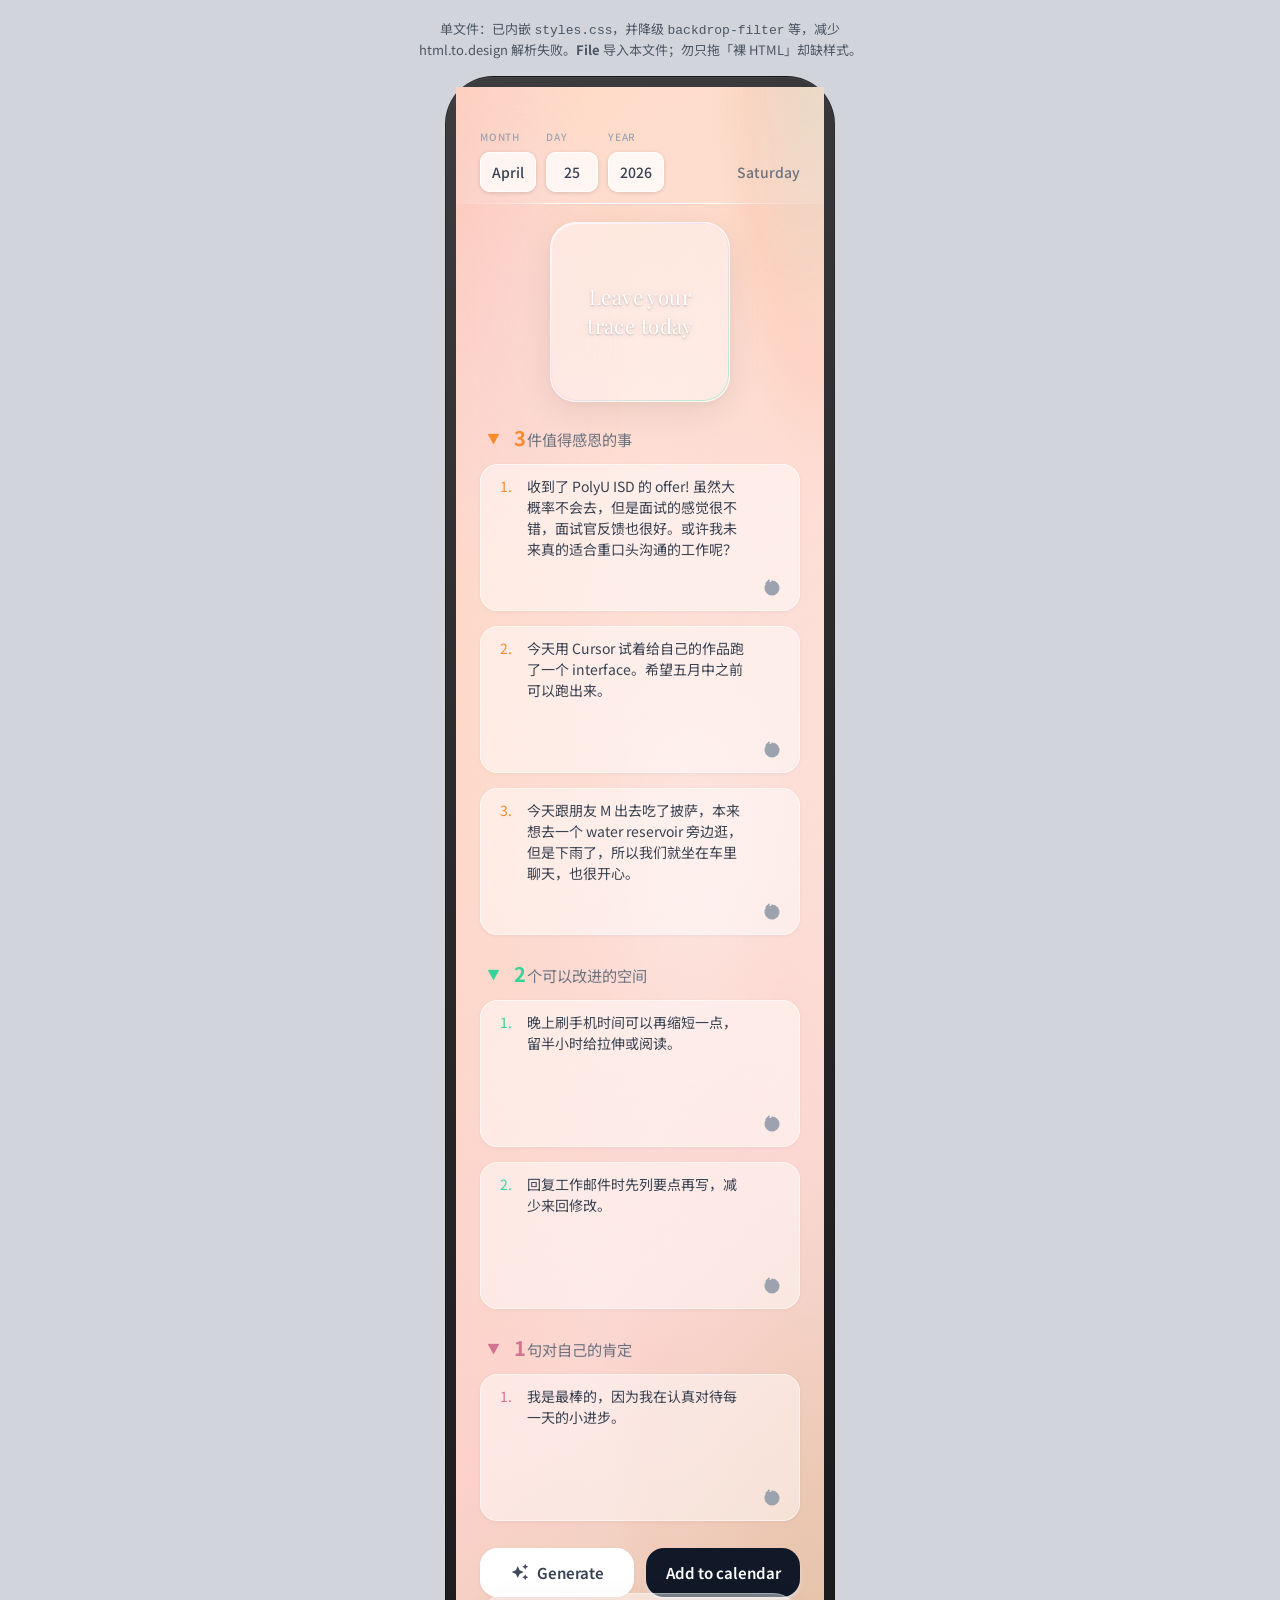
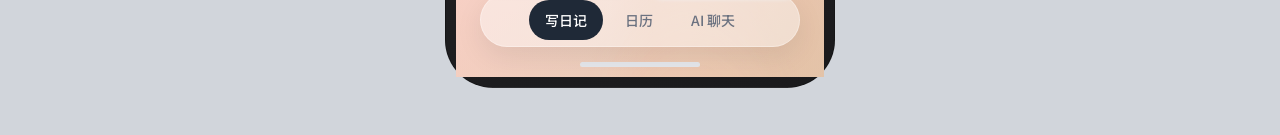
<file: figma-diary-expanded-singlefile.html>
<!DOCTYPE html>
<html lang="zh-Hans">
  <head>
    <meta charset="utf-8" />
    <meta name="viewport" content="width=device-width, initial-scale=1" />
    <title>Trace 写日记 · 单文件内嵌 CSS · html.to.design</title>
    <link rel="preconnect" href="https://fonts.googleapis.com" />
    <link rel="preconnect" href="https://fonts.gstatic.com" crossorigin />
    <link
      href="https://fonts.googleapis.com/css2?family=Noto+Sans+SC:wght@400;500;600;700&family=Playfair+Display:ital@0;1&display=swap"
      rel="stylesheet"
    />
    <style>
/* Trace — 每日反思界面 */

:root {
  /* Figma 823:724 — Portfolio-Total-Wendi */
  /* 屏内 mesh 基底（色相不变，略提高浓度） */
  --bg-mesh-base: #fff8f0;
  --bg-mesh-peach: #ffd9c4;
  --bg-mesh-peach-deep: #ffb088;
  /* 与 mesh 主色一致（屏内流动渐变四色） */
  --page-grad-peach: #ffa576;
  --page-grad-pink: #f8d7e6;
  --page-grad-mint: #96dab2;
  --text: #374151;
  --text-muted: #9ca3af;
  --orange: #fa8a2e;
  --teal: #34d399;
  /* 「肯定」区块：与背景粉 --page-grad-pink 同系，加深供标题对比 */
  --section-rose: #d47292;
  --navy: #1f2937;
  --save-bg: #111827;
  --phone-frame: #2a2a2c;
  --phone-frame-shine: #3d3d40;
  --phone-frame-border: rgba(0, 0, 0, 0.28);
  --card-glass: rgba(255, 255, 255, 0.92);
  --shadow-soft: 0 8px 32px rgba(0, 0, 0, 0.06);
  --shadow-input: 0 1px 4px rgba(0, 0, 0, 0.05);
  --shadow-input-inset: inset 0 0 0 0.5px rgb(255, 255, 255);
  --shadow-card: 0 1px 4px rgba(0, 0, 0, 0.2);
  --shadow-tab: 0 2px 3px -1px rgb(243, 244, 246), 0 6px 8px -1px rgb(243, 244, 246);
  --shadow-save: 0 1px 2px -1px rgb(229, 231, 235), 0 3px 4px -1px rgb(229, 231, 235);
  --radius-lg: 26px;
  --radius-md: 18px;
  --radius-sm: 14px;
  --font-sans: "Noto Sans SC", "PingFang SC", "Microsoft YaHei", sans-serif;
  --font-serif: "Playfair Display", "Songti SC", "Georgia", serif;
  /* 主内容区左右内边距（与顶栏全宽拉伸、底栏水平对齐同值） */
  --app-pad-x: 24px;
  /* 与写日记 .head 顶栏一致：内容距屏内顶部的首段留白 */
  --app-pad-top: 35px;
  /* .head 内底(12) + 下外边距(18) — 到 hero 正方体上沿；日历月年栏到毛玻璃格用同一基线，使格顶 = hero 顶 */
  --app-diary-hero-skip: calc(12px + 18px);
}

*,
*::before,
*::after {
  box-sizing: border-box;
}

html,
body {
  width: 100%;
  height: 100%;
  margin: 0;
}

body {
  font-family: var(--font-sans);
  color: var(--text-muted);
  background: #ffffff;
  min-height: 100dvh;
  display: flex;
  align-items: center;
  justify-content: center;
  padding: 32px 16px 48px;
  overflow: hidden;
  overscroll-behavior: none;
}

/* 流动渐变：仅屏内 .app__flow-bg，大背景不动 */
@keyframes gradient {
  0% {
    background-position: 0% 50%;
  }
  50% {
    background-position: 100% 50%;
  }
  100% {
    background-position: 0% 50%;
  }
}

.page {
  display: flex;
  justify-content: center;
  align-items: center;
  width: 100%;
  height: 100%;
  overflow: hidden;
}

/* —— 手机外框（效果图） —— */
.phone {
  --phone-w: 390px;
  --phone-h: 780px;
  --bezel: 10px;
  width: var(--phone-w);
  max-width: 100%;
  filter: none;
}

.phone__bezel {
  position: relative;
  background: linear-gradient(155deg, var(--phone-frame-shine) 0%, var(--phone-frame) 42%, #1a1a1c 100%);
  border-radius: 48px;
  padding: var(--bezel);
  border: 0.5px solid var(--phone-frame-border);
  box-shadow: inset 0 1px 0 rgba(255, 255, 255, 0.06);
}

.phone__screen {
  position: relative;
  border-radius: 36px;
  overflow: hidden;
  overscroll-behavior: none;
  background: var(--bg-mesh-base);
  height: var(--phone-h);
  max-height: min(85dvh, 800px);
}

/* Figma 截图：柔和 mesh — 左上粉、右上薄荷、中上亮白、下半桃色（右下略浓） */
.app {
  position: relative;
  /* 不裁切子级横向溢出，避免太阳光晕在 .app 层被切（phone__screen 仍做圆角裁切） */
  overflow: visible;
  display: flex;
  flex-direction: column;
  height: 100%;
  background:
    radial-gradient(90% 75% at 96% 96%, rgba(255, 165, 118, 0.55) 0%, rgba(255, 198, 160, 0.3) 38%, transparent 62%),
    radial-gradient(80% 65% at 6% 92%, rgba(255, 210, 180, 0.62) 0%, rgba(255, 228, 200, 0.32) 45%, transparent 60%),
    radial-gradient(100% 70% at 52% 108%, rgba(255, 185, 145, 0.46) 0%, transparent 48%),
    /* 右上：薄荷与桃色混叠，避免整屏成一块橙 */
    radial-gradient(46% 40% at 100% 0%, rgba(160, 215, 188, 0.26) 0%, rgba(255, 198, 172, 0.34) 45%, transparent 64%),
    radial-gradient(50% 42% at 0% 4%, rgba(248, 215, 230, 0.68) 0%, rgba(252, 236, 244, 0.34) 48%, transparent 65%),
    radial-gradient(85% 58% at 50% 22%, rgba(255, 255, 255, 0.78) 0%, rgba(255, 248, 240, 0.48) 42%, transparent 70%),
    linear-gradient(185deg, var(--bg-mesh-base) 0%, #fff6f0 26%, #ffeedd 46%, var(--bg-mesh-peach) 74%, var(--bg-mesh-peach-deep) 100%);
}

.app__flow-bg {
  position: absolute;
  inset: 0;
  z-index: 0;
  pointer-events: none;
  opacity: 0.5;
  /* 粉 / 桃 / 薄荷交错，动效扫过时不会整段同色 */
  background: linear-gradient(
    -45deg,
    var(--page-grad-peach) 0%,
    var(--page-grad-pink) 16%,
    var(--bg-mesh-peach-deep) 28%,
    var(--page-grad-mint) 38%,
    var(--page-grad-pink) 48%,
    var(--page-grad-peach) 58%,
    var(--page-grad-mint) 68%,
    var(--page-grad-pink) 82%,
    var(--bg-mesh-peach-deep) 100%
  );
  background-size: 400% 400%;
  animation: gradient 15s ease infinite;
}

/* 弥散环境光：底图不动，叠层仅使用与 mesh 相同的色相（柔光 + 极淡扫光，偏 glass / ambient） */
.app__ambient {
  position: absolute;
  inset: 0;
  z-index: 1;
  overflow: hidden;
  pointer-events: none;
  isolation: isolate;
}

.app__ambient-sheen {
  position: absolute;
  inset: -60%;
  opacity: 0.26;
  background: linear-gradient(
    118deg,
    transparent 0%,
    transparent 38%,
    rgba(255, 255, 255, 0.14) 49%,
    rgba(255, 255, 255, 0.08) 52%,
    transparent 63%,
    transparent 100%
  );
  background-size: 220% 220%;
  mix-blend-mode: soft-light;
  animation: ambientSheenDrift 140s linear infinite;
  will-change: background-position;
}

.app__blob {
  position: absolute;
  border-radius: 50%;
  filter: blur(52px);
  will-change: transform, opacity;
  transform: translate3d(0, 0, 0);
}

/* 光斑色相与 .app 底图径向一致，仅做位移 / 缩放 / 透明度呼吸 */
.app__blob--mint {
  width: 72%;
  height: 40%;
  left: 58%;
  top: -20%;
  background: radial-gradient(ellipse 50% 50% at 50% 50%, rgba(150, 215, 185, 0.28), transparent 70%);
  opacity: 0.36;
  animation: ambientBlobMint 92s ease-in-out infinite;
}

.app__blob--pink {
  width: 82%;
  height: 50%;
  left: -24%;
  top: -10%;
  background: radial-gradient(ellipse 52% 52% at 50% 50%, rgba(248, 215, 230, 0.52), transparent 70%);
  opacity: 0.56;
  animation: ambientBlobPink 108s ease-in-out infinite;
  animation-delay: -12s;
}

.app__blob--peach {
  width: 108%;
  height: 58%;
  left: 10%;
  bottom: -42%;
  top: auto;
  background: radial-gradient(ellipse 52% 52% at 50% 50%, rgba(255, 168, 125, 0.4), rgba(255, 210, 185, 0.26) 48%, transparent 68%);
  opacity: 0.52;
  animation: ambientBlobPeach 76s ease-in-out infinite;
  animation-delay: -8s;
}

.app__blob--cream {
  width: 92%;
  height: 46%;
  left: 18%;
  top: 26%;
  background: radial-gradient(ellipse 48% 48% at 50% 50%, rgba(255, 252, 248, 0.42), transparent 72%);
  opacity: 0.48;
  animation: ambientBlobCream 124s ease-in-out infinite;
  animation-delay: -20s;
}

@keyframes ambientSheenDrift {
  0% {
    background-position: 0% 40%;
  }
  100% {
    background-position: 100% 60%;
  }
}

@keyframes ambientBlobMint {
  0%,
  100% {
    transform: translate3d(0, 0, 0) scale(1);
    opacity: 0.4;
  }
  33% {
    transform: translate3d(-6%, 5%, 0) scale(1.06);
    opacity: 0.52;
  }
  66% {
    transform: translate3d(4%, -4%, 0) scale(1.03);
    opacity: 0.44;
  }
}

@keyframes ambientBlobPink {
  0%,
  100% {
    transform: translate3d(0, 0, 0) scale(1.02);
    opacity: 0.45;
  }
  40% {
    transform: translate3d(7%, 4%, 0) scale(1.08);
    opacity: 0.55;
  }
  70% {
    transform: translate3d(-4%, -3%, 0) scale(0.98);
    opacity: 0.42;
  }
}

@keyframes ambientBlobPeach {
  0%,
  100% {
    transform: translate3d(0, 0, 0) scale(1);
    opacity: 0.42;
  }
  35% {
    transform: translate3d(5%, -5%, 0) scale(1.07);
    opacity: 0.52;
  }
  65% {
    transform: translate3d(-6%, 3%, 0) scale(1.02);
    opacity: 0.46;
  }
}

@keyframes ambientBlobCream {
  0%,
  100% {
    transform: translate3d(0, 0, 0) scale(1);
    opacity: 0.35;
  }
  50% {
    transform: translate3d(-5%, 6%, 0) scale(1.12);
    opacity: 0.48;
  }
}

@media (prefers-reduced-motion: reduce) {
  .app__flow-bg {
    animation: none;
    background-position: 0% 50%;
  }

  .app__ambient-sheen,
  .app__blob {
    animation: none !important;
  }

  .hero.hero--generating::after {
    animation: none;
    background-position: 50% 50%;
  }

  .hero {
    background: rgba(255, 255, 255, 0.42);
  }

}

.app__scroll {
  position: relative;
  z-index: 2;
  flex: 1;
  min-height: 0;
  overflow-y: auto;
  /* 允许输入框右侧太阳光晕溢出，避免被横向裁掉 */
  overflow-x: visible;
  -webkit-overflow-scrolling: touch;
  overscroll-behavior-y: contain;
  padding: 0 var(--app-pad-x) 12px;
  /* 给底部悬浮 tab/home-bar 预留空间，避免文案被遮挡 */
  padding-bottom: calc(140px + env(safe-area-inset-bottom, 0));
  scrollbar-width: thin;
  scrollbar-color: rgba(0, 0, 0, 0.15) transparent;
}

.app__scroll::-webkit-scrollbar {
  width: 1.5px;
}

.app__scroll::-webkit-scrollbar-thumb {
  background: rgba(0, 0, 0, 0.12);
  border-radius: 999px;
}

.view {
  display: none;
}

.view--active {
  display: block;
}

/* AI 聊天 Tab：.app__scroll 不整块滚动；仅 .ai-chat__messages 内滚动，输入框固定在可视区底部 */
.app__scroll:has(> .view.view--ai.view--active) {
  overflow-y: hidden;
  display: flex;
  flex-direction: column;
  /* 让 AI 内容区底边与底部 tab 顶边发生重叠，不留额外空缝 */
  padding-bottom: 0;
}

.app__scroll:has(> .view.view--ai.view--active) > .view.view--ai.view--active {
  flex: 1 1 auto;
  min-height: 0;
  display: flex !important;
  flex-direction: column;
}

.app__scroll:has(> .view.view--ai.view--active) > .view.view--ai.view--active .ai-chat {
  flex: 1 1 auto;
  min-height: 0;
}

.app__scroll:has(> .view.view--ai.view--active) > .view.view--ai.view--active .ai-chat__messages {
  flex: 1 1 auto;
  min-height: 0;
  overflow-y: auto;
  -webkit-overflow-scrolling: touch;
  overscroll-behavior-y: contain;
  /* 让消息可滚到输入框/底部 tab 下方，不被遮挡 */
  padding-bottom: calc(132px + env(safe-area-inset-bottom, 0));
}

.app__scroll:has(> .view.view--ai.view--active) > .view.view--ai.view--active .ai-chat__composer {
  flex-shrink: 0;
  position: absolute;
  left: 0;
  right: 0;
  bottom: calc(40px + env(safe-area-inset-bottom, 0));
  z-index: 6;
  margin-top: 0;
}

/* Header：sticky 顶栏；毛玻璃铺满横线以上整段横向区域（抵消 scroll 左右 padding，顶到屏内两侧） */
.head {
  position: sticky;
  top: 0;
  z-index: 3;
  display: block;
  box-sizing: border-box;
  width: calc(100% + 2 * var(--app-pad-x));
  margin: 0 calc(-1 * var(--app-pad-x)) 18px;
  padding: var(--app-pad-top) var(--app-pad-x) 12px;
  border-radius: 0;
  overflow: hidden;
  background: rgba(255, 252, 248, 0.12);
  backdrop-filter: blur(14px) saturate(150%);
  -webkit-backdrop-filter: blur(14px) saturate(150%);
}

.head::after {
  content: "";
  position: absolute;
  left: 0;
  right: 0;
  bottom: 0;
  height: 1px;
  background: linear-gradient(
    90deg,
    transparent 0%,
    rgba(255, 255, 255, 0.25) 14%,
    rgba(255, 255, 255, 0.85) 28%,
    #ffffff 42%,
    #ffffff 58%,
    rgba(255, 255, 255, 0.85) 72%,
    rgba(255, 255, 255, 0.25) 86%,
    transparent 100%
  );
  pointer-events: none;
}

.head__date {
  width: 100%;
  min-width: 0;
}

/* 上排标签 / 下排白框+星期 同一行对齐，星期与 2026 等框竖直居中对齐 */
.head__date-grid {
  display: grid;
  grid-template-columns: repeat(3, auto) minmax(0, 1fr);
  column-gap: 10px;
  row-gap: 6px;
  align-items: center;
  width: 100%;
  box-sizing: border-box;
}

.head__date-grid__label {
  min-width: 0;
  align-self: end;
}

.head__date-grid__pad {
  min-width: 0;
}

.head__label {
  font-size: 10px;
  font-weight: 500;
  letter-spacing: 0.08em;
  text-transform: uppercase;
  color: var(--text-muted);
}

.head__box {
  min-width: 52px;
  padding: 10px 12px;
  background: rgba(255, 255, 255, 0.75);
  border-radius: 10px;
  font-size: 14px;
  font-weight: 500;
  text-align: center;
  box-shadow: inset 0 0 0 1px rgba(255, 255, 255, 0.9), 0 1px 4px rgba(0, 0, 0, 0.15);
  color: var(--text);
}

.head__weekday {
  margin: 0;
  font-family: var(--font-sans);
  font-size: 14px;
  font-weight: 500;
  color: #6b7280;
  line-height: 1.45;
  justify-self: end;
  text-align: right;
  white-space: nowrap;
}

/* Hero（p1）— 圆角正方形白卡，对齐 p2：纯白、大圆角、衬线、柔阴影 */
.hero {
  box-sizing: border-box;
  width: min(100%, 180px);
  aspect-ratio: 1 / 1;
  margin-left: auto;
  margin-right: auto;
  border-radius: 26px;
  background: rgba(255, 255, 255, 0.42);
  backdrop-filter: blur(18px) saturate(155%);
  -webkit-backdrop-filter: blur(18px) saturate(155%);
  border: 1px solid rgba(255, 255, 255, 0.62);
  box-shadow:
    inset 0 1px 0 rgba(255, 255, 255, 0.72),
    0 10px 36px rgba(0, 0, 0, 0.08),
    0 2px 10px rgba(0, 0, 0, 0.04);
  display: flex;
  align-items: center;
  justify-content: center;
  padding: clamp(20px, 6vw, 32px);
  margin-bottom: 24px;
  position: relative;
  overflow: hidden;
}

.hero::before {
  content: "";
  position: absolute;
  inset: 0;
  z-index: 3;
  border-radius: inherit;
  padding: 1px;
  pointer-events: none;
  background: linear-gradient(135deg, rgba(255, 255, 255, 0.95) 0%, rgba(255, 214, 233, 0.9) 45%, rgba(166, 236, 205, 0.9) 100%);
  -webkit-mask: linear-gradient(#000 0 0) content-box, linear-gradient(#000 0 0);
  -webkit-mask-composite: xor;
  mask-composite: exclude;
}

/* Generate 中：方卡内与 .app__flow-bg 同色系、0deg 的流动色（用垂直扫 position，与 0° 色带方向一致） */
@keyframes heroGradient0 {
  0% {
    background-position: 50% 0%;
  }
  50% {
    background-position: 50% 100%;
  }
  100% {
    background-position: 50% 0%;
  }
}

.hero.hero--generating::after {
  content: "";
  position: absolute;
  inset: 0;
  border-radius: inherit;
  z-index: 1;
  pointer-events: none;
  opacity: 0.5;
  background: linear-gradient(
    0deg,
    var(--page-grad-peach) 0%,
    var(--page-grad-pink) 16%,
    var(--bg-mesh-peach-deep) 28%,
    var(--page-grad-mint) 38%,
    var(--page-grad-pink) 48%,
    var(--page-grad-peach) 58%,
    var(--page-grad-mint) 68%,
    var(--page-grad-pink) 82%,
    var(--bg-mesh-peach-deep) 100%
  );
  background-size: 400% 400%;
  animation: heroGradient0 15s ease infinite;
  will-change: background-position;
}

.hero__quote {
  position: relative;
  z-index: 2;
  margin: 0;
  display: flex;
  flex-direction: column;
  justify-content: center;
  align-items: center;
  gap: 0.15em;
  max-width: 11.5rem;
  font-family: var(--font-serif);
  font-size: clamp(1.05rem, 3.8vw, 1.28rem);
  font-weight: 400;
  font-style: normal;
  letter-spacing: 0.02em;
  text-align: center;
  color: #ffffff;
  line-height: 1.28;
  text-shadow:
    0 1px 2px rgba(31, 41, 55, 0.28),
    0 0 12px rgba(31, 41, 55, 0.12);
}

.hero__generated {
  position: absolute;
  inset: 0;
  width: 100%;
  height: 100%;
  object-fit: cover;
  border-radius: inherit;
  z-index: 0;
  opacity: 0;
  transform: scale(1);
  transform-origin: center center;
  transition: opacity 0.3s ease, transform 0.3s ease;
}

.hero.hero--has-image .hero__generated {
  opacity: 1;
  /* 强制中心裁切，尽量吃掉模型内置留白 */
  transform: scale(1.14);
}

/* Regenerate：旧图 50% 透，让下层 0° 流动色透出来；色层在图下方 */
.hero.hero--has-image.hero--generating::after {
  z-index: 0;
}

.hero.hero--has-image.hero--generating .hero__generated {
  z-index: 1;
  opacity: 0.2;
}

.hero.hero--has-image .hero__quote {
  opacity: 0;
}

/* 生成图时取消内边距，让图片铺满整个方形卡片 */
.hero.hero--has-image {
  padding: 0;
}

.hero__line {
  display: block;
  max-width: 100%;
}

/* Blocks */
.block {
  margin-bottom: 22px;
}

.block__title {
  display: flex;
  align-items: center;
  gap: 8px;
  font-size: 0.95rem;
  font-weight: 700;
  margin: 0 0 12px;
}

.block__toggle {
  display: inline-flex;
  align-items: center;
  justify-content: center;
  width: 26px;
  height: 26px;
  padding: 0;
  border: none;
  background: transparent;
  cursor: pointer;
  touch-action: manipulation;
}

.block__title-text {
  display: inline-block;
  cursor: pointer;
}

.block__title-text:focus-visible {
  outline: 2px solid rgba(148, 163, 184, 0.75);
  outline-offset: 3px;
  border-radius: 6px;
}

.block__title-text--gratitude {
  color: #6b7280;
  font-weight: 400;
}

.block__count {
  display: inline-block;
  line-height: 1;
  margin-right: 1px;
}

.block__count--orange {
  color: var(--orange);
  font-size: 1.32em;
  font-weight: 700;
}

.block__count--teal {
  color: var(--teal);
  font-size: 1.32em;
  font-weight: 700;
}

.block__count--violet {
  color: var(--section-rose);
  font-size: 1.32em;
  font-weight: 700;
}

.block__title--orange {
  color: var(--orange);
}

.block__title--teal {
  color: var(--teal);
}

.block__title--violet {
  color: var(--section-rose);
}

/* 右指三角：左竖边、顶点朝右，与标题文字同列对齐 */
.block__title .block__dot {
  display: block;
  width: 11px;
  height: 12px;
  flex-shrink: 0;
  border-radius: 0;
  clip-path: polygon(0 0, 0 100%, 100% 50%);
  -webkit-clip-path: polygon(0 0, 0 100%, 100% 50%);
  transform: rotate(0deg);
  transition: transform 0.25s ease;
}

.block__title--orange .block__dot {
  background: var(--orange);
  filter: drop-shadow(0 0 0.5px rgba(255, 255, 255, 0.55));
}

.block__title--teal .block__dot {
  background: var(--teal);
  filter: drop-shadow(0 0 5px rgba(52, 211, 153, 0.55));
}

.block__title--violet .block__dot {
  background: var(--section-rose);
  filter: drop-shadow(0 0 5px rgba(212, 114, 146, 0.45));
}

.block__list {
  display: flex;
  flex-direction: column;
  gap: 10px;
  overflow: visible;
  max-height: 1200px;
  opacity: 1;
  transform: translateY(0);
  transition:
    max-height 0.35s ease,
    opacity 0.25s ease,
    transform 0.25s ease;
}

.block:not(.block--collapsed) .block__dot {
  transform: rotate(90deg);
}

.block.block--collapsed .block__list {
  max-height: 0;
  overflow: hidden;
  opacity: 0;
  transform: translateY(-4px);
  pointer-events: none;
}

/* 聚焦时：小太阳盖在毛玻璃上（仍 pointer-events: none 不挡操作） */
.input-wrap {
  position: relative;
  display: block;
  width: 100%;
  overflow: visible;
  isolation: isolate;
}

/* 大太阳：起点在输入区底边略收进右侧（与示意一致），再升至右上角、由小放大 */
.input-wrap .input-sun {
  position: absolute;
  z-index: 2;
  /* 比框底再略低一截，起点更靠下 */
  top: calc(100% - 80px + 16px);
  right: 20px;
  width: 80px;
  height: 80px;
  pointer-events: none;
  display: block;
  opacity: 0;
  transform: translate(calc(50% - 14px), calc(-50% + 16px)) scale(0.28);
  transform-origin: 100% 100%;
  transition:
    opacity 0.55s ease,
    transform 0.9s cubic-bezier(0.28, 1, 0.4, 1),
    top 0.9s cubic-bezier(0.28, 1, 0.4, 1),
    right 0.9s cubic-bezier(0.28, 1, 0.4, 1);
}

.input-wrap:focus-within .input-sun {
  opacity: 1;
  top: 0;
  /* 再向右一点，减少与输入文字重叠 */
  right: 0;
  transform: translate(calc(50% - 14px - 2px), calc(-50% + 16px)) scale(1);
}

.input-wrap .input {
  position: relative;
  z-index: 0;
}

/* 与区块标题同色的序号（placeholder 无法分色，用前缀实现） */
.input-prefix {
  position: absolute;
  left: 20px;
  top: 12px;
  z-index: 1;
  pointer-events: none;
  user-select: none;
  font-size: 14px;
  font-weight: 400;
  line-height: 1.5;
  font-family: inherit;
}

.input-prefix--orange {
  color: var(--orange);
}

.input-prefix--teal {
  color: var(--teal);
}

.input-prefix--rose {
  color: var(--section-rose);
}

/* 左内边距 = 与输入区左侧对齐(20px) + 序号占位 + 与「点」的间隔略小于此前 */
.input-wrap:has(.input-prefix) .input--area {
  padding-left: calc(20px + 1.35em + 8px);
}

.input-reset {
  position: absolute;
  right: 8px;
  bottom: 8px;
  z-index: 3;
  width: 26px;
  height: 26px;
  padding: 0;
  border: none;
  display: inline-flex;
  align-items: center;
  justify-content: center;
  color: rgba(255, 255, 255, 0.96);
  background: transparent;
  cursor: pointer;
  transition: transform 0.1s ease, opacity 0.2s ease;
}

.input-reset svg {
  display: block;
  width: 25px;
  height: 25px;
}

.input-reset svg path {
  fill: currentColor;
}

.input-reset:hover {
  opacity: 0.85;
}

.input-reset:active {
  transform: scale(0.92);
}

@media (prefers-reduced-motion: reduce) {
  .input-wrap .input-sun {
    transition: none;
  }
}

/* Inputs */
.input {
  width: 100%;
  border: none;
  border-radius: var(--radius-md);
  padding: 12px 14px;
  font-size: 14px;
  font-family: inherit;
  color: var(--text);
  background: rgba(255, 255, 255, 0.48);
  backdrop-filter: blur(14px);
  -webkit-backdrop-filter: blur(14px);
  box-shadow: var(--shadow-input-inset), var(--shadow-input);
  resize: vertical;
  overflow-x: hidden;
  overflow-y: auto;
  scrollbar-gutter: stable;
  scrollbar-width: thin;
  scrollbar-color: rgba(120, 130, 150, 0.45) transparent;
  min-height: 44px;
  transition: box-shadow 0.2s ease, background 0.2s ease;
}

.input::-webkit-scrollbar {
  width: 8px;
}

.input::-webkit-scrollbar-track {
  background: transparent;
  border-radius: 999px;
}

.input::-webkit-scrollbar-thumb {
  background: rgba(120, 130, 150, 0.35);
  border-radius: 999px;
  border: 2px solid transparent;
  background-clip: padding-box;
}

.input::placeholder {
  color: var(--text-muted);
}

/* 聚焦环与正文/占位灰区分，各区与标题色一致 */
.input:focus {
  outline: none;
  background: rgba(255, 255, 255, 0.72);
  box-shadow: var(--shadow-input-inset), var(--shadow-input), 0 0 0 2px rgba(55, 65, 81, 0.18);
}

.block:has(.block__title--orange) .input:focus {
  box-shadow: var(--shadow-input-inset), var(--shadow-input), 0 0 0 2px rgba(250, 138, 46, 0.42);
}

.block:has(.block__title--teal) .input:focus {
  box-shadow: var(--shadow-input-inset), var(--shadow-input), 0 0 0 2px rgba(52, 211, 153, 0.45);
}

.block:has(.block__title--violet) .input:focus {
  box-shadow: var(--shadow-input-inset), var(--shadow-input), 0 0 0 2px rgba(212, 114, 146, 0.45);
}

.input--area {
  line-height: 1.5;
  resize: none;
  min-height: 88px;
  padding: 12px 42px 30px 20px;
}

/* Footer actions (图2) */
.actions {
  display: flex;
  gap: 12px;
  margin-top: 8px;
  margin-bottom: 8px;
}

.actions--secondary {
  display: block;
  margin-top: 0;
  margin-bottom: 100px;
}

.actions--secondary .btn {
  width: calc((100% - 12px) / 2);
  max-width: calc((100% - 12px) / 2);
}

.actions--feedback {
  margin-top: -8px;
  margin-bottom: 14px;
  justify-content: center;
  gap: 22px;
}

.actions--feedback .btn--feedback-icon {
  flex: 0 0 auto;
  width: 44px;
  height: 44px;
  padding: 0;
  border: none;
  border-radius: 0;
  background: transparent;
  box-shadow: none;
  color: rgba(186, 188, 196, 0.9);
}

.actions--feedback .btn--feedback-icon:hover {
  opacity: 0.9;
}

.actions--feedback .btn--feedback-icon:disabled {
  opacity: 1;
}

.actions--feedback .btn--feedback-icon.is-ready {
  color: rgba(255, 255, 255, 0.98);
}

.actions--feedback .btn--feedback-icon.is-active {
  color: #fa8a2e;
}

.feedback-btn__icon {
  width: 30px;
  height: 30px;
  display: block;
  fill: currentColor;
}

/* 必须压过 .actions / .actions--secondary 的 display，否则 [hidden] 在部分 WebKit 下仍会露出按钮 */
#download-actions.download-actions--hidden {
  display: none !important;
}

.btn {
  flex: 1;
  display: inline-flex;
  align-items: center;
  justify-content: center;
  gap: 8px;
  border: none;
  border-radius: var(--radius-md);
  padding: 14px 16px;
  font-size: 15px;
  font-weight: 600;
  font-family: inherit;
  cursor: pointer;
  transition:
    transform 0.1s ease-in-out,
    opacity 0.2s ease-in-out,
    box-shadow 0.15s ease;
}

.btn__icon {
  flex-shrink: 0;
  opacity: 0.95;
}

.btn:active {
  transform: scale(0.95);
}

.btn--soft {
  background: #fff;
  color: var(--text);
  box-shadow: inset 0 0 0 1px rgba(255, 255, 255, 0.9), 0 1px 4px rgba(0, 0, 0, 0.05);
}

.btn--soft:hover {
  opacity: 0.88;
}

.btn--primary {
  position: relative;
  background: var(--save-bg);
  color: #fff;
  box-shadow: var(--shadow-save);
}

.btn--primary:hover {
  opacity: 0.88;
}

.btn:disabled {
  opacity: 0.6;
  cursor: not-allowed;
}

.generate-status {
  min-height: 18px;
  margin: 8px 4px 12px;
  font-size: 12px;
  line-height: 1.4;
  color: rgba(55, 65, 81, 0.78);
}

.generate-status--error {
  color: rgba(185, 28, 28, 0.92);
}

/* 日历页：外层无毛玻璃；月/年与写日记顶栏同系白卡；仅 .calendar-grid 为毛玻璃块 */
.calendar-page {
  margin-top: var(--app-pad-top);
  margin-bottom: 100px;
}

.calendar-page-head {
  margin-bottom: var(--app-diary-hero-skip);
  display: flex;
  align-items: end;
  justify-content: space-between;
  gap: 12px;
}

/* 与写日记 .head__date-grid 前了两列同系：上标签 + 下白卡，10px 列间距、左右靠紧 */
.calendar-page-head__grid {
  display: grid;
  grid-template-columns: auto auto;
  column-gap: 10px;
  row-gap: 6px;
  align-items: center;
  width: auto;
  max-width: 100%;
  box-sizing: border-box;
  justify-content: start;
}

.calendar-page-head__grid .head__date-grid__label {
  align-self: end;
}

.calendar-page-head__search-btn {
  align-self: end;
  flex-shrink: 0;
  width: 64px;
  height: 64px;
  border: none;
  border-radius: 10px;
  padding: 8px;
  background: transparent;
  color: #ffffff;
  box-shadow: none;
  cursor: default;
  transform: translateY(6px);
}

.calendar-page-head__search-btn svg {
  display: block;
  width: 100%;
  height: 100%;
  filter: drop-shadow(0 2px 4px rgba(0, 0, 0, 0.18));
}

.calendar-grid {
  --cal-line: rgba(55, 65, 81, 0.2);
  display: grid;
  grid-template-columns: repeat(7, 1fr);
  box-sizing: border-box;
  border: 1px solid rgba(255, 255, 255, 0.55);
  border-radius: 14px;
  overflow: hidden;
  background: rgba(255, 255, 255, 0.38);
  backdrop-filter: blur(16px) saturate(150%);
  -webkit-backdrop-filter: blur(16px) saturate(150%);
  box-shadow:
    inset 0 1px 0 rgba(255, 255, 255, 0.72),
    0 10px 36px rgba(0, 0, 0, 0.08),
    0 2px 10px rgba(0, 0, 0, 0.04);
}

.calendar-grid__week {
  box-sizing: border-box;
  padding: 6px 0;
  text-align: center;
  font-size: 13px;
  color: rgba(31, 41, 55, 0.85);
  /* 星期行单独铺半透明白，更白但仍见底层渐变 */
  background: rgba(255, 255, 255, 0.5);
  border-right: 1px solid var(--cal-line);
  border-bottom: 1px solid var(--cal-line);
}

.calendar-grid__day {
  box-sizing: border-box;
  width: 100%;
  min-height: 0;
  aspect-ratio: 1 / 1;
  padding: 5px 6px;
  border-right: 1px solid var(--cal-line);
  border-bottom: 1px solid var(--cal-line);
  font-size: 14px;
  color: rgba(31, 41, 55, 0.88);
  position: relative;
  overflow: hidden;
}

.calendar-grid__day-label {
  position: relative;
  z-index: 2;
}

.calendar-grid__day-art {
  position: absolute;
  inset: 0;
  width: 100%;
  height: 100%;
  object-fit: cover;
  opacity: 0;
  transform: scale(1.03);
  filter: brightness(0.82) saturate(0.96);
  transition: opacity 0.7s ease, transform 0.7s ease;
  z-index: 1;
}

.calendar-grid__day-art--visible {
  opacity: 0.78;
  transform: scale(1);
}

.calendar-grid__day--has-art .calendar-grid__day-label {
  color: rgba(255, 255, 255, 0.96);
  text-shadow: 0 1px 2px rgba(0, 0, 0, 0.38);
}

/* 日历底：刮刮乐式毛玻璃（见 ScratchCardGlassUI 设计，纯 HTML/CSS 实现） */
.scratch-card-glass__top-note {
  margin: 26px 6px 8px;
  font-size: 12px;
  line-height: 1.4;
  font-weight: 500;
  color: rgba(55, 65, 81, 0.72);
  letter-spacing: 0.02em;
  text-align: center;
}

.scratch-card-glass__top-note-caret {
  display: inline-block;
  margin-left: 6px;
  width: 0;
  height: 0;
  border-left: 7px solid transparent;
  border-right: 7px solid transparent;
  border-top: 10px solid currentColor;
  transform: translateY(1px);
}

.scratch-card-glass {
  position: relative;
  width: 100%;
  max-width: 100%;
  aspect-ratio: 1.6 / 1;
  margin-top: 0;
  /* 阴影只能在带 mask 的 __body 上画，否则会沿外层直角盒出现「方框」 */
}

.scratch-card-glass__mask-defs {
  position: absolute;
  width: 0;
  height: 0;
  overflow: hidden;
}

.scratch-card-glass__body {
  position: absolute;
  inset: 0;
  /* 外形完全交给 SVG mask，避免与 border-radius 双描边；描边用 inset 光晕 */
  border: none;
  border-radius: 0;
  /* 与 .calendar-grid 同等级毛玻璃，和日历日期区视觉一致 */
  background: rgba(255, 255, 255, 0.38);
  box-shadow:
    inset 0 1px 0 rgba(255, 255, 255, 0.72),
    inset 0 0 0 2px rgba(255, 255, 255, 0.5),
    0 10px 36px rgba(0, 0, 0, 0.08),
    0 2px 10px rgba(0, 0, 0, 0.04);
  -webkit-backdrop-filter: blur(16px) saturate(150%);
  backdrop-filter: blur(16px) saturate(150%);
  -webkit-mask: url(#scratch-ticket-mask);
  mask: url(#scratch-ticket-mask);
  -webkit-mask-size: 100% 100%;
  mask-size: 100% 100%;
  -webkit-mask-repeat: no-repeat;
  mask-repeat: no-repeat;
  -webkit-mask-position: 0 0;
  mask-position: 0 0;
}

.scratch-card-glass__body-shine {
  position: absolute;
  inset: 0;
  border-radius: inherit;
  background: linear-gradient(135deg, rgba(255, 255, 255, 0.12) 0%, transparent 50%, rgba(255, 255, 255, 0.05) 100%);
  pointer-events: none;
}

.scratch-card-glass__hint {
  position: absolute;
  top: 12%;
  left: 20px;
  right: 20px;
  z-index: 5;
  margin: 0;
  display: flex;
  align-items: center;
  justify-content: space-between;
  font-size: 15px;
  font-weight: 600;
  letter-spacing: 0.06em;
  color: rgba(255, 255, 255, 0.9);
  text-shadow: 0 2px 6px rgba(31, 41, 55, 0.34);
}

.scratch-card-glass__hint-left {
  display: inline-flex;
  align-items: center;
  gap: 6px;
}

.scratch-card-glass__hint-icon {
  display: inline-flex;
  line-height: 0;
  color: var(--orange);
}

.scratch-card-glass__hint-decoration {
  display: block;
  width: 34px;
  height: 34px;
}

.scratch-card-glass__hint-date {
  font-size: 15px;
  letter-spacing: 0.04em;
  color: rgba(255, 255, 255, 0.82);
}

/* 30% 高度处的点状打孔线：背景单元必须正方形，小圆点才是正圆 */
.scratch-card-glass__perforation {
  position: absolute;
  top: 30%;
  left: 24px;
  right: 24px;
  z-index: 3;
  height: 7px;
  margin-top: -3px;
  transform: translateY(0);
  /* circle + 等距 repeat，避免 6×4 非等比把圆拉成菱形/椭圆 */
  background-image: radial-gradient(
    circle,
    rgba(255, 255, 255, 0.58) 0 2.4px,
    transparent 2.5px
  );
  background-size: 7px 7px;
  background-repeat: repeat-x;
  background-position: 0 50%;
  pointer-events: none;
  opacity: 0.9;
}

.scratch-card-glass__content {
  position: absolute;
  inset: 0;
  z-index: 4;
  --scratch-panel-gap: 1.2rem;
  box-sizing: border-box;
  pointer-events: none;
  isolation: isolate;
}

.scratch-card-glass__panel {
  position: absolute;
  left: 1.5rem;
  right: 1.5rem;
  z-index: 1;
  /* 面板上沿 = 虚线底边 + gap；虚线底边约在 30% + 4px */
  top: calc(30% + 4px + var(--scratch-panel-gap));
  bottom: var(--scratch-panel-gap);
  box-sizing: border-box;
  border-radius: 20px;
  overflow: hidden;
  min-height: 2.5rem;
  pointer-events: auto;
  touch-action: none;
  /* 与原先占位块同轮廓；交互涂层由 canvas 模拟毛玻璃，底层为揭晓文案 */
}

.scratch-card-glass__reveal {
  position: absolute;
  inset: 0;
  z-index: 0;
  display: flex;
  flex-direction: column;
  align-items: center;
  justify-content: center;
  padding: 0.8rem;
  gap: 10px;
  text-align: center;
  background: #fdb476;
}

.scratch-card-glass__reveal-text {
  margin: 0;
  font-size: 15px;
  font-weight: 400;
  line-height: 1.5;
  letter-spacing: 0.04em;
  color: rgba(31, 41, 55, 0.9);
  max-width: 92%;
  font-style: italic;
  text-wrap: balance;
  word-break: keep-all;
  overflow-wrap: normal;
  padding-bottom: 42px;
}

.scratch-card-glass__reveal-text::before {
  content: "“";
}

.scratch-card-glass__reveal-text::after {
  content: "”";
}

.scratch-card-glass__source-btn {
  position: absolute;
  right: 14px;
  bottom: 14px;
  z-index: 3;
  pointer-events: auto;
  border: none;
  border-radius: 999px;
  padding: 6px 10px;
  font-size: 11px;
  font-weight: 600;
  letter-spacing: 0.04em;
  color: var(--orange);
  background: #ffffff;
  box-shadow: inset 0 0 0 1px rgba(250, 138, 46, 0.3);
  cursor: pointer;
  transition: transform 120ms ease, background-color 120ms ease;
}

.scratch-card-glass__source-btn.scratch-card-glass__source-btn--hidden {
  opacity: 0;
  pointer-events: none;
}

.scratch-card-glass__source-btn:hover {
  background: rgba(255, 255, 255, 0.95);
  transform: translateY(-1px);
}

.scratch-card-glass__source-btn:active {
  transform: translateY(0);
}

.scratch-card-glass__scratch-hint {
  position: absolute;
  top: 50%;
  left: 50%;
  transform: translate(-50%, -50%);
  z-index: 2;
  margin: 0;
  padding: 0;
  font-size: 12px;
  font-weight: 600;
  letter-spacing: 0.04em;
  color: rgba(250, 138, 46, 0.72);
  background: transparent;
  white-space: nowrap;
  pointer-events: none;
  transition: opacity 180ms ease;
}

.scratch-card-glass__scratch-hint--hidden {
  opacity: 0;
}

.scratch-card-glass__scratch {
  position: absolute;
  inset: 0;
  z-index: 1;
  display: block;
  width: 100%;
  height: 100%;
  cursor: crosshair;
}

.calendar-glass-panel__hint {
  margin: 0;
  display: flex;
  align-items: center;
  gap: 6px;
  font-size: 12px;
  font-weight: 600;
  letter-spacing: 0.06em;
  color: var(--text-muted);
}

.calendar-glass-panel__hint-icon {
  display: inline-flex;
  line-height: 0;
  color: currentColor;
}

.calendar-glass-panel__decoration {
  display: block;
  width: 24px;
  height: 24px;
}

.calendar-modal[hidden] {
  display: none !important;
}

.calendar-modal {
  position: absolute;
  inset: 0;
  z-index: 30;
  display: flex;
  align-items: center;
  justify-content: center;
  padding: 18px;
}

.calendar-modal__backdrop {
  position: absolute;
  inset: 0;
  background: rgba(17, 24, 39, 0.45);
  backdrop-filter: blur(2px);
}

.calendar-modal__panel {
  position: relative;
  z-index: 1;
  width: min(320px, calc(100vw - 36px));
  border-radius: 18px;
  padding: 16px 14px 14px;
  background: rgba(255, 245, 236, 0.96);
  box-shadow: 0 16px 40px rgba(0, 0, 0, 0.24);
}

.calendar-modal__panel--diary {
  max-height: min(78vh, 640px);
  overflow: hidden;
  border-top-right-radius: 18px;
  border-bottom-right-radius: 18px;
  padding-right: 8px;
}

.calendar-modal__panel--source {
  max-height: min(78vh, 640px);
  overflow: hidden;
  padding-right: 8px;
}

.calendar-modal__panel--analysis {
  position: relative;
  width: min(340px, calc(100% - 36px));
  max-width: 100%;
  padding: 12px 12px 14px;
  display: flex;
  flex-direction: column;
  gap: 10px;
  background: linear-gradient(
    125deg,
    rgba(220, 252, 240, 0.5) 0%,
    rgba(255, 250, 240, 0.96) 45%,
    rgba(255, 235, 220, 0.75) 100%
  );
}

.calendar-analysis-modal__head {
  padding-right: 34px;
  min-height: 28px;
}

.calendar-analysis-modal__hint {
  margin: 0;
  font-size: 13px;
  font-weight: 600;
  line-height: 1.35;
  color: rgba(31, 41, 55, 0.92);
}

/* 选日期步：不要 min-height，否则日历比强制高度矮时会在网格下方出现一大块空白 */
.calendar-analysis-modal__grid-wrap {
  border-radius: 14px;
  overflow: hidden;
  box-shadow:
    0 4px 22px rgba(15, 23, 42, 0.1),
    0 2px 10px rgba(15, 23, 42, 0.06),
    inset 0 1px 0 rgba(255, 255, 255, 0.65);
  box-sizing: border-box;
}

.calendar-analysis-modal__grid-wrap .calendar-grid {
  margin: 0;
}

.calendar-analysis-modal__actions {
  display: flex;
  gap: 10px;
  margin-top: 2px;
}

.calendar-analysis-modal__btn {
  flex: 1 1 0;
  min-width: 0;
  padding-left: 10px;
  padding-right: 10px;
}

.calendar-analysis-modal__step {
  display: flex;
  flex-direction: column;
  gap: 10px;
}

/* 必须压过本类的 display:flex，否则设 hidden 时第一步仍会显示（日历与勾选两行叠在一起使弹窗过长） */
.calendar-analysis-modal__step[hidden] {
  display: none !important;
}

.calendar-analysis-modal__options {
  display: flex;
  flex-direction: column;
  gap: 10px;
}

.calendar-analysis-option {
  display: flex;
  align-items: center;
  gap: 10px;
  padding: 12px 14px;
  border-radius: 14px;
  background: rgba(255, 255, 255, 0.52);
  border: 1px solid rgba(255, 255, 255, 0.55);
  cursor: pointer;
  font-size: 14px;
  font-weight: 400;
  color: rgba(31, 41, 55, 0.95);
  user-select: none;
}

.calendar-analysis-option:active {
  opacity: 0.92;
}

.calendar-analysis-option input {
  width: 18px;
  height: 18px;
  accent-color: rgba(15, 33, 73, 0.95);
}

.calendar-analysis-option__text {
  flex: 1;
}

/* 分析弹窗内多选：仅半透橙层；数字白色且叠在最上 */
#calendar-analysis-grid-host .calendar-grid__day.calendar-analysis-modal__day--selected::after {
  content: "";
  position: absolute;
  inset: 0;
  z-index: 2;
  background: rgba(249, 115, 22, 0.42);
  pointer-events: none;
}

#calendar-analysis-grid-host .calendar-grid__day.calendar-analysis-modal__day--selected .calendar-grid__day-label {
  position: relative;
  z-index: 10;
  color: rgba(255, 255, 255, 0.98);
  font-weight: 700;
  text-shadow: 0 1px 3px rgba(0, 0, 0, 0.4);
}

.calendar-modal__close {
  position: absolute;
  top: 8px;
  right: 8px;
  width: 28px;
  height: 28px;
  border: none;
  border-radius: 999px;
  background: rgba(31, 41, 55, 0.1);
  color: rgba(31, 41, 55, 0.85);
  font-size: 18px;
  line-height: 1;
  cursor: pointer;
}

.calendar-modal__back {
  position: absolute;
  top: 10px;
  left: 10px;
  border: none;
  border-radius: 999px;
  padding: 5px 10px;
  background: rgba(31, 41, 55, 0.1);
  color: rgba(31, 41, 55, 0.9);
  font-size: 12px;
  font-weight: 600;
  cursor: pointer;
}

.calendar-modal__nav {
  position: absolute;
  /* 对齐到正方形图片的垂直中线：panel padding + zoom-cell margin-top + zoom-cell 一半高度 */
  top: calc(16px + 10px + (min(250px, 100%) / 2));
  transform: translateY(-50%);
  width: 24px;
  height: 24px;
  border: none;
  border-radius: 0;
  background: transparent;
  color: var(--save-bg);
  text-shadow: none;
  font-size: 38px;
  font-weight: 800;
  line-height: 1;
  cursor: pointer;
  z-index: 2;
  padding: 0;
}

.calendar-modal__nav--prev {
  left: 4px;
}

.calendar-modal__nav--next {
  right: 4px;
}

.calendar-modal__nav:disabled {
  opacity: 0.4;
  cursor: not-allowed;
}

.calendar-modal__zoom-cell {
  width: min(250px, 100%);
  aspect-ratio: 1 / 1;
  margin: 10px auto 14px;
  border-radius: 12px;
  border: 1px solid rgba(31, 41, 55, 0.15);
  overflow: hidden;
}

.calendar-modal__zoom-cell .calendar-grid__day {
  width: 100%;
  height: 100%;
  aspect-ratio: auto;
  padding: 12px;
  border: none;
  background: rgba(255, 255, 255, 0.72);
  font-size: 22px;
}

.calendar-modal__zoom-empty {
  width: 100%;
  height: 100%;
  display: flex;
  align-items: center;
  justify-content: center;
  background: rgba(255, 255, 255, 0.72);
  padding: 0 16px;
  font-size: 14px;
  font-weight: 400;
  color: rgba(107, 114, 128, 0.95);
  white-space: nowrap;
  overflow: hidden;
  text-overflow: ellipsis;
}

#calendar-day-modal.calendar-modal--empty .calendar-modal__nav,
#calendar-day-modal.calendar-modal--empty .calendar-modal__view-btn {
  display: none;
}

.calendar-modal__view-btn {
  width: 100%;
}

.calendar-modal__title {
  margin: 38px 0 10px;
  font-size: 16px;
  color: rgba(31, 41, 55, 0.94);
}

.calendar-diary-archive {
  display: flex;
  flex-direction: column;
  gap: 10px;
  max-height: min(66vh, 520px);
  overflow-y: auto;
  padding-right: 8px;
  margin-right: 2px;
}

.calendar-diary-archive__empty {
  margin: 8px 0 2px;
  font-size: 13px;
  color: rgba(75, 85, 99, 0.9);
}

.calendar-diary-archive__img {
  width: 100%;
  border-radius: 10px;
  display: block;
}

.calendar-diary-archive__section {
  border-radius: 10px;
  padding: 8px 10px;
  background: rgba(255, 255, 255, 0.76);
}

.calendar-diary-archive__section h4 {
  margin: 0 0 6px;
  font-size: 12px;
  color: rgba(55, 65, 81, 0.82);
}

.calendar-diary-archive__section--orange h4 {
  color: var(--orange);
}

.calendar-diary-archive__section--teal h4 {
  color: var(--teal);
}

.calendar-diary-archive__section--violet h4 {
  color: var(--section-rose);
}

.calendar-diary-archive__section p {
  margin: 0;
  font-size: 13px;
  line-height: 1.45;
  color: rgba(17, 24, 39, 0.92);
}

.calendar-diary-archive__item {
  padding: 8px 0;
}

.calendar-diary-archive__item + .calendar-diary-archive__item {
  border-top: 1px solid rgba(55, 65, 81, 0.16);
}

.calendar-diary-archive__index {
  font-weight: 600;
}

.calendar-diary-archive__section--orange .calendar-diary-archive__index {
  color: var(--orange);
}

.calendar-diary-archive__section--teal .calendar-diary-archive__index {
  color: var(--teal);
}

.calendar-diary-archive__section--violet .calendar-diary-archive__index {
  color: var(--section-rose);
}

/* 统一内线：只画右、下；最右一列不画右；最后一行不画下（外框由容器 border 承担，避免加粗） */
.calendar-grid > *:nth-child(7n) {
  border-right: none;
}

.calendar-grid > *:nth-child(n + 36) {
  border-bottom: none;
}

.calendar-grid__day--muted {
  background: transparent;
  color: transparent;
}

/* 与系统「今天」一致时由 JS 加上：淡橙色边 + 数字同色 */
.calendar-grid__day--today {
  position: relative;
  z-index: 4;
  color: rgba(250, 138, 46, 0.96);
}

.calendar-grid__day--today::after {
  content: "";
  position: absolute;
  inset: 0;
  box-shadow: inset 0 0 0 4px rgba(250, 138, 46, 0.9);
  pointer-events: none;
  z-index: 5;
}

.view--ai {
  min-height: calc(100% - 10px);
}

.ai-chat {
  position: relative;
  min-height: 680px;
  /* 横向不加 padding，输入框左右沿与底部 tab（margin: var(--app-pad-x)）对齐 */
  padding: 0 0 4px;
  display: flex;
  flex-direction: column;
  gap: 14px;
}

.ai-chat::before {
  content: "";
  position: absolute;
  top: 0;
  left: calc(-1 * var(--app-pad-x));
  width: calc(100% + 2 * var(--app-pad-x));
  /* 太阳 top:28px + 高度100px => 底边约128px，毛玻璃到此为止 */
  height: 128px;
  pointer-events: none;
  z-index: 4;
  background: linear-gradient(
    180deg,
    rgba(255, 255, 255, 0.2) 0%,
    rgba(255, 255, 255, 0.19) 58%,
    rgba(255, 255, 255, 0.06) 86%,
    rgba(255, 255, 255, 0) 100%
  );
  backdrop-filter: blur(14px) saturate(135%);
  -webkit-backdrop-filter: blur(14px) saturate(135%);
  -webkit-mask-image: linear-gradient(
    180deg,
    rgba(0, 0, 0, 1) 0%,
    rgba(0, 0, 0, 0.96) 62%,
    rgba(0, 0, 0, 0.22) 90%,
    rgba(0, 0, 0, 0) 100%
  );
  mask-image: linear-gradient(
    180deg,
    rgba(0, 0, 0, 1) 0%,
    rgba(0, 0, 0, 0.96) 62%,
    rgba(0, 0, 0, 0.22) 90%,
    rgba(0, 0, 0, 0) 100%
  );
}

.ai-chat::after {
  content: "";
  position: absolute;
  bottom: 0;
  left: calc(-1 * var(--app-pad-x));
  width: calc(100% + 2 * var(--app-pad-x));
  height: 136px;
  pointer-events: none;
  /* 放在内容上方、输入框与底部菜单下方 */
  z-index: 2;
  background: linear-gradient(
    0deg,
    rgba(255, 255, 255, 0.2) 0%,
    rgba(255, 255, 255, 0.19) 58%,
    rgba(255, 255, 255, 0.06) 86%,
    rgba(255, 255, 255, 0) 100%
  );
  backdrop-filter: blur(14px) saturate(135%);
  -webkit-backdrop-filter: blur(14px) saturate(135%);
  -webkit-mask-image: linear-gradient(
    0deg,
    rgba(0, 0, 0, 1) 0%,
    rgba(0, 0, 0, 0.96) 62%,
    rgba(0, 0, 0, 0.22) 90%,
    rgba(0, 0, 0, 0) 100%
  );
  mask-image: linear-gradient(
    0deg,
    rgba(0, 0, 0, 1) 0%,
    rgba(0, 0, 0, 0.96) 62%,
    rgba(0, 0, 0, 0.22) 90%,
    rgba(0, 0, 0, 0) 100%
  );
}

/* 复用写日记页同款太阳 canvas，仅位置固定到 AI 页顶部 */
.ai-chat__sun-host {
  position: absolute;
  top: 28px;
  left: 18px;
  width: 100px;
  height: 100px;
  z-index: 5;
  pointer-events: none;
}

.ai-chat__sun-host .input-sun {
  position: static;
  width: 100px;
  height: 100px;
  opacity: 1;
  transform: none;
  transition: none;
}

.ai-chat__sun-overlay {
  position: absolute;
  width: 74%;
  height: 74%;
  top: 10%;
  left: 18%;
  object-fit: contain;
  pointer-events: none;
  z-index: 3;
}

.ai-chat__messages {
  position: relative;
  z-index: 1;
  display: flex;
  flex-direction: column;
  gap: 8px;
  min-height: 0;
  /* 顶部让出太阳 UI 区域，并与太阳保持更宽垂直间距 */
  padding: 148px 14px 0;
  scrollbar-width: none; /* Firefox */
  -ms-overflow-style: none; /* legacy Edge */
}

.ai-chat__messages::-webkit-scrollbar {
  width: 0;
  height: 0;
  display: none;
}

.ai-chat__row {
  display: flex;
  width: 100%;
}

.ai-chat__row--assistant {
  justify-content: flex-start;
}

.ai-chat__row--user {
  justify-content: flex-end;
}

.ai-chat__sun {
  width: 64px;
  height: 64px;
  margin-left: 2px;
  color: #f8a755;
}

.ai-chat__sun svg {
  display: block;
  width: 100%;
  height: 100%;
}

.ai-chat__bubble {
  max-width: 84%;
  border-radius: 12px;
  /* 聊天气泡 16px；底部 tab 栏 .tab__item 仍为 14px */
  font-size: 16px;
  line-height: 1.5;
}

.ai-chat__bubble--user {
  margin-top: 4px;
  padding: 11px 18px;
  background: #ffffff;
  color: rgba(31, 41, 55, 0.95);
}

.ai-chat__bubble--assistant {
  margin-top: 2px;
  color: rgba(17, 24, 39, 0.95);
  font-weight: 400;
  max-width: 100%;
  padding-right: 12px;
}

.ai-chat__bubble--assistant.ai-chat__bubble--pending {
  color: rgba(107, 114, 128, 0.92);
}

.ai-chat__bubble--assistant.ai-chat__bubble--error {
  color: rgba(185, 28, 28, 0.92);
}

.ai-chat__bubble--trend {
  width: 100%;
  padding-right: 0;
}

.ai-chat__trend-card {
  width: min(100%, 318px);
  padding: 0 12px 10px;
  background: rgba(255, 255, 255, 0.22);
  border: 1px solid rgba(255, 255, 255, 0.38);
  border-radius: 16px;
  backdrop-filter: blur(12px) saturate(140%);
  -webkit-backdrop-filter: blur(12px) saturate(140%);
  box-shadow: 0 8px 20px rgba(15, 23, 42, 0.08);
  overflow: hidden;
}

/* 顶栏半透明白 + 雾化，透出背后渐变；标题主题橙（两卡共用） */
.ai-chat__trend-card-header {
  margin: 0 -12px;
  padding: 13px 12px 11px;
  background: rgba(255, 255, 255, 0.54);
  backdrop-filter: blur(10px) saturate(140%);
  -webkit-backdrop-filter: blur(10px) saturate(140%);
}

.ai-chat__trend-title {
  margin: 0;
  font-size: 14px;
  font-weight: 400;
  color: var(--orange);
}

.ai-chat__trend-axis-hint {
  margin: 8px 0 0;
  padding: 0 4px;
  font-size: 9px;
  line-height: 1.35;
  color: rgba(71, 85, 105, 0.82);
  text-align: center;
}

.ai-chat__trend-narrative {
  margin-top: 10px;
  padding-top: 10px;
  border-top: 1px solid rgba(255, 255, 255, 0.45);
}

.ai-chat__trend-narrative-label {
  margin: 0 0 6px;
  font-size: 12px;
  font-weight: 700;
  color: var(--orange);
}

.ai-chat__trend-narrative-text {
  margin: 0;
  font-size: 13px;
  line-height: 1.55;
  color: rgba(31, 41, 55, 0.95);
  white-space: pre-wrap;
}

.ai-chat__hidden-positive-stream {
  margin: 0;
  padding: 0;
  white-space: pre-wrap;
  word-break: break-word;
  font: inherit;
  font-size: 14px;
  line-height: 1.55;
  color: rgba(31, 41, 55, 0.95);
}

.ai-chat__bubble--hidden-positive {
  width: 100%;
  padding-right: 0;
}

.ai-chat__hidden-positive-card {
  width: min(100%, 318px);
  padding: 0 12px 12px;
  background: rgba(255, 255, 255, 0.22);
  border: 1px solid rgba(255, 255, 255, 0.38);
  border-radius: 16px;
  backdrop-filter: blur(12px) saturate(140%);
  -webkit-backdrop-filter: blur(12px) saturate(140%);
  box-shadow: 0 8px 20px rgba(15, 23, 42, 0.08);
  overflow: hidden;
}

/* 与情绪报告顶栏对齐：白条 + 橙色大标题 */
.ai-chat__hidden-positive-card .ai-chat__hidden-positive-blocks {
  margin-top: 10px;
}

.ai-chat__hidden-positive-blocks {
  display: flex;
  flex-direction: column;
  gap: 0;
}

.ai-chat__hidden-positive-section {
  margin: 0;
}

.ai-chat__hidden-positive-section:not(:last-child) {
  padding-bottom: 12px;
  margin-bottom: 12px;
  border-bottom: 2px solid rgba(255, 255, 255, 0.78);
}

.ai-chat__hidden-positive-section-title {
  position: relative;
  margin: 0 0 6px;
  padding-left: 14px;
  font-size: 14px;
  font-weight: 700;
  line-height: 1.4;
  color: rgba(17, 24, 39, 0.94);
}

.ai-chat__hidden-positive-section-title::before {
  content: "";
  position: absolute;
  left: 0;
  top: 0.5em;
  width: 6px;
  height: 6px;
  border-radius: 999px;
  background: #fa8a2e;
}

.ai-chat__hidden-positive-section-text {
  margin: 0;
  font-size: 14px;
  line-height: 1.55;
  color: rgba(31, 41, 55, 0.95);
}

.ai-chat__hidden-positive-body {
  margin: 0;
  font-size: 14px;
  line-height: 1.55;
  color: rgba(31, 41, 55, 0.95);
}

.ai-chat__trend-legend {
  margin: 10px 0 8px;
  display: flex;
  flex-wrap: wrap;
  gap: 8px 10px;
}

.ai-chat__trend-legend-item {
  display: inline-flex;
  align-items: center;
  gap: 5px;
  font-size: 10px;
  color: rgba(51, 65, 85, 0.95);
}

.ai-chat__trend-legend-swatch {
  width: 10px;
  height: 10px;
  border-radius: 999px;
  border: 1px solid rgba(255, 255, 255, 0.75);
  flex-shrink: 0;
}

.ai-chat__trend-legend-swatch--low {
  background: #2563eb;
}

.ai-chat__trend-legend-swatch--mid {
  background: #94a3b8;
}

.ai-chat__trend-legend-swatch--high {
  background: var(--orange);
}

.ai-chat__trend-chart {
  display: block;
  width: 100%;
  height: auto;
}

.ai-chat__trend-grid-line {
  stroke: rgba(148, 163, 184, 0.28);
  stroke-width: 1;
}

.ai-chat__trend-line {
  fill: none;
  stroke-width: 2.5;
  stroke-linecap: round;
  stroke-linejoin: round;
}

.ai-chat__trend-line--low {
  stroke: #2563eb;
}

.ai-chat__trend-line--mid {
  stroke: #94a3b8;
}

.ai-chat__trend-line--high {
  stroke: #fa8a2e;
}

.ai-chat__trend-dot {
  fill: #ffffff;
  stroke-width: 2;
}

.ai-chat__trend-dot--low {
  stroke: #2563eb;
}

.ai-chat__trend-dot--mid {
  stroke: #94a3b8;
}

.ai-chat__trend-dot--high {
  stroke: #fa8a2e;
}

.ai-chat__trend-score-label {
  font-size: 10px;
  font-weight: 600;
}

.ai-chat__trend-score-label--low {
  fill: #1d4ed8;
}

.ai-chat__trend-score-label--mid {
  fill: #475569;
}

.ai-chat__trend-score-label--high {
  fill: #c2410c;
}

.ai-chat__trend-day-label {
  fill: rgba(71, 85, 105, 0.9);
  font-size: 10px;
}

.ai-chat__trend-axis-title {
  fill: rgba(51, 65, 85, 0.92);
  font-size: 9px;
  font-weight: 600;
}

.ai-chat__actions {
  display: inline-flex;
  gap: 12px;
  align-items: center;
  color: rgba(107, 114, 128, 0.85);
}

/* 每条助手回复下：整图 assets/frame-120.svg，透明按钮均分点击区（刻意缩小整条） */
.ai-chat__actions--assistant-action-bar {
  gap: 0;
  width: auto;
  max-width: min(93px, 41vw);
}

.ai-chat__action-bar-wrap {
  position: relative;
  width: 100%;
  max-width: min(93px, 41vw);
  /* 轻微横向拉开四个图标之间的视觉间距 */
  transform: scaleX(1.08);
  transform-origin: left center;
}

.ai-chat__action-bar-img {
  display: block;
  width: 100%;
  height: auto;
  pointer-events: none;
  user-select: none;
}

.ai-chat__action-bar-hits {
  position: absolute;
  inset: 0;
  display: flex;
  align-items: stretch;
}

.ai-chat__action-hit {
  flex: 1 1 0;
  min-width: 0;
  margin: 0;
  padding: 0;
  border: none;
  background: transparent;
  cursor: pointer;
  opacity: 0;
}

.ai-chat__actions--assistant-action-bar.ai-chat__actions--enter {
  opacity: 0;
  transform: translateY(4px);
  transition: opacity 220ms ease, transform 220ms ease;
}

.ai-chat__actions--assistant-action-bar.ai-chat__actions--enter.is-visible {
  opacity: 1;
  transform: translateY(0);
}

.ai-chat__action-btn {
  width: 24px;
  height: 24px;
  padding: 0;
  border: none;
  background: transparent;
  color: inherit;
  cursor: pointer;
}

.ai-chat__action-btn svg {
  width: 100%;
  height: 100%;
  display: block;
}

.ai-chat__composer {
  position: relative;
  z-index: 1;
  margin-top: auto;
  padding: 0 0 2px;
}

/* 胶囊容器：默认白底无橙框；聚焦时橙边（与日历魔法棒 var(--orange) 一致） */
.ai-chat__field {
  width: 100%;
  box-sizing: border-box;
  display: flex;
  align-items: center;
  gap: 4px;
  min-height: 52px;
  padding: 5px 6px 5px 18px;
  border-radius: 999px;
  border: 2px solid transparent;
  background: #ffffff;
  transition: border-color 0.18s ease;
}

.ai-chat__field:focus-within {
  border-color: var(--orange);
}

.ai-chat__input {
  flex: 1;
  min-width: 0;
  height: 40px;
  padding: 0 8px 0 0;
  border: none;
  border-radius: 0;
  background: transparent;
  font-size: 16px;
  font-family: inherit;
  color: rgba(17, 24, 39, 0.92);
  outline: none;
}

.ai-chat__send-btn {
  flex-shrink: 0;
  width: 40px;
  height: 40px;
  padding: 0;
  border: none;
  border-radius: 999px;
  background: var(--navy);
  color: #ffffff;
  display: flex;
  align-items: center;
  justify-content: center;
  cursor: pointer;
  transition: transform 0.1s ease, opacity 0.15s ease;
}

.ai-chat__send-btn svg {
  width: 20px;
  height: 20px;
  display: block;
}

.ai-chat__send-btn:active {
  transform: scale(0.96);
  opacity: 0.92;
}

/* Tab bar：与滚动区重叠略大，整体上移，浮在 mesh 上 */
.tab {
  position: relative;
  z-index: 4;
  flex-shrink: 0;
  display: flex;
  align-items: center;
  justify-content: center;
  gap: 6px;
  margin: -32px var(--app-pad-x) 15px;
  padding: 6px 8px;
  background: rgba(255, 255, 255, 0.44);
  backdrop-filter: blur(26px) saturate(200%);
  -webkit-backdrop-filter: blur(26px) saturate(200%);
  border: 1px solid rgba(255, 255, 255, 0.32);
  border-radius: 32px;
  /* 仅向下柔影，去掉顶部 inset 高光，减轻与背景的硬分界 */
  box-shadow: 0 10px 28px rgba(0, 0, 0, 0.08);
}

.tab__item {
  border: none;
  background: transparent;
  padding: 10px 16px;
  font-size: 14px;
  font-weight: 500;
  font-family: inherit;
  color: #6b7280;
  border-radius: 999px;
  cursor: pointer;
  text-decoration: none;
  white-space: nowrap;
  transition: opacity 0.2s ease-in-out, transform 0.1s ease-in-out;
}

.tab__item--active {
  background: var(--navy);
  color: #fff;
}

.tab__item--active:hover,
.tab__item--active:focus,
.tab__item--active:focus-visible {
  color: #fff;
}

.tab__item--active.tab__link {
  color: #fff;
}

.tab__item--active:hover {
  background: var(--navy);
  color: #fff;
  opacity: 1;
}

.tab__link {
  color: #6b7280;
}

.tab__link:hover {
  color: #6b7280;
}

.tab__link:active,
.tab__item:active {
  transform: scale(0.95);
  opacity: 0.88;
}

.home-bar {
  position: relative;
  z-index: 2;
  width: 36%;
  max-width: 120px;
  height: 5px;
  margin: 0 auto 10px;
  background: #e5e7eb;
  border-radius: 100px;
  flex-shrink: 0;
}

/* 窄屏：压缩手机高度 */
@media (max-height: 720px) {
  .phone__screen {
    max-height: 78dvh;
  }

  .hero {
    width: min(100%, 180px);
    border-radius: 24px;
  }
}

@media (max-width: 420px) {
  .phone {
    --phone-w: 100%;
  }
}

/* —— figma-diary-long.html：单列长画板，无屏内滚动裁切，便于整页截图导入 Figma —— */
body.figma-diary-export {
  display: block;
  height: auto;
  min-height: 100%;
  overflow-x: hidden;
  overflow-y: auto;
  overscroll-behavior: auto;
  padding: 20px 16px 48px;
  background: #d1d5db;
}

.figma-diary-export__hint {
  max-width: 480px;
  margin: 0 auto 16px;
  padding: 0 8px;
  font-size: 13px;
  line-height: 1.45;
  color: #4b5563;
  text-align: center;
}

body.figma-diary-export .page {
  height: auto;
  min-height: 0;
  overflow: visible;
  align-items: flex-start;
}

body.figma-diary-export .phone__screen {
  height: auto !important;
  max-height: none !important;
  overflow: visible !important;
}

body.figma-diary-export .app {
  height: auto !important;
  min-height: 0;
}

body.figma-diary-export .app__scroll {
  flex: 0 0 auto !important;
  min-height: 0 !important;
  overflow: visible !important;
  padding-bottom: 20px;
}

body.figma-diary-export .block__toggle {
  pointer-events: none;
  cursor: default;
}

body.figma-diary-export .block__title-text {
  cursor: default;
}

body.figma-diary-export textarea.input {
  cursor: default;
  resize: none;
  pointer-events: none;
}

body.figma-diary-export textarea.input:focus {
  box-shadow: var(--shadow-input-inset), var(--shadow-input);
}

body.figma-diary-export .input-reset--static {
  pointer-events: none;
  cursor: default;
  color: #9ca3af;
}

body.figma-diary-export .tab__item.tab__link {
  cursor: default;
  pointer-events: none;
}

@media print {
  .figma-diary-export__hint {
    display: none;
  }
}

    </style>
    <style>

/* html.to.design：常见解析失败时版面塌缩、SVG 放大 —— 关闭毛玻璃/强模糊，固定手机宽度与重置按钮尺寸 */
html body.figma-diary-export *,
html body.figma-diary-export *::before,
html body.figma-diary-export *::after {
  backdrop-filter: none !important;
  -webkit-backdrop-filter: none !important;
}
html body.figma-diary-export .app__ambient .app__blob,
html body.figma-diary-export .app__ambient-sheen {
  filter: none !important;
  mix-blend-mode: normal !important;
}
html body.figma-diary-export .phone {
  width: min(390px, 100%) !important;
  max-width: 390px !important;
  margin-left: auto !important;
  margin-right: auto !important;
}
html body.figma-diary-export .input-reset--static {
  display: flex !important;
  align-items: center !important;
  justify-content: center !important;
  width: 40px !important;
  height: 40px !important;
  max-width: 40px !important;
  min-width: 40px !important;
  flex-shrink: 0 !important;
}
html body.figma-diary-export .input-reset--static svg {
  width: 20px !important;
  height: 20px !important;
  max-width: 20px !important;
  max-height: 20px !important;
}

      body.figma-diary-expanded-export textarea.input--area {
        min-height: 5.75rem;
        line-height: 1.5;
      }
    </style>
  </head>

  <body class="figma-diary-export figma-diary-expanded-export">
    <p class="figma-diary-export__hint" aria-hidden="true">
      单文件：已内嵌 <code>styles.css</code>，并降级 <code>backdrop-filter</code> 等，减少 html.to.design 解析失败。<strong>File</strong> 导入本文件；勿只拖「裸 HTML」却缺样式。
    </p>
    <div class="page">
      <div class="phone" aria-label="手机预览外框">
        <div class="phone__bezel">
          <div class="phone__screen">
            <main class="app">
              <div class="app__flow-bg" aria-hidden="true"></div>
              <div class="app__ambient" aria-hidden="true">
                <div class="app__ambient-sheen"></div>
                <div class="app__blob app__blob--mint"></div>
                <div class="app__blob app__blob--pink"></div>
                <div class="app__blob app__blob--peach"></div>
                <div class="app__blob app__blob--cream"></div>
              </div>
              <div class="app__scroll">
                <section class="view view--diary view--active" data-view="diary">
                  <header class="head">
                    <div class="head__date">
                      <div class="head__date-grid">
                        <div class="head__date-grid__label">
                          <span class="head__label">Month</span>
                        </div>
                        <div class="head__date-grid__label">
                          <span class="head__label">Day</span>
                        </div>
                        <div class="head__date-grid__label">
                          <span class="head__label">Year</span>
                        </div>
                        <div class="head__date-grid__pad" aria-hidden="true"></div>
                        <div class="head__box">April</div>
                        <div class="head__box">25</div>
                        <div class="head__box">2026</div>
                        <p class="head__weekday">Saturday</p>
                      </div>
                    </div>
                  </header>

                  <section class="hero" aria-label="今日寄语">
                    <p class="hero__quote">
                      <span class="hero__line">Leave your</span>
                      <span class="hero__line">trace today</span>
                    </p>
                  </section>

                  <section class="block">
                    <h2 class="block__title block__title--orange">
                      <span class="block__toggle" aria-hidden="true"><span class="block__dot"></span></span>
                      <span class="block__title-text block__title-text--gratitude">
                        <span class="block__count block__count--orange">3</span>件值得感恩的事
                      </span>
                    </h2>
                    <div class="block__list" id="block-list-gratitude">
                      <div class="input-wrap">
                        <span class="input-prefix input-prefix--orange" aria-hidden="true">1.</span>
                        <textarea class="input input--area" rows="5" readonly>
收到了 PolyU ISD 的 offer! 虽然大概率不会去，但是面试的感觉很不错，面试官反馈也很好。或许我未来真的适合重口头沟通的工作呢？</textarea>
                        <span class="input-reset input-reset--static" aria-hidden="true">
                          <svg viewBox="0 0 24 24" aria-hidden="true">
                            <path
                              d="M12 4a8 8 0 1 1-5.66 2.34"
                              fill="none"
                              stroke="currentColor"
                              stroke-width="2"
                              stroke-linecap="round"
                            />
                            <path
                              d="M8.5 2.8 5 6.3l4.2.1"
                              fill="none"
                              stroke="currentColor"
                              stroke-width="2"
                              stroke-linecap="round"
                              stroke-linejoin="round"
                            />
                          </svg>
                        </span>
                      </div>
                      <div class="input-wrap">
                        <span class="input-prefix input-prefix--orange" aria-hidden="true">2.</span>
                        <textarea class="input input--area" rows="5" readonly>
今天用 Cursor 试着给自己的作品跑了一个 interface。希望五月中之前可以跑出来。</textarea>
                        <span class="input-reset input-reset--static" aria-hidden="true">
                          <svg viewBox="0 0 24 24" aria-hidden="true">
                            <path
                              d="M12 4a8 8 0 1 1-5.66 2.34"
                              fill="none"
                              stroke="currentColor"
                              stroke-width="2"
                              stroke-linecap="round"
                            />
                            <path
                              d="M8.5 2.8 5 6.3l4.2.1"
                              fill="none"
                              stroke="currentColor"
                              stroke-width="2"
                              stroke-linecap="round"
                              stroke-linejoin="round"
                            />
                          </svg>
                        </span>
                      </div>
                      <div class="input-wrap">
                        <span class="input-prefix input-prefix--orange" aria-hidden="true">3.</span>
                        <textarea class="input input--area" rows="5" readonly>
今天跟朋友 M 出去吃了披萨，本来想去一个 water reservoir 旁边逛，但是下雨了，所以我们就坐在车里聊天，也很开心。</textarea>
                        <span class="input-reset input-reset--static" aria-hidden="true">
                          <svg viewBox="0 0 24 24" aria-hidden="true">
                            <path
                              d="M12 4a8 8 0 1 1-5.66 2.34"
                              fill="none"
                              stroke="currentColor"
                              stroke-width="2"
                              stroke-linecap="round"
                            />
                            <path
                              d="M8.5 2.8 5 6.3l4.2.1"
                              fill="none"
                              stroke="currentColor"
                              stroke-width="2"
                              stroke-linecap="round"
                              stroke-linejoin="round"
                            />
                          </svg>
                        </span>
                      </div>
                    </div>
                  </section>

                  <section class="block">
                    <h2 class="block__title block__title--teal">
                      <span class="block__toggle" aria-hidden="true"><span class="block__dot"></span></span>
                      <span class="block__title-text block__title-text--gratitude">
                        <span class="block__count block__count--teal">2</span>个可以改进的空间
                      </span>
                    </h2>
                    <div class="block__list">
                      <div class="input-wrap">
                        <span class="input-prefix input-prefix--teal" aria-hidden="true">1.</span>
                        <textarea class="input input--area" rows="5" readonly>
晚上刷手机时间可以再缩短一点，留半小时给拉伸或阅读。</textarea>
                        <span class="input-reset input-reset--static" aria-hidden="true">
                          <svg viewBox="0 0 24 24" aria-hidden="true">
                            <path
                              d="M12 4a8 8 0 1 1-5.66 2.34"
                              fill="none"
                              stroke="currentColor"
                              stroke-width="2"
                              stroke-linecap="round"
                            />
                            <path
                              d="M8.5 2.8 5 6.3l4.2.1"
                              fill="none"
                              stroke="currentColor"
                              stroke-width="2"
                              stroke-linecap="round"
                              stroke-linejoin="round"
                            />
                          </svg>
                        </span>
                      </div>
                      <div class="input-wrap">
                        <span class="input-prefix input-prefix--teal" aria-hidden="true">2.</span>
                        <textarea class="input input--area" rows="5" readonly>
回复工作邮件时先列要点再写，减少来回修改。</textarea>
                        <span class="input-reset input-reset--static" aria-hidden="true">
                          <svg viewBox="0 0 24 24" aria-hidden="true">
                            <path
                              d="M12 4a8 8 0 1 1-5.66 2.34"
                              fill="none"
                              stroke="currentColor"
                              stroke-width="2"
                              stroke-linecap="round"
                            />
                            <path
                              d="M8.5 2.8 5 6.3l4.2.1"
                              fill="none"
                              stroke="currentColor"
                              stroke-width="2"
                              stroke-linecap="round"
                              stroke-linejoin="round"
                            />
                          </svg>
                        </span>
                      </div>
                    </div>
                  </section>

                  <section class="block">
                    <h2 class="block__title block__title--violet">
                      <span class="block__toggle" aria-hidden="true"><span class="block__dot"></span></span>
                      <span class="block__title-text block__title-text--gratitude">
                        <span class="block__count block__count--violet">1</span>句对自己的肯定
                      </span>
                    </h2>
                    <div class="block__list">
                      <div class="input-wrap">
                        <span class="input-prefix input-prefix--rose" aria-hidden="true">1.</span>
                        <textarea class="input input--area" rows="5" readonly>
我是最棒的，因为我在认真对待每一天的小进步。</textarea>
                        <span class="input-reset input-reset--static" aria-hidden="true">
                          <svg viewBox="0 0 24 24" aria-hidden="true">
                            <path
                              d="M12 4a8 8 0 1 1-5.66 2.34"
                              fill="none"
                              stroke="currentColor"
                              stroke-width="2"
                              stroke-linecap="round"
                            />
                            <path
                              d="M8.5 2.8 5 6.3l4.2.1"
                              fill="none"
                              stroke="currentColor"
                              stroke-width="2"
                              stroke-linecap="round"
                              stroke-linejoin="round"
                            />
                          </svg>
                        </span>
                      </div>
                    </div>
                  </section>

                  <div class="actions">
                    <button type="button" class="btn btn--soft" tabindex="-1">
                      <svg class="btn__icon" width="18" height="18" viewBox="0 0 24 24" aria-hidden="true">
                        <path
                          fill="currentColor"
                          d="M19 9l1.25-2.75L23 5l-2.75-1.25L19 1l-1.25 2.75L15 5l2.75 1.25L19 9zm-7.5.5L9 4 6.5 9.5 1 12l5.5 2.5L9 20l2.5-5.5L17 12l-5.5-2.5zM19 15l-1.25 2.75L15 19l2.75 1.25L19 23l1.25-2.75L23 19l-2.75-1.25L19 15z"
                        />
                      </svg>
                      <span>Generate</span>
                    </button>
                    <button type="button" class="btn btn--primary" tabindex="-1">Add to calendar</button>
                  </div>
                </section>
              </div>

              <nav class="tab" aria-label="主导航">
                <span class="tab__item tab__link tab__item--active">写日记</span>
                <span class="tab__item tab__link">日历</span>
                <span class="tab__item tab__link">AI 聊天</span>
              </nav>
              <div class="home-bar" aria-hidden="true"></div>
            </main>
          </div>
        </div>
      </div>
    </div>
  </body>
</html>
</file>
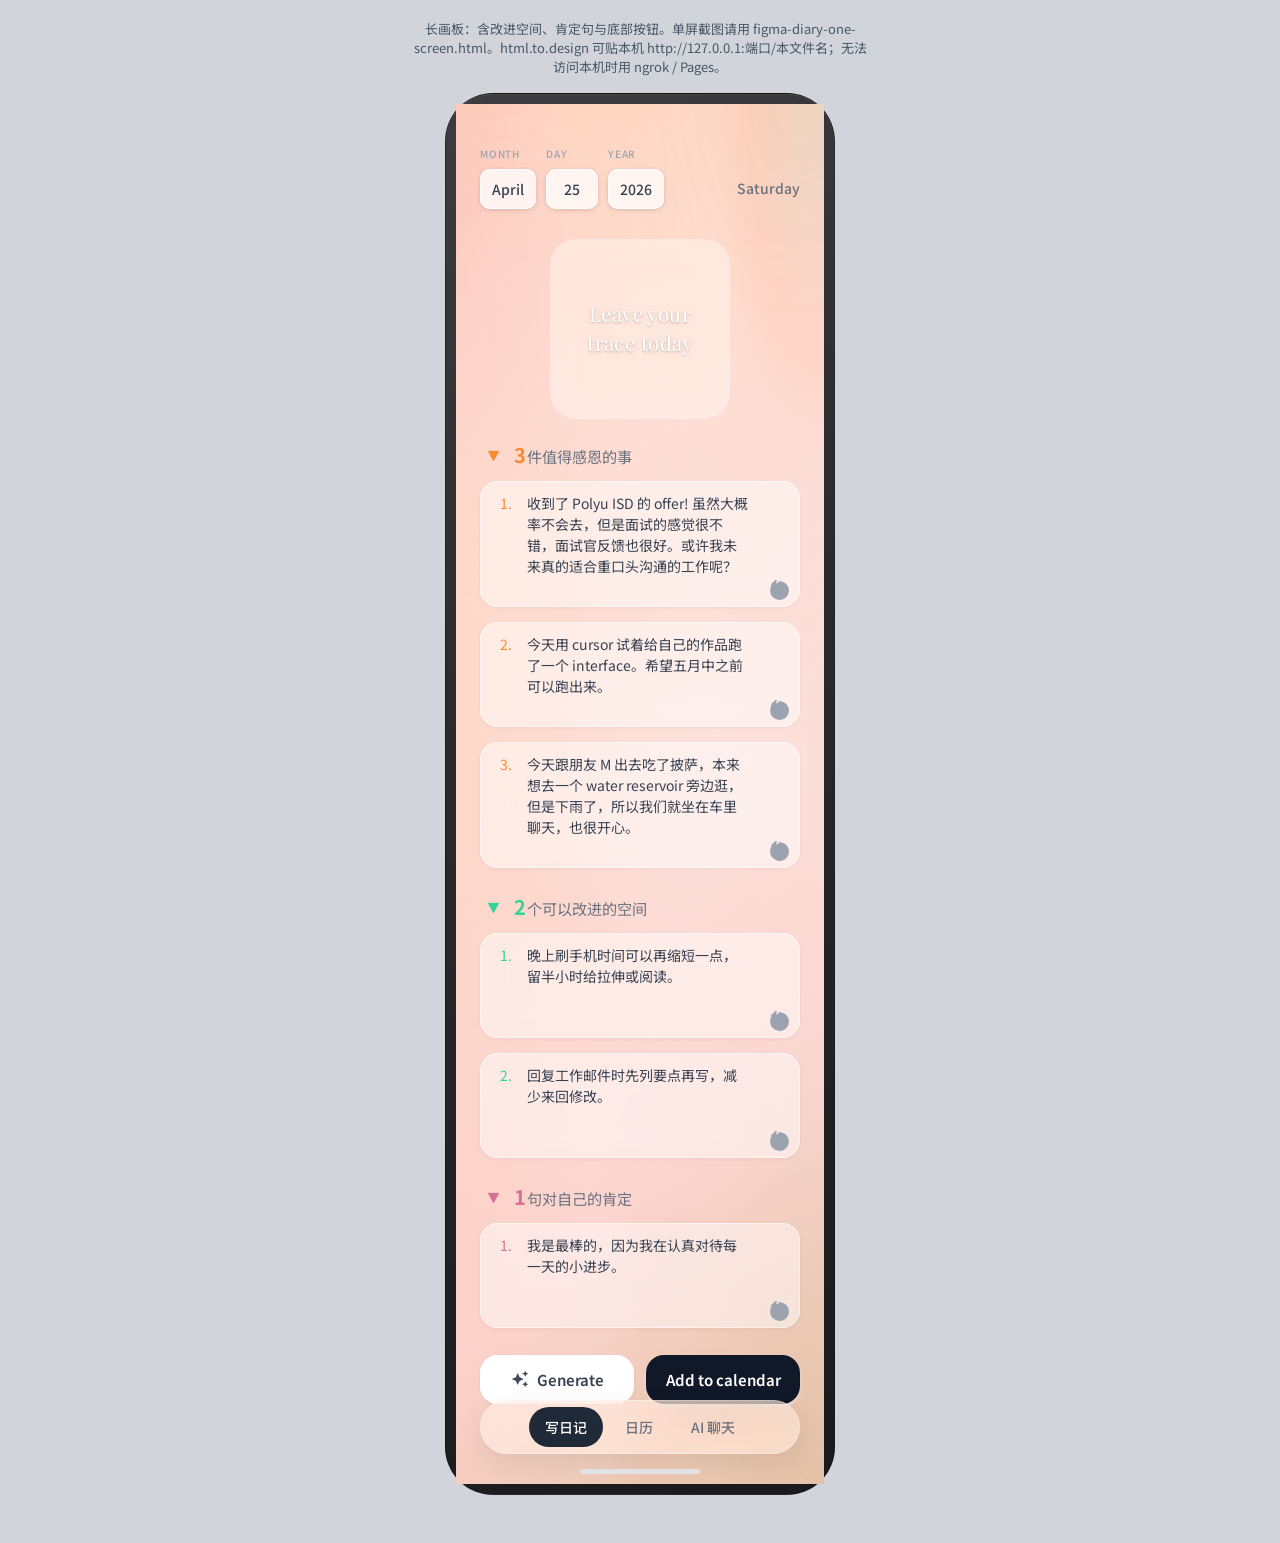
<file: figma-diary-long.html>
<!DOCTYPE html>
<html lang="zh-Hans">
  <head>
    <meta charset="utf-8" />
    <meta name="viewport" content="width=device-width, initial-scale=1" />
    <title>Trace 写日记 · Figma 长图导出</title>
    <link rel="preconnect" href="https://fonts.googleapis.com" />
    <link rel="preconnect" href="https://fonts.gstatic.com" crossorigin />
    <link
      href="https://fonts.googleapis.com/css2?family=Noto+Sans+SC:wght@400;500;600;700&family=Playfair+Display:ital@0;1&display=swap"
      rel="stylesheet"
    />
    <link rel="stylesheet" href="styles.css" />
  </head>
  <body class="figma-diary-export">
    <p class="figma-diary-export__hint" aria-hidden="true">
      长画板：含改进空间、肯定句与底部按钮。单屏截图请用 figma-diary-one-screen.html。html.to.design 可贴本机
      http://127.0.0.1:端口/本文件名；无法访问本机时用 ngrok / Pages。
    </p>
    <div class="page">
      <div class="phone" aria-label="手机预览外框">
        <div class="phone__bezel">
          <div class="phone__screen">
            <main class="app">
              <div class="app__flow-bg" aria-hidden="true"></div>
              <div class="app__ambient" aria-hidden="true">
                <div class="app__ambient-sheen"></div>
                <div class="app__blob app__blob--mint"></div>
                <div class="app__blob app__blob--pink"></div>
                <div class="app__blob app__blob--peach"></div>
                <div class="app__blob app__blob--cream"></div>
              </div>
              <div class="app__scroll">
                <section class="view view--diary view--active" data-view="diary">
                  <header class="head">
                    <div class="head__date">
                      <div class="head__date-grid">
                        <div class="head__date-grid__label">
                          <span class="head__label">Month</span>
                        </div>
                        <div class="head__date-grid__label">
                          <span class="head__label">Day</span>
                        </div>
                        <div class="head__date-grid__label">
                          <span class="head__label">Year</span>
                        </div>
                        <div class="head__date-grid__pad" aria-hidden="true"></div>
                        <div class="head__box">April</div>
                        <div class="head__box">25</div>
                        <div class="head__box">2026</div>
                        <p class="head__weekday">Saturday</p>
                      </div>
                    </div>
                  </header>

                  <section class="hero" aria-label="今日寄语">
                    <p class="hero__quote">
                      <span class="hero__line">Leave your</span>
                      <span class="hero__line">trace today</span>
                    </p>
                  </section>

                  <section class="block">
                    <h2 class="block__title block__title--orange">
                      <span class="block__toggle" aria-hidden="true"><span class="block__dot"></span></span>
                      <span class="block__title-text block__title-text--gratitude">
                        <span class="block__count block__count--orange">3</span>件值得感恩的事
                      </span>
                    </h2>
                    <div class="block__list" id="block-list-gratitude">
                      <div class="input-wrap">
                        <span class="input-prefix input-prefix--orange" aria-hidden="true">1.</span>
                        <textarea class="input input--area" rows="4" readonly>
收到了 Polyu ISD 的 offer! 虽然大概率不会去，但是面试的感觉很不错，面试官反馈也很好。或许我未来真的适合重口头沟通的工作呢？</textarea>
                        <span class="input-reset input-reset--static" aria-hidden="true">
                          <svg viewBox="0 0 24 24" aria-hidden="true">
                            <path
                              d="M12 4a8 8 0 1 1-5.66 2.34"
                              fill="none"
                              stroke="currentColor"
                              stroke-width="2"
                              stroke-linecap="round"
                            />
                            <path
                              d="M8.5 2.8 5 6.3l4.2.1"
                              fill="none"
                              stroke="currentColor"
                              stroke-width="2"
                              stroke-linecap="round"
                              stroke-linejoin="round"
                            />
                          </svg>
                        </span>
                      </div>
                      <div class="input-wrap">
                        <span class="input-prefix input-prefix--orange" aria-hidden="true">2.</span>
                        <textarea class="input input--area" rows="3" readonly>
今天用 cursor 试着给自己的作品跑了一个 interface。希望五月中之前可以跑出来。</textarea>
                        <span class="input-reset input-reset--static" aria-hidden="true">
                          <svg viewBox="0 0 24 24" aria-hidden="true">
                            <path
                              d="M12 4a8 8 0 1 1-5.66 2.34"
                              fill="none"
                              stroke="currentColor"
                              stroke-width="2"
                              stroke-linecap="round"
                            />
                            <path
                              d="M8.5 2.8 5 6.3l4.2.1"
                              fill="none"
                              stroke="currentColor"
                              stroke-width="2"
                              stroke-linecap="round"
                              stroke-linejoin="round"
                            />
                          </svg>
                        </span>
                      </div>
                      <div class="input-wrap">
                        <span class="input-prefix input-prefix--orange" aria-hidden="true">3.</span>
                        <textarea class="input input--area" rows="4" readonly>
今天跟朋友 M 出去吃了披萨，本来想去一个 water reservoir 旁边逛，但是下雨了，所以我们就坐在车里聊天，也很开心。</textarea>
                        <span class="input-reset input-reset--static" aria-hidden="true">
                          <svg viewBox="0 0 24 24" aria-hidden="true">
                            <path
                              d="M12 4a8 8 0 1 1-5.66 2.34"
                              fill="none"
                              stroke="currentColor"
                              stroke-width="2"
                              stroke-linecap="round"
                            />
                            <path
                              d="M8.5 2.8 5 6.3l4.2.1"
                              fill="none"
                              stroke="currentColor"
                              stroke-width="2"
                              stroke-linecap="round"
                              stroke-linejoin="round"
                            />
                          </svg>
                        </span>
                      </div>
                    </div>
                  </section>

                  <section class="block">
                    <h2 class="block__title block__title--teal">
                      <span class="block__toggle" aria-hidden="true"><span class="block__dot"></span></span>
                      <span class="block__title-text block__title-text--gratitude">
                        <span class="block__count block__count--teal">2</span>个可以改进的空间
                      </span>
                    </h2>
                    <div class="block__list">
                      <div class="input-wrap">
                        <span class="input-prefix input-prefix--teal" aria-hidden="true">1.</span>
                        <textarea class="input input--area" rows="3" readonly>
晚上刷手机时间可以再缩短一点，留半小时给拉伸或阅读。</textarea>
                        <span class="input-reset input-reset--static" aria-hidden="true">
                          <svg viewBox="0 0 24 24" aria-hidden="true">
                            <path
                              d="M12 4a8 8 0 1 1-5.66 2.34"
                              fill="none"
                              stroke="currentColor"
                              stroke-width="2"
                              stroke-linecap="round"
                            />
                            <path
                              d="M8.5 2.8 5 6.3l4.2.1"
                              fill="none"
                              stroke="currentColor"
                              stroke-width="2"
                              stroke-linecap="round"
                              stroke-linejoin="round"
                            />
                          </svg>
                        </span>
                      </div>
                      <div class="input-wrap">
                        <span class="input-prefix input-prefix--teal" aria-hidden="true">2.</span>
                        <textarea class="input input--area" rows="3" readonly>
回复工作邮件时先列要点再写，减少来回修改。</textarea>
                        <span class="input-reset input-reset--static" aria-hidden="true">
                          <svg viewBox="0 0 24 24" aria-hidden="true">
                            <path
                              d="M12 4a8 8 0 1 1-5.66 2.34"
                              fill="none"
                              stroke="currentColor"
                              stroke-width="2"
                              stroke-linecap="round"
                            />
                            <path
                              d="M8.5 2.8 5 6.3l4.2.1"
                              fill="none"
                              stroke="currentColor"
                              stroke-width="2"
                              stroke-linecap="round"
                              stroke-linejoin="round"
                            />
                          </svg>
                        </span>
                      </div>
                    </div>
                  </section>

                  <section class="block">
                    <h2 class="block__title block__title--violet">
                      <span class="block__toggle" aria-hidden="true"><span class="block__dot"></span></span>
                      <span class="block__title-text block__title-text--gratitude">
                        <span class="block__count block__count--violet">1</span>句对自己的肯定
                      </span>
                    </h2>
                    <div class="block__list">
                      <div class="input-wrap">
                        <span class="input-prefix input-prefix--rose" aria-hidden="true">1.</span>
                        <textarea class="input input--area" rows="3" readonly>
我是最棒的，因为我在认真对待每一天的小进步。</textarea>
                        <span class="input-reset input-reset--static" aria-hidden="true">
                          <svg viewBox="0 0 24 24" aria-hidden="true">
                            <path
                              d="M12 4a8 8 0 1 1-5.66 2.34"
                              fill="none"
                              stroke="currentColor"
                              stroke-width="2"
                              stroke-linecap="round"
                            />
                            <path
                              d="M8.5 2.8 5 6.3l4.2.1"
                              fill="none"
                              stroke="currentColor"
                              stroke-width="2"
                              stroke-linecap="round"
                              stroke-linejoin="round"
                            />
                          </svg>
                        </span>
                      </div>
                    </div>
                  </section>

                  <div class="actions">
                    <button type="button" class="btn btn--soft" tabindex="-1">
                      <svg class="btn__icon" width="18" height="18" viewBox="0 0 24 24" aria-hidden="true">
                        <path
                          fill="currentColor"
                          d="M19 9l1.25-2.75L23 5l-2.75-1.25L19 1l-1.25 2.75L15 5l2.75 1.25L19 9zm-7.5.5L9 4 6.5 9.5 1 12l5.5 2.5L9 20l2.5-5.5L17 12l-5.5-2.5zM19 15l-1.25 2.75L15 19l2.75 1.25L19 23l1.25-2.75L23 19l-2.75-1.25L19 15z"
                        />
                      </svg>
                      <span>Generate</span>
                    </button>
                    <button type="button" class="btn btn--primary" tabindex="-1">Add to calendar</button>
                  </div>
                </section>
              </div>

              <nav class="tab" aria-label="主导航">
                <span class="tab__item tab__link tab__item--active">写日记</span>
                <span class="tab__item tab__link">日历</span>
                <span class="tab__item tab__link">AI 聊天</span>
              </nav>
              <div class="home-bar" aria-hidden="true"></div>
            </main>
          </div>
        </div>
      </div>
    </div>
  </body>
</html>
</file>
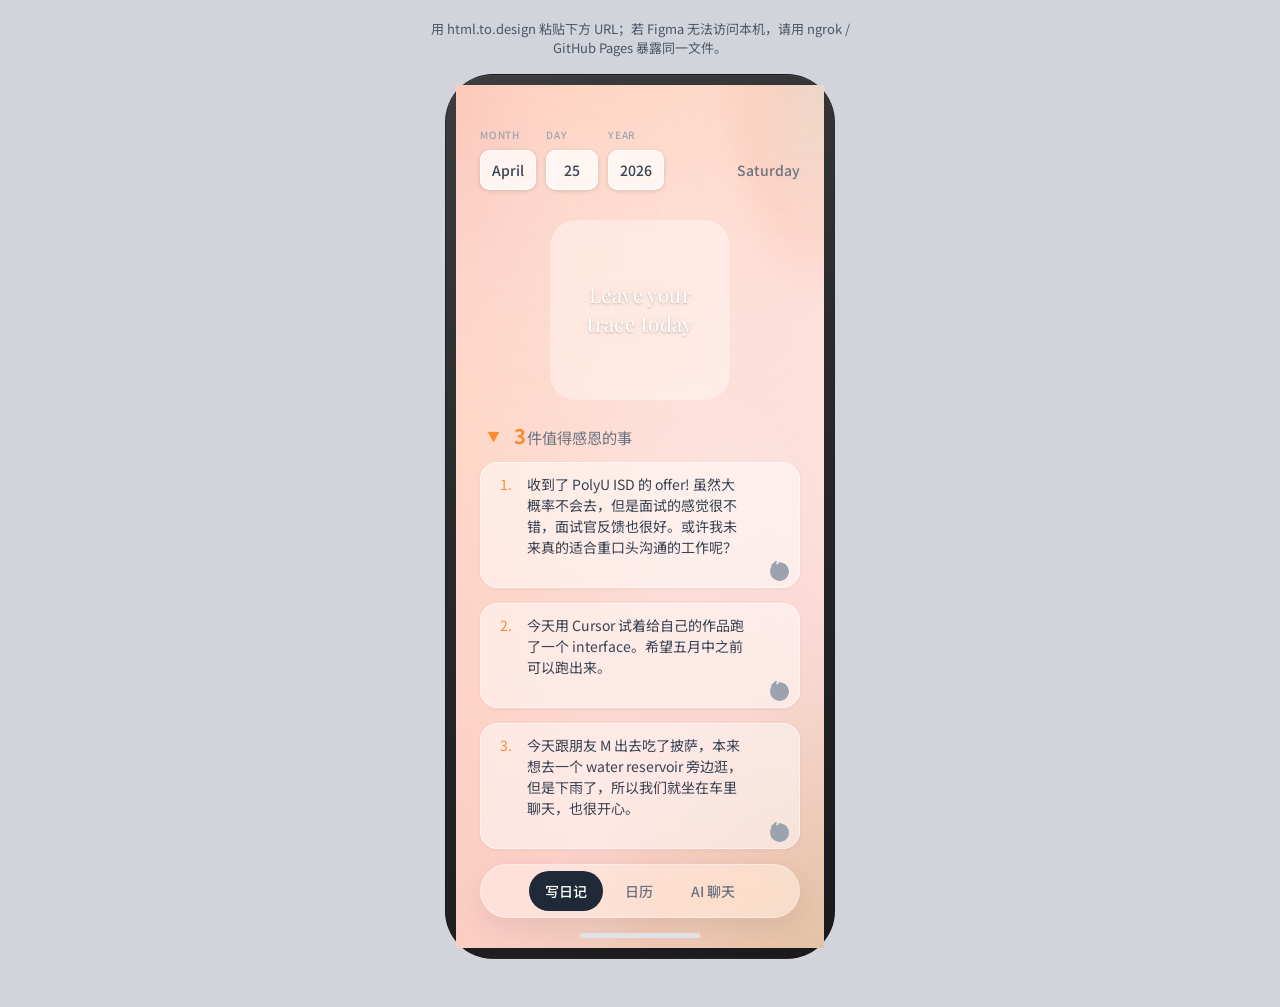
<file: figma-diary-one-screen.html>
<!DOCTYPE html>
<html lang="zh-Hans">
  <head>
    <meta charset="utf-8" />
    <meta name="viewport" content="width=device-width, initial-scale=1" />
    <title>Trace 写日记 · 单屏 · html.to.design</title>
    <link rel="preconnect" href="https://fonts.googleapis.com" />
    <link rel="preconnect" href="https://fonts.gstatic.com" crossorigin />
    <link
      href="https://fonts.googleapis.com/css2?family=Noto+Sans+SC:wght@400;500;600;700&family=Playfair+Display:ital@0;1&display=swap"
      rel="stylesheet"
    />
    <link rel="stylesheet" href="styles.css" />
  </head>
  <body class="figma-diary-export">
    <p class="figma-diary-export__hint" aria-hidden="true">
      用 html.to.design 粘贴下方 URL；若 Figma 无法访问本机，请用 ngrok / GitHub Pages 暴露同一文件。
    </p>
    <div class="page">
      <div class="phone" aria-label="手机预览外框">
        <div class="phone__bezel">
          <div class="phone__screen">
            <main class="app">
              <div class="app__flow-bg" aria-hidden="true"></div>
              <div class="app__ambient" aria-hidden="true">
                <div class="app__ambient-sheen"></div>
                <div class="app__blob app__blob--mint"></div>
                <div class="app__blob app__blob--pink"></div>
                <div class="app__blob app__blob--peach"></div>
                <div class="app__blob app__blob--cream"></div>
              </div>
              <div class="app__scroll">
                <section class="view view--diary view--active" data-view="diary">
                  <header class="head">
                    <div class="head__date">
                      <div class="head__date-grid">
                        <div class="head__date-grid__label">
                          <span class="head__label">Month</span>
                        </div>
                        <div class="head__date-grid__label">
                          <span class="head__label">Day</span>
                        </div>
                        <div class="head__date-grid__label">
                          <span class="head__label">Year</span>
                        </div>
                        <div class="head__date-grid__pad" aria-hidden="true"></div>
                        <div class="head__box">April</div>
                        <div class="head__box">25</div>
                        <div class="head__box">2026</div>
                        <p class="head__weekday">Saturday</p>
                      </div>
                    </div>
                  </header>

                  <section class="hero" aria-label="今日寄语">
                    <p class="hero__quote">
                      <span class="hero__line">Leave your</span>
                      <span class="hero__line">trace today</span>
                    </p>
                  </section>

                  <section class="block">
                    <h2 class="block__title block__title--orange">
                      <span class="block__toggle" aria-hidden="true"><span class="block__dot"></span></span>
                      <span class="block__title-text block__title-text--gratitude">
                        <span class="block__count block__count--orange">3</span>件值得感恩的事
                      </span>
                    </h2>
                    <div class="block__list" id="block-list-gratitude">
                      <div class="input-wrap">
                        <span class="input-prefix input-prefix--orange" aria-hidden="true">1.</span>
                        <textarea class="input input--area" rows="4" readonly>
收到了 PolyU ISD 的 offer! 虽然大概率不会去，但是面试的感觉很不错，面试官反馈也很好。或许我未来真的适合重口头沟通的工作呢？</textarea>
                        <span class="input-reset input-reset--static" aria-hidden="true">
                          <svg viewBox="0 0 24 24" aria-hidden="true">
                            <path
                              d="M12 4a8 8 0 1 1-5.66 2.34"
                              fill="none"
                              stroke="currentColor"
                              stroke-width="2"
                              stroke-linecap="round"
                            />
                            <path
                              d="M8.5 2.8 5 6.3l4.2.1"
                              fill="none"
                              stroke="currentColor"
                              stroke-width="2"
                              stroke-linecap="round"
                              stroke-linejoin="round"
                            />
                          </svg>
                        </span>
                      </div>
                      <div class="input-wrap">
                        <span class="input-prefix input-prefix--orange" aria-hidden="true">2.</span>
                        <textarea class="input input--area" rows="3" readonly>
今天用 Cursor 试着给自己的作品跑了一个 interface。希望五月中之前可以跑出来。</textarea>
                        <span class="input-reset input-reset--static" aria-hidden="true">
                          <svg viewBox="0 0 24 24" aria-hidden="true">
                            <path
                              d="M12 4a8 8 0 1 1-5.66 2.34"
                              fill="none"
                              stroke="currentColor"
                              stroke-width="2"
                              stroke-linecap="round"
                            />
                            <path
                              d="M8.5 2.8 5 6.3l4.2.1"
                              fill="none"
                              stroke="currentColor"
                              stroke-width="2"
                              stroke-linecap="round"
                              stroke-linejoin="round"
                            />
                          </svg>
                        </span>
                      </div>
                      <div class="input-wrap">
                        <span class="input-prefix input-prefix--orange" aria-hidden="true">3.</span>
                        <textarea class="input input--area" rows="4" readonly>
今天跟朋友 M 出去吃了披萨，本来想去一个 water reservoir 旁边逛，但是下雨了，所以我们就坐在车里聊天，也很开心。</textarea>
                        <span class="input-reset input-reset--static" aria-hidden="true">
                          <svg viewBox="0 0 24 24" aria-hidden="true">
                            <path
                              d="M12 4a8 8 0 1 1-5.66 2.34"
                              fill="none"
                              stroke="currentColor"
                              stroke-width="2"
                              stroke-linecap="round"
                            />
                            <path
                              d="M8.5 2.8 5 6.3l4.2.1"
                              fill="none"
                              stroke="currentColor"
                              stroke-width="2"
                              stroke-linecap="round"
                              stroke-linejoin="round"
                            />
                          </svg>
                        </span>
                      </div>
                    </div>
                  </section>
                </section>
              </div>

              <nav class="tab" aria-label="主导航">
                <span class="tab__item tab__link tab__item--active">写日记</span>
                <span class="tab__item tab__link">日历</span>
                <span class="tab__item tab__link">AI 聊天</span>
              </nav>
              <div class="home-bar" aria-hidden="true"></div>
            </main>
          </div>
        </div>
      </div>
    </div>
  </body>
</html>
</file>
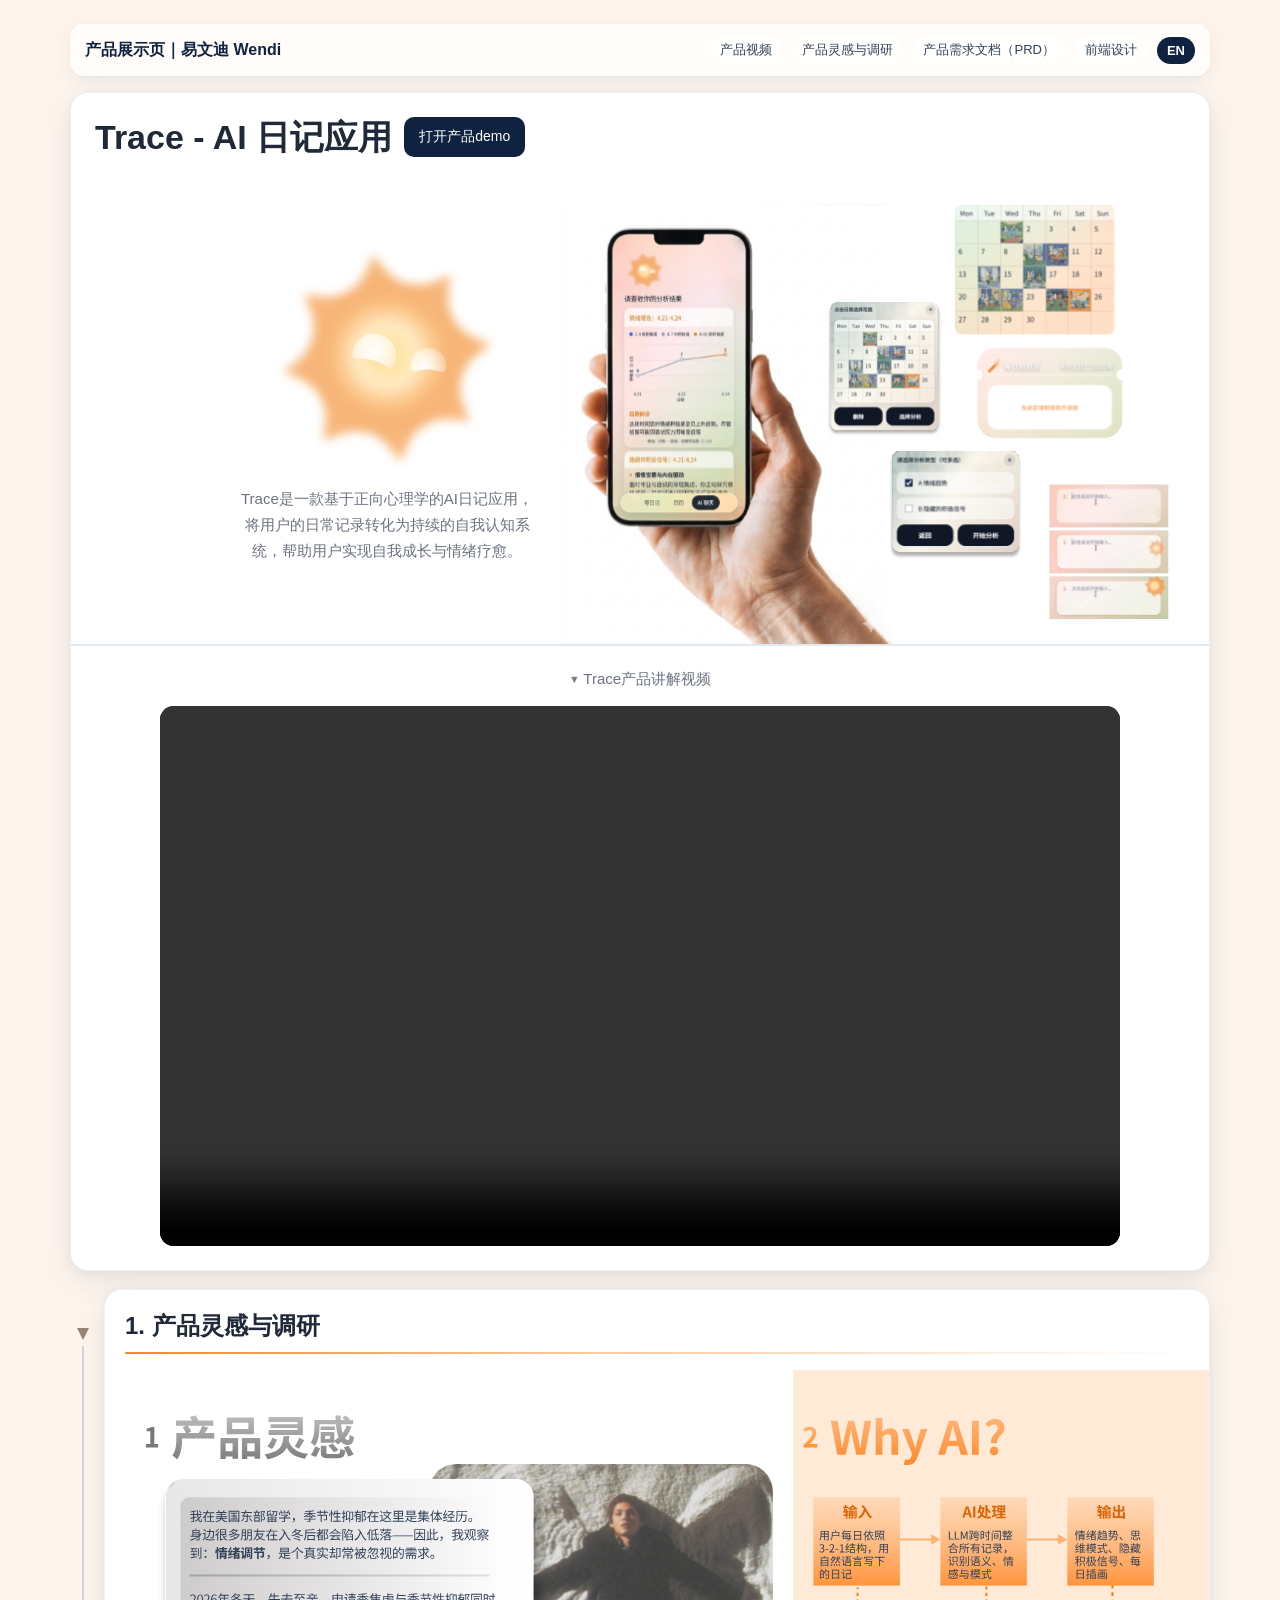
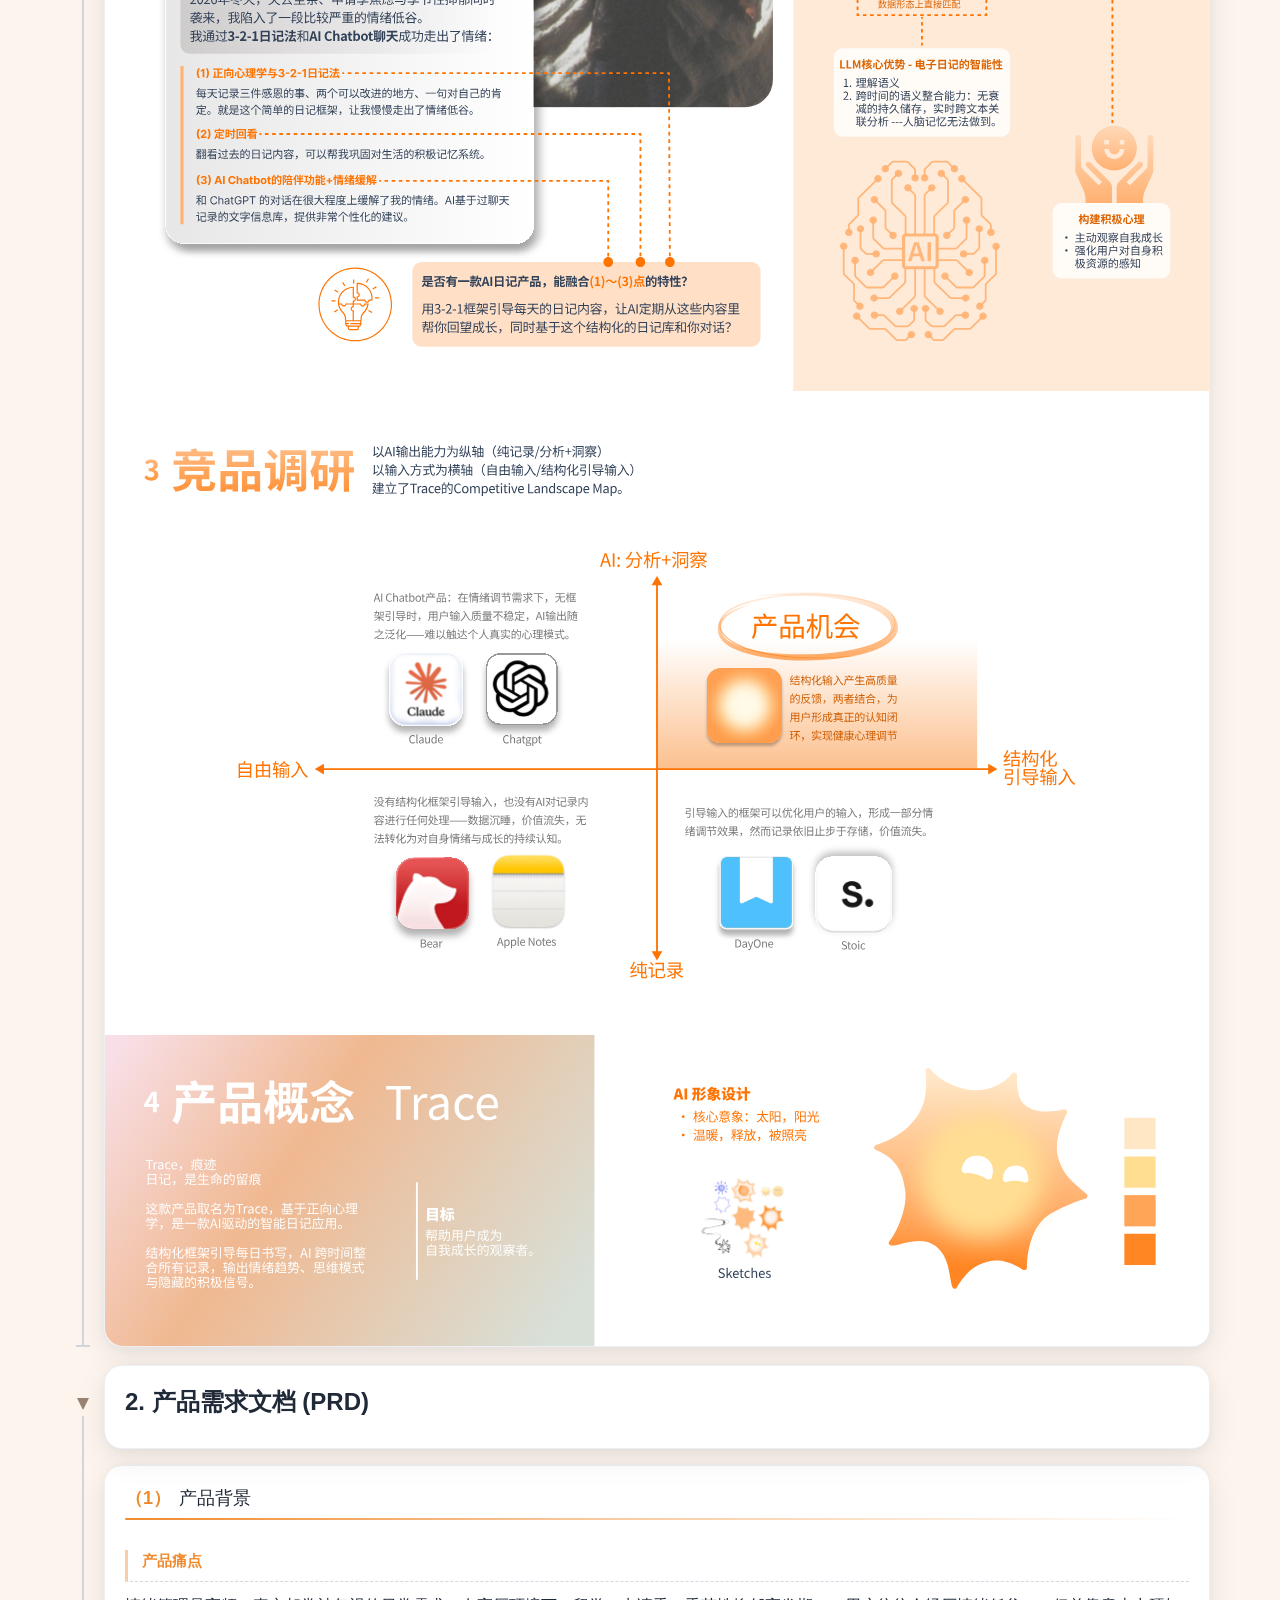
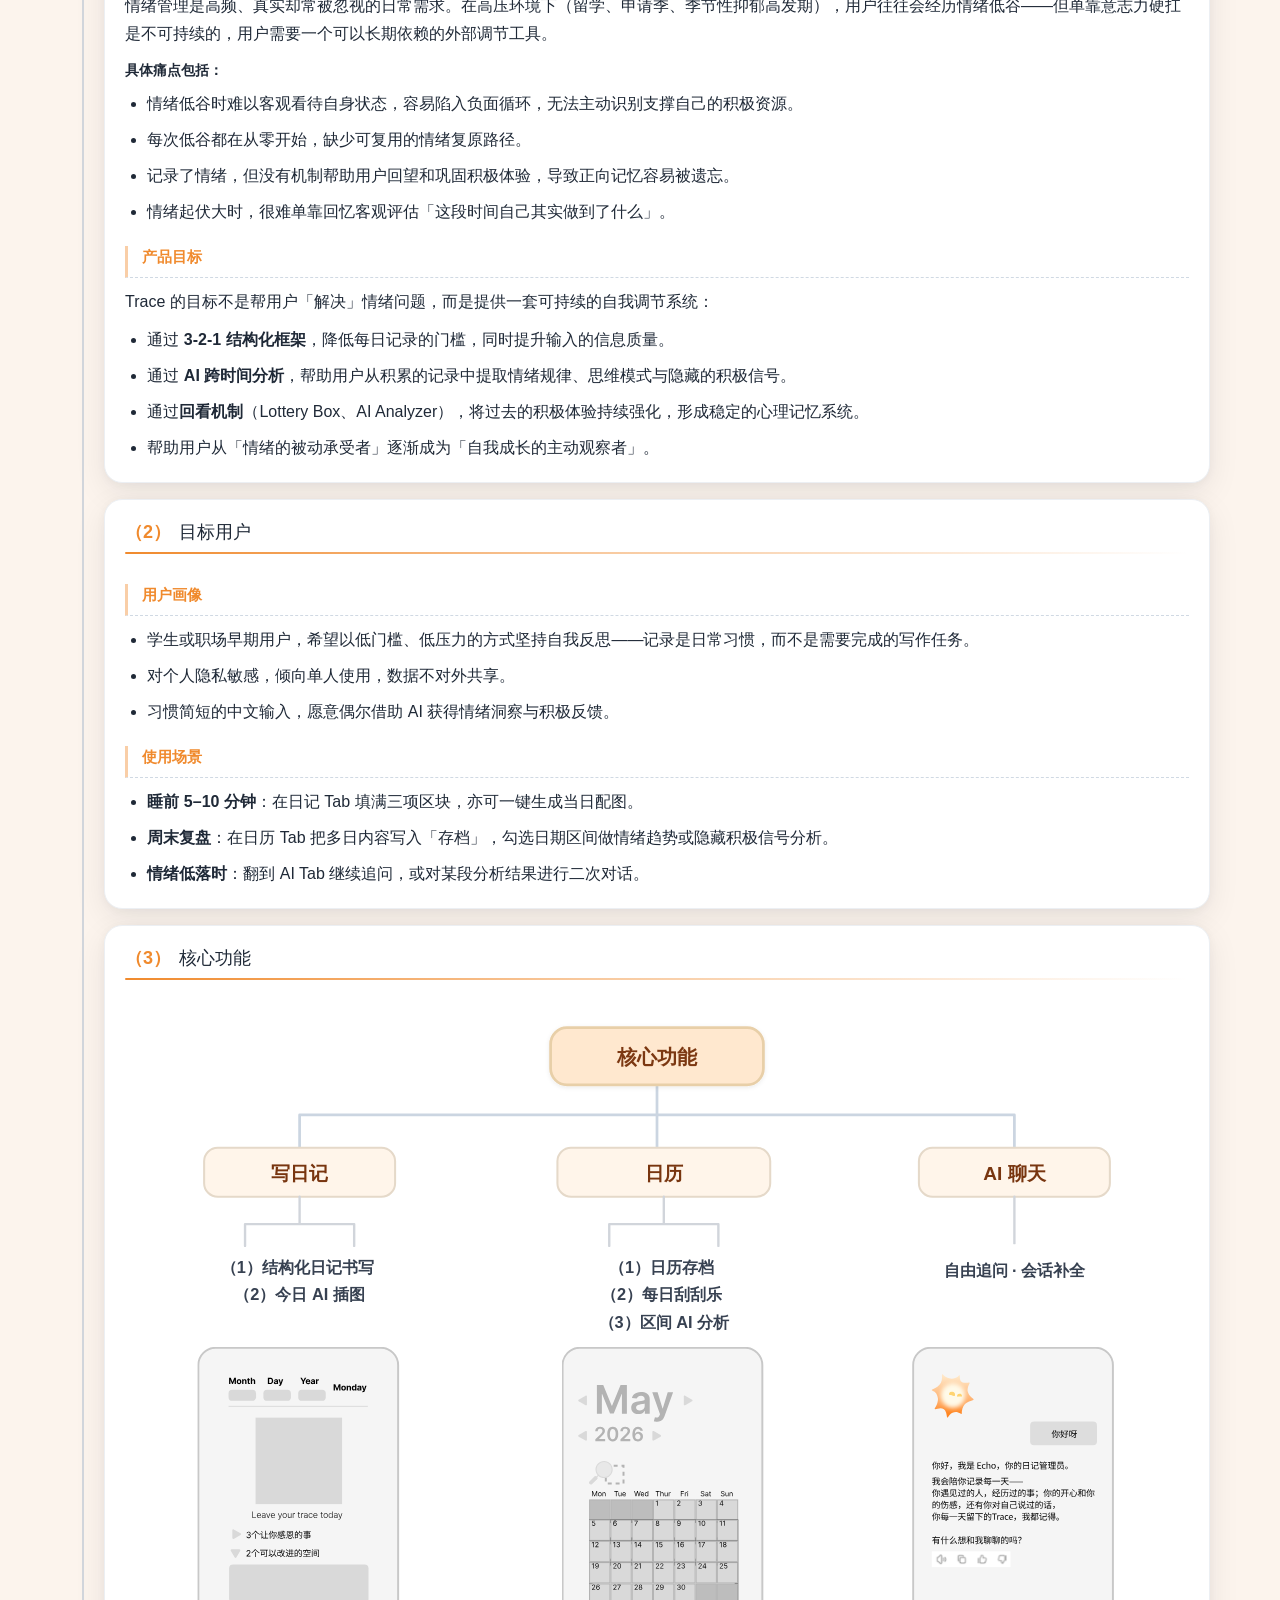
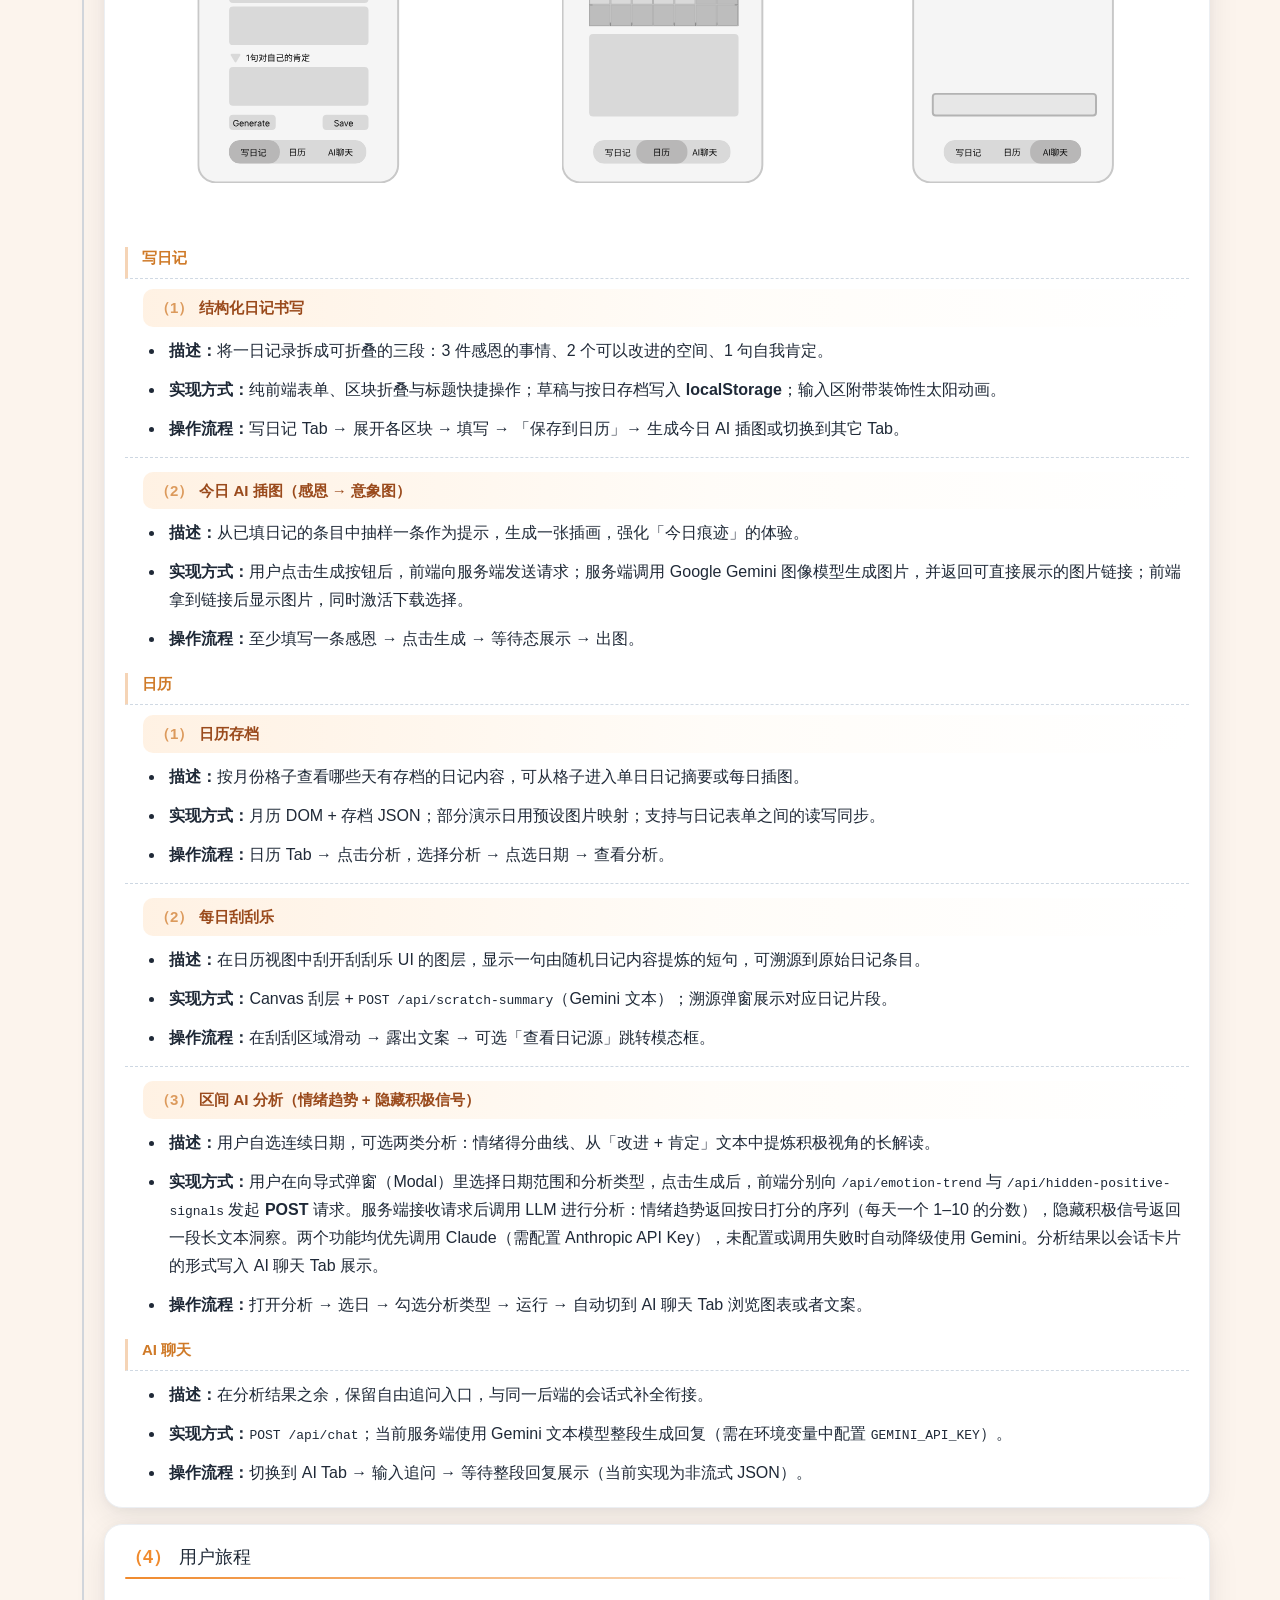
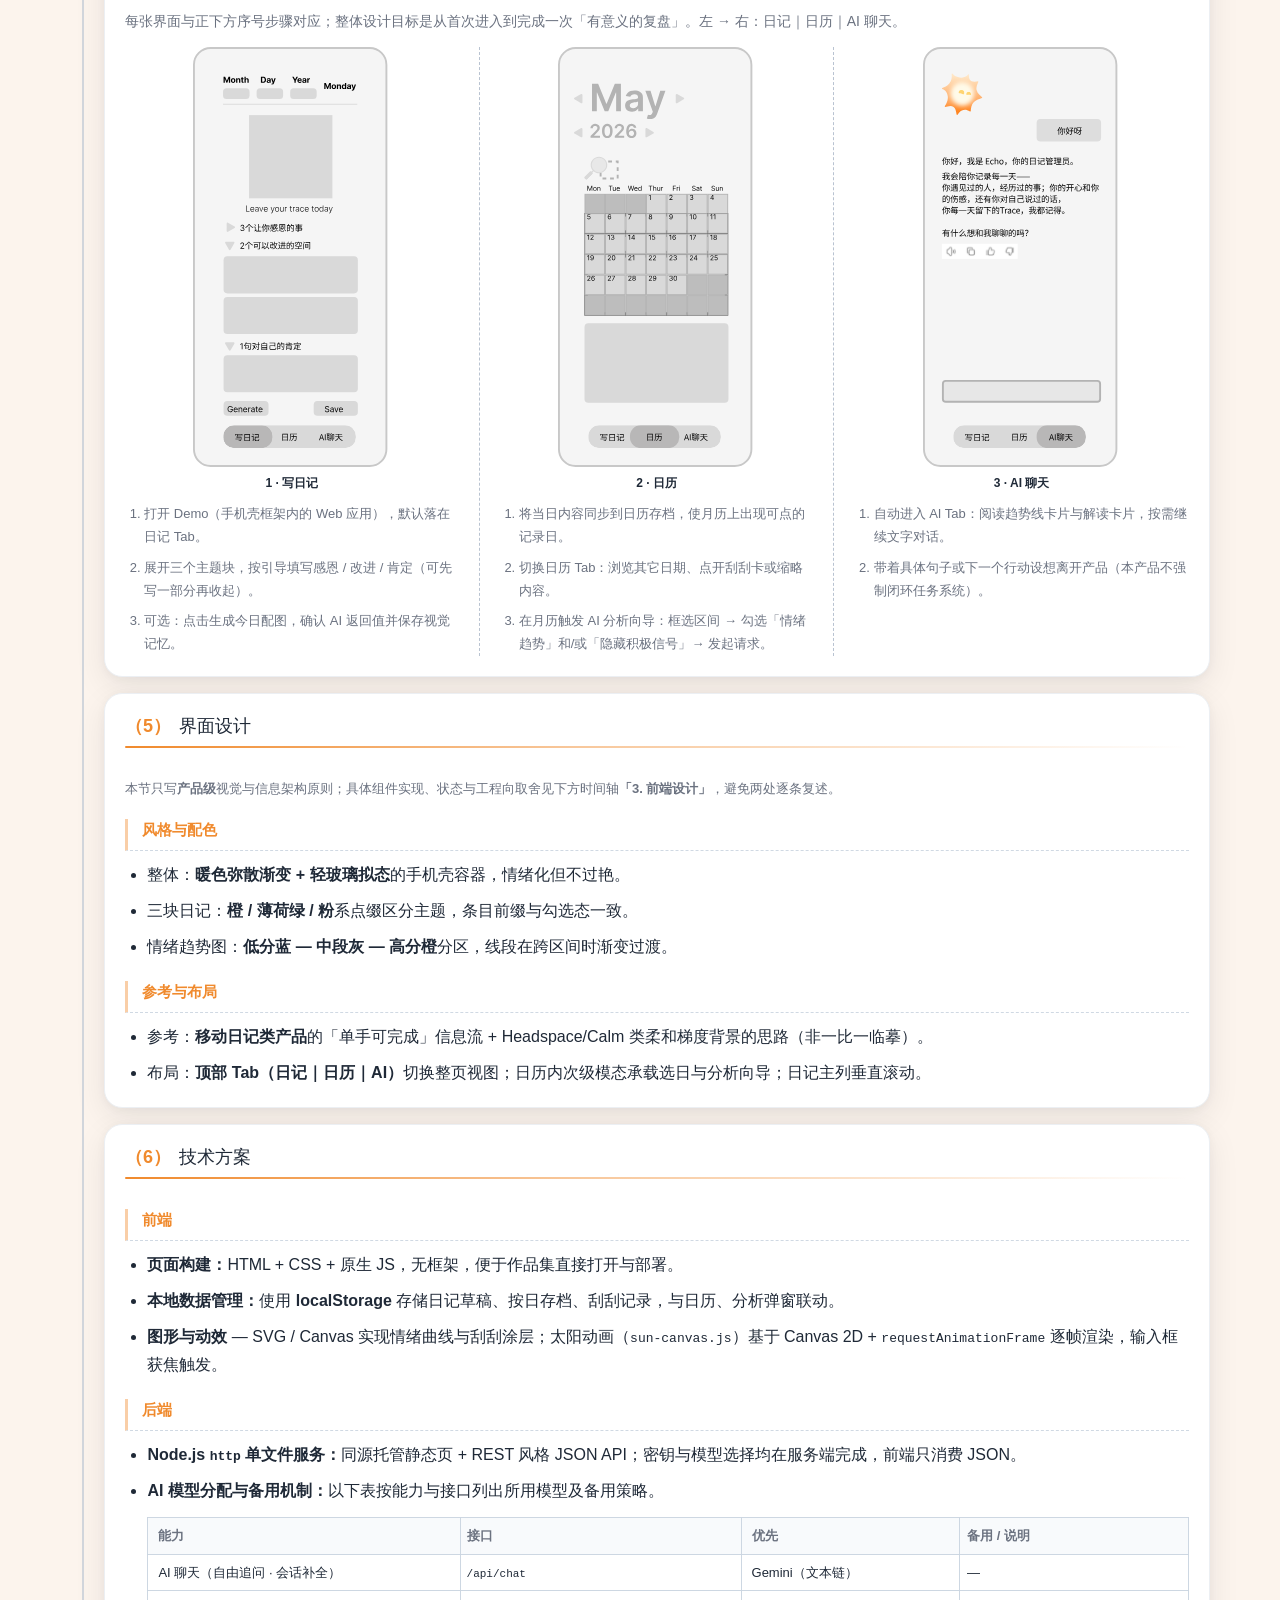
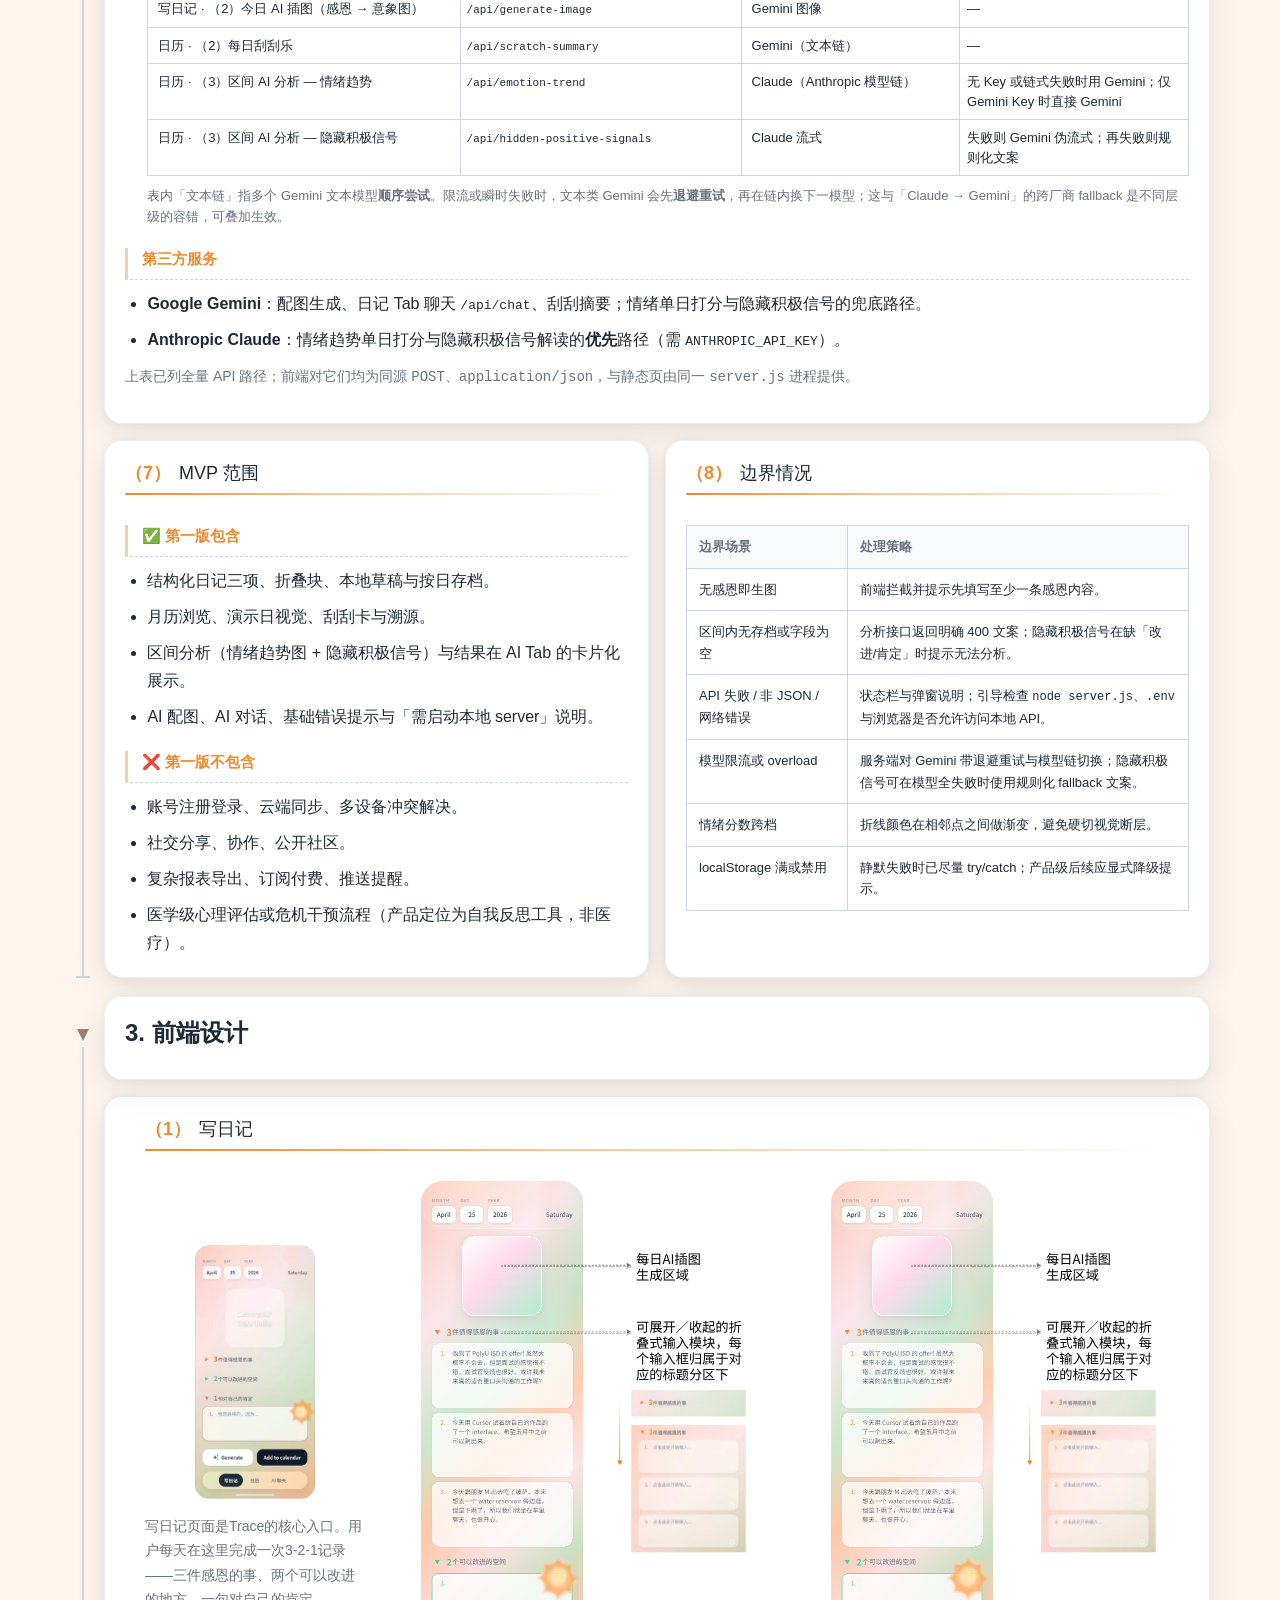
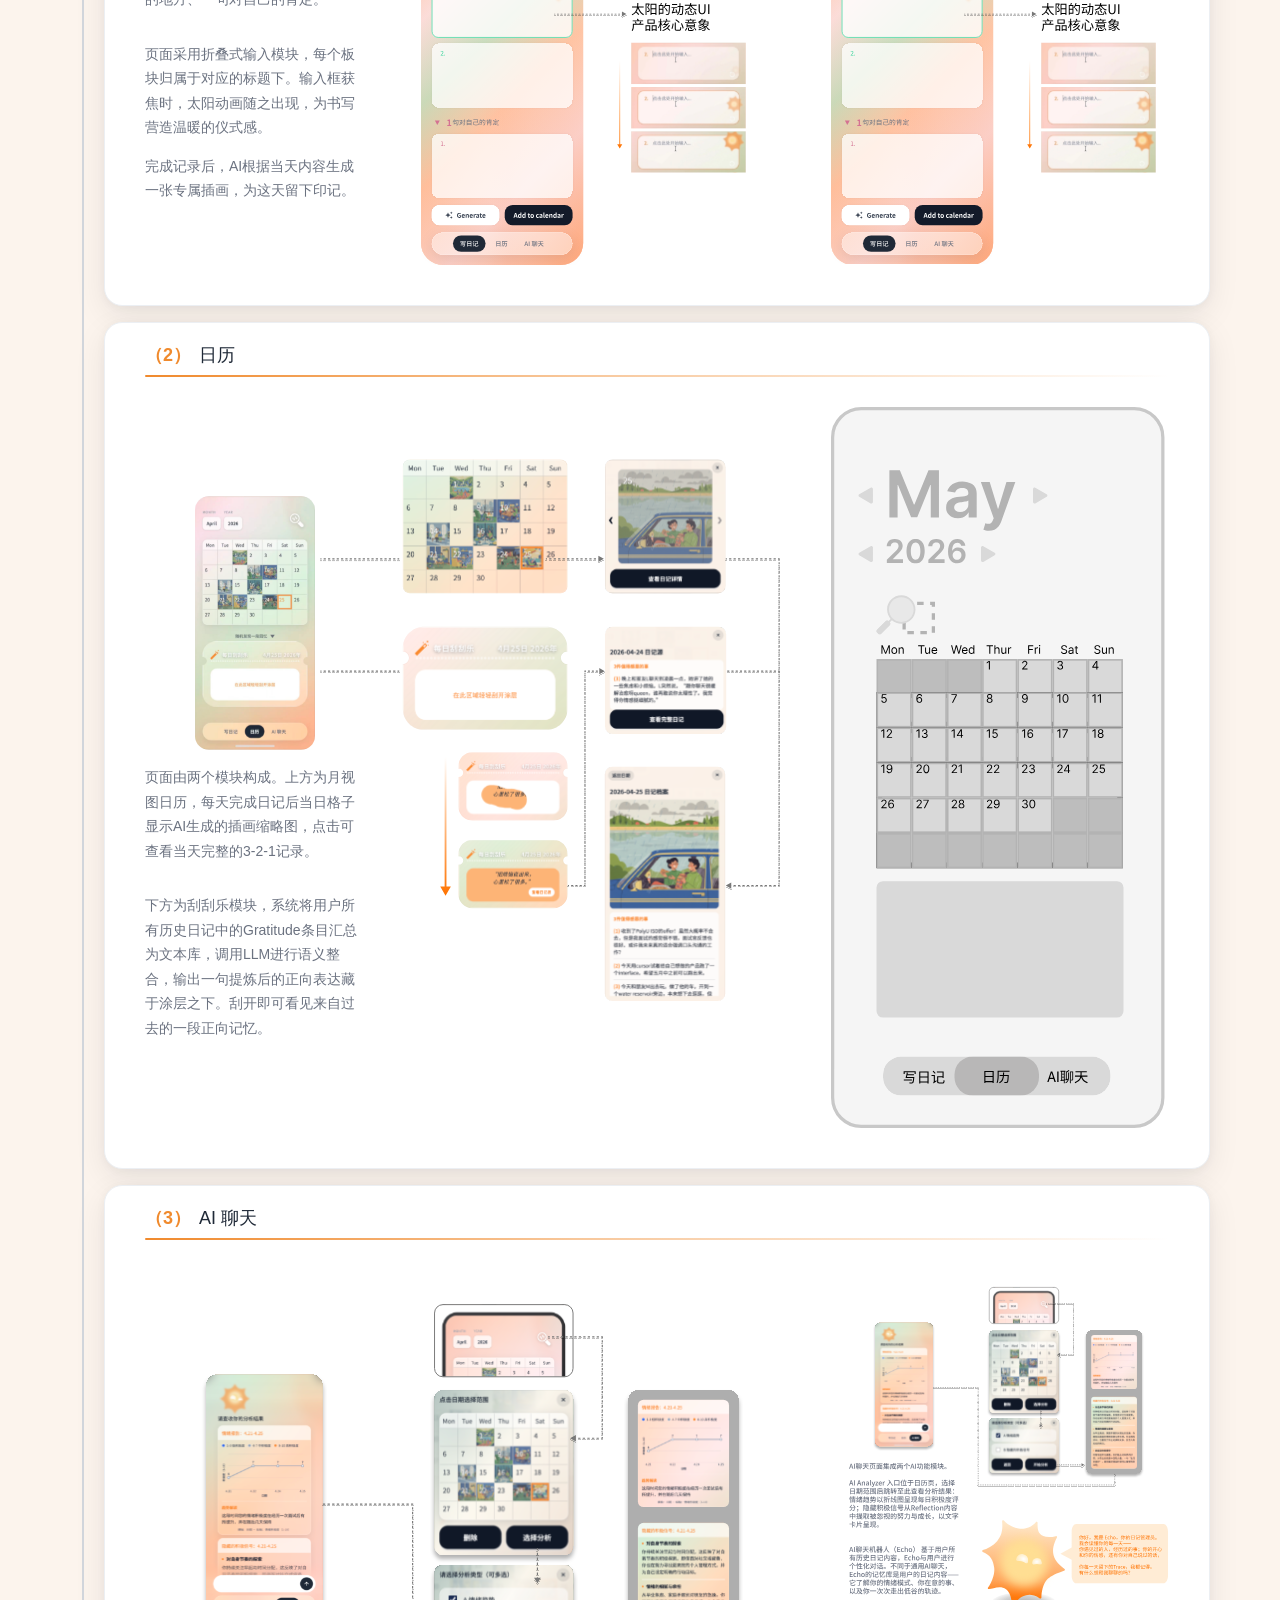
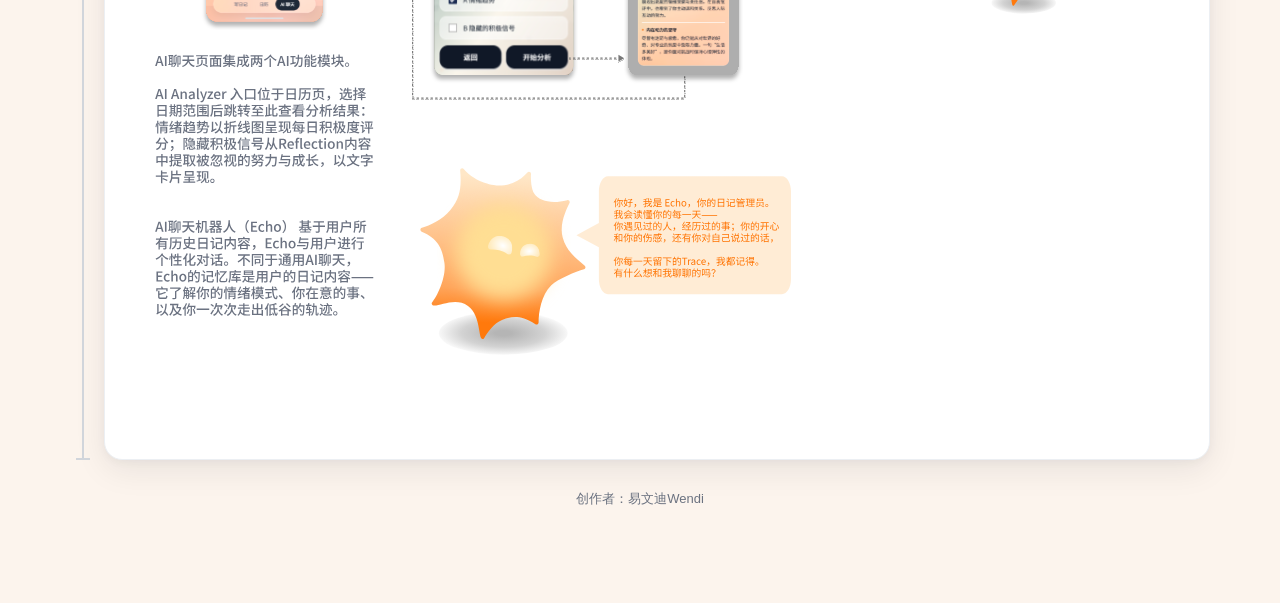
<file: prd.html>
<!DOCTYPE html>
<html lang="zh-Hans">
  <head>
    <meta charset="UTF-8" />
    <meta name="viewport" content="width=device-width, initial-scale=1.0" />
    <meta
      name="description"
      content="Trace 产品展示：作品集、PRD、技术方案、前端设计说明与产品讲解视频。创作者易文迪 Wendi。"
    />
    <meta name="theme-color" content="#fcf4ed" />
    <meta property="og:type" content="website" />
    <meta property="og:title" content="Trace 产品展示与 PRD | 易文迪 Wendi" />
    <meta
      property="og:description"
      content="Trace AI 日记应用 — 产品需求文档、设计稿与实现说明，含可跳转章节与演示视频。"
    />
    <title>Trace · AI 日记 产品· 易文迪 Wendi</title>
    <style>
      :root {
        --bg: #fff8f2;
        --card: #ffffff;
        --text: #1f2937;
        --muted: #6b7280;
        --accent: #f08a2d;
        /* 橙色从左向右渐隐（横线、编号、标签共用色相） */
        --accent-line-fade: linear-gradient(
          90deg,
          rgb(240, 138, 45) 0%,
          rgba(240, 138, 45, 0.48) 42%,
          rgba(240, 138, 45, 0) 100%
        );
        --accent-tag-bg-fade: linear-gradient(
          90deg,
          #fff2e8 0%,
          rgba(255, 242, 232, 0.55) 65%,
          rgba(255, 242, 232, 0) 100%
        );
        --line: #eceff3;
        --navy: #0f2240;
        --shadow-card: 0 10px 32px rgba(15, 23, 42, 0.08),
          0 2px 10px rgba(15, 23, 42, 0.04);
        --shadow-soft: 0 6px 20px rgba(15, 23, 42, 0.06),
          0 1px 4px rgba(15, 23, 42, 0.04);
        --timeline-rail: #d1d5db;
        --timeline-stroke: 2px;
        --timeline-head-bg: #ffffff;
        --timeline-arrow: #988272;
        /* 粘性顶栏占位：锚点跳转时留出高度，避免标题被顶栏挡住 */
        --anchor-scroll-padding-top: calc(8px + 80px + 16px);
        /* PRD Hero 太阳+文案列（与右侧大图对比易显小，可调这三项放大） */
        --hero-sun-size: 228px;
        /* 负边距仅在大屏启用，避免 flex 挤压时文案列塌成一字宽 */
        --hero-sun-column-nudge: 0;
        --hero-sun-column-offset-top: 0;
        --hero-lead-max-width: 300px;
        --hero-lead-font-size: 15px;
      }
      * { box-sizing: border-box; }
      html {
        scroll-behavior: smooth;
        scroll-padding-top: var(--anchor-scroll-padding-top);
      }
      body {
        margin: 0;
        font-family: "PingFang SC", "Noto Sans SC", "Microsoft YaHei", sans-serif;
        color: var(--text);
        background: #fcf4ed;
      }
      .wrap { max-width: 1180px; margin: 0 auto; padding: 24px 20px 72px; }
      .topbar {
        position: sticky;
        top: 8px;
        z-index: 20;
        margin-bottom: 16px;
        padding: 10px 14px;
        border: 1px solid rgba(255, 255, 255, 0.6);
        border-radius: 14px;
        backdrop-filter: blur(10px) saturate(150%);
        -webkit-backdrop-filter: blur(10px) saturate(150%);
        background: rgba(255, 255, 255, 0.7);
        box-shadow: var(--shadow-soft);
        display: flex;
        justify-content: space-between;
        align-items: center;
        gap: 14px;
      }
      .brand { font-weight: 700; color: var(--navy); white-space: nowrap; }
      .nav { display: flex; flex-wrap: wrap; gap: 10px; align-items: center; }
      .nav a {
        color: #334155;
        text-decoration: none;
        font-size: 13px;
        padding: 6px 10px;
        border-radius: 999px;
        background: rgba(255, 255, 255, 0.8);
      }
      .nav .lang-switch {
        background: var(--navy);
        color: #fff;
        font-weight: 600;
      }
      .hero {
        background: var(--card);
        border: 1px solid var(--line);
        border-radius: 18px;
        padding: 24px;
        box-shadow: var(--shadow-card);
      }
      .hero-demo-stack {
        margin-top: 22px;
        min-width: 0;
      }
      /* Hero 展示条（单张合成图） */
      .hero-showcase-scroll {
        width: 100%;
        max-width: 100%;
        min-width: 0;
        overflow: visible;
      }
      /* 太阳 + 合成图一组，整体贴右 */
      .hero-showcase-row {
        display: flex;
        flex-wrap: wrap;
        align-items: flex-start;
        justify-content: center;
        width: 100%;
        min-width: 0;
        margin: 0;
      }
      .hero-showcase-with-sun {
        display: flex;
        flex-wrap: wrap;
        align-items: flex-start;
        justify-content: center;
        gap: 20px 24px;
        flex: 1 1 100%;
        min-width: 0;
        max-width: 100%;
      }
      /* 列宽 = 文案宽度，太阳在列内水平居中，与下方正文同一竖向中线 */
      .hero-showcase-sun-column {
        display: flex;
        flex-direction: column;
        align-items: center;
        gap: 14px;
        flex: 0 0 auto;
        flex-shrink: 0;
        width: min(100%, var(--hero-lead-max-width));
        max-width: min(100%, var(--hero-lead-max-width));
        margin-left: var(--hero-sun-column-nudge);
        margin-top: var(--hero-sun-column-offset-top);
      }
      .hero-showcase-lead {
        margin: 0;
        color: var(--muted);
        font-size: var(--hero-lead-font-size);
        line-height: 1.75;
        max-width: var(--hero-lead-max-width);
        width: 100%;
        text-align: center;
      }
      /* 与 AI 页同款 sun-canvas：input-wrap--sun-active 时持续渲染 */
      .hero-showcase-sun {
        position: relative;
        flex: 0 0 auto;
        width: var(--hero-sun-size);
        height: var(--hero-sun-size);
        margin-top: 0;
        pointer-events: none;
        z-index: 1;
      }
      .hero-showcase-sun.input-wrap .input-sun {
        position: static;
        width: var(--hero-sun-size);
        height: var(--hero-sun-size);
        opacity: 1;
        transform: none;
        transition: none;
        display: block;
        pointer-events: none;
      }
      .hero-showcase-sun-overlay {
        position: absolute;
        width: 74%;
        height: 74%;
        top: 10%;
        left: 18%;
        object-fit: contain;
        pointer-events: none;
        z-index: 3;
      }
      .hero-showcase-composite {
        margin: 0;
        flex: 1 1 420px;
        flex-shrink: 1;
        max-width: min(100%, 920px);
        min-width: min(100%, 320px);
      }
      /* 与卡片左右内边距对齐拉满，紧邻照片下沿 */
      .hero-demo-divider {
        width: calc(100% + 48px);
        margin: 0 -24px 20px;
        border: 0;
        border-top: 2px solid #e2e8f0;
      }
      .hero-showcase-composite img {
        display: block;
        width: 100%;
        height: auto;
      }
      /* 与太阳下说明文案同款字色、字号（hero-showcase-lead） */
      .hero-video-heading {
        margin: 0 auto 14px;
        padding: 0;
        max-width: 960px;
        color: var(--muted);
        font-size: var(--hero-lead-font-size);
        line-height: 1.75;
        font-weight: 400;
        text-align: center;
      }
      .hero-video-heading::before {
        content: "▼";
        display: inline-block;
        margin-right: 0.35em;
        font-size: 0.72em;
        vertical-align: 0.08em;
        opacity: 0.92;
      }
      /* 解码失败时 video 没有固有高度会塌成扁条；用 16:9 占位（横屏 Demo） */
      .hero-video {
        position: relative;
        margin: 0 auto;
        width: 100%;
        max-width: 960px;
        aspect-ratio: 16 / 9;
        border-radius: 14px;
        overflow: hidden;
        background: #0f172a;
        line-height: 0;
      }
      .hero-video video {
        position: absolute;
        inset: 0;
        display: block;
        width: 100%;
        height: 100%;
        margin: 0;
        object-fit: contain;
      }
      h1 { margin: 0 0 10px; font-size: 34px; line-height: 1.2; }
      .subtitle { margin: 0 0 18px; color: var(--muted); font-size: 15px; }
      /* 覆盖全局 .subtitle 下边距（文字已移到太阳下方） */
      #implementation-demo .hero-showcase-lead.subtitle {
        margin: 0;
      }
      .hero__headline-row {
        display: flex;
        flex-wrap: wrap;
        align-items: center;
        gap: 12px;
        margin: 0 0 10px;
      }
      .hero__headline-row h1 {
        margin: 0;
      }
      .cta-row { display: flex; flex-wrap: wrap; gap: 10px; }
      .btn {
        display: inline-block;
        padding: 10px 14px;
        border-radius: 10px;
        text-decoration: none;
        font-size: 14px;
        border: 1px solid transparent;
      }
      .btn--primary { background: var(--navy); color: #fff; }
      .btn--ghost { background: #fff; color: #334155; border-color: var(--line); }
      .grid {
        margin-top: 18px;
        display: grid;
        grid-template-columns: repeat(12, minmax(0, 1fr));
        gap: 16px;
      }
      /* 四大结构时间轴：左侧竖线 + 顶部实心圆点 */
      .timeline-section {
        position: relative;
        padding-left: 34px;
      }
      .timeline-section::before {
        content: "";
        position: absolute;
        left: 12px;
        top: var(--timeline-line-start, 34px);
        bottom: 0;
        width: var(--timeline-stroke);
        background: var(--timeline-rail);
        z-index: 1;
      }
      /* 竖线底部小横杠，对齐竖线中心 */
      .timeline-section::after {
        content: "";
        position: absolute;
        left: 6px;
        bottom: 0;
        width: 14px;
        height: var(--timeline-stroke);
        background: var(--timeline-rail);
        z-index: 1;
      }
      .timeline-toggle {
        position: absolute;
        left: -34px;
        top: var(--timeline-toggle-top, 50%);
        transform: translateY(-50%);
        width: 24px;
        height: 24px;
        border: 0;
        padding: 0;
        background: transparent;
        cursor: pointer;
        z-index: 3;
      }
      .timeline-toggle::before {
        content: "";
        position: absolute;
        left: 6px;
        top: 7px;
        width: 12px;
        height: 12px;
        border-radius: 0;
        background: var(--timeline-arrow);
        clip-path: polygon(0 0, 0 100%, 100% 50%);
        -webkit-clip-path: polygon(0 0, 0 100%, 100% 50%);
        transform: rotate(0deg);
        transform-origin: 50% 50%;
        transition: transform 0.22s ease, background 0.22s ease;
        z-index: 2;
      }
      .timeline-section.timeline-collapsed > :not(.section-head):not(.timeline-toggle) {
        display: none;
      }
      .timeline-section.timeline-collapsed .section-head .subtitle {
        display: none;
      }
      .timeline-section.timeline-collapsed .section-head .inspiration-card {
        display: none;
      }
      .timeline-section.timeline-collapsed::before,
      .timeline-section.timeline-collapsed::after {
        display: none;
      }
      .section-head {
        position: relative;
        overflow: visible;
      }
      /* 时间轴四个大标题条：白底，与其余卡片一致 */
      .timeline-section > .card.section-head {
        background: var(--timeline-head-bg);
        border: 1px solid var(--line);
        color: var(--text);
        box-shadow: var(--shadow-card);
      }
      .timeline-section > .card.section-head h2 {
        margin-bottom: 10px;
        color: var(--text);
        font-weight: 700;
      }
      .timeline-section > .card.section-head .subtitle {
        color: var(--muted);
      }
      /* 展开：标题区底横线 — 橙色左→右渐隐（伪元素，便于渐变） */
      .timeline-section:not(.timeline-collapsed) > .card.section-head > h2 {
        position: relative;
        padding-bottom: 12px;
        margin-bottom: 0;
        border-bottom: none;
      }
      .timeline-section:not(.timeline-collapsed) > .card.section-head > h2::after {
        content: "";
        position: absolute;
        left: 0;
        right: 0;
        bottom: 0;
        height: var(--timeline-stroke);
        background: var(--accent-line-fade);
        border-radius: 1px;
      }
      .timeline-section:not(.timeline-collapsed) > .card.section-head:has(.subtitle) > h2 {
        padding-bottom: 0;
        margin-bottom: 8px;
      }
      .timeline-section:not(.timeline-collapsed) > .card.section-head:has(.subtitle) > h2::after {
        display: none;
      }
      .timeline-section:not(.timeline-collapsed) > .card.section-head:has(.subtitle) > .subtitle {
        position: relative;
        padding-bottom: 12px;
        margin-bottom: 0;
        border-bottom: none;
      }
      .timeline-section:not(.timeline-collapsed) > .card.section-head:has(.subtitle) > .subtitle::after {
        content: "";
        position: absolute;
        left: 0;
        right: 0;
        bottom: 0;
        height: var(--timeline-stroke);
        background: var(--accent-line-fade);
        border-radius: 1px;
      }
      /* 标题卡内只有主标题、正文在下一张卡片时不再画 h2 底横线（如「2. 产品需求文档」） */
      .timeline-section:not(.timeline-collapsed) > .card.section-head > h2:last-child {
        padding-bottom: 0;
        margin-bottom: 10px;
      }
      .timeline-section:not(.timeline-collapsed) > .card.section-head > h2:last-child::after {
        display: none;
      }
      .timeline-section:not(.timeline-collapsed) > .card.section-head .inspiration-card {
        margin: 16px -20px -20px;
      }
      /* 三角为暖赭；竖线/底横杠为浅冷灰。展开仅旋转三角 */
      .timeline-section:not(.timeline-collapsed) .timeline-toggle::before {
        transform: rotate(90deg);
      }
      .timeline-section > .card.section-head .inspiration-card {
        background: #fff;
        margin: 12px -20px -20px;
      }
      .card {
        background: var(--card);
        border: 1px solid var(--line);
        border-radius: 18px;
        padding: 20px;
        box-shadow: var(--shadow-card);
      }
      #fe-design-diary.card,
      #fe-design-calendar.card,
      #fe-design-ai.card {
        padding-left: 40px;
        padding-right: 40px;
      }
      .card h2 { margin: 0 0 12px; font-size: 24px; }
      .num {
        color: var(--accent);
        margin-right: 8px;
        font-weight: 700;
      }
      /* PRD 分节标题（（1）…（8））：常规字重、略小一号 */
      :is(#prd-writing, #frontend-design) article.card > h2:has(.num) {
        position: relative;
        font-size: 18px;
        font-weight: 400;
        padding-bottom: 10px;
        margin-bottom: 30px;
        border-bottom: none;
      }
      :is(#prd-writing, #frontend-design) article.card > h2:has(.num)::after {
        content: "";
        position: absolute;
        left: 0;
        right: 0;
        bottom: 0;
        height: var(--timeline-stroke);
        background: var(--accent-line-fade);
        border-radius: 1px;
      }
      p, li { line-height: 1.75; margin-top: 0; }
      ul { margin: 8px 0 0 20px; padding: 0; }
      .full { grid-column: span 12; }
      .half { grid-column: span 6; }
      .tag {
        display: inline-block;
        margin-right: 8px;
        margin-bottom: 8px;
        padding: 5px 10px;
        border-radius: 999px;
        background: var(--accent-tag-bg-fade);
        color: #b45309;
        font-size: 13px;
      }
      /* —— PRD 正文层级：次级标题左侧橙条 + 分隔线（无整条灰竖线） —— */
      :is(#prd-writing, #frontend-design) article.card > .prd-sheet {
        margin-top: 6px;
      }
      :is(#prd-writing, #frontend-design) article.card > .prd-sheet > .prd-h3 {
        margin: 20px 0 10px;
        padding: 0 0 10px 14px;
        border-left: 3px solid rgba(240, 138, 45, 0.42);
        border-bottom: 1px dashed rgba(203, 213, 225, 0.9);
        font-size: 15px;
        font-weight: 600;
        color: var(--accent);
        line-height: 1.4;
      }
      :is(#prd-writing, #frontend-design) article.card > .prd-sheet > .prd-h3:first-child {
        margin-top: 0;
      }
      /* （3）核心功能：模块级标题橙条略淡，与导图色调一致 */
      #prd-writing article#prd-3.card > .prd-sheet > .prd-h3 {
        border-left: 3px solid rgba(232, 159, 94, 0.45);
        color: #cf7a28;
      }
      :is(#prd-writing, #frontend-design) article.card > .prd-sheet > p {
        margin: 0 0 10px;
      }
      :is(#prd-writing, #frontend-design) article.card > .prd-sheet > p:last-child {
        margin-bottom: 0;
      }
      :is(#prd-writing, #frontend-design) article.card > .prd-sheet > .prd-lead {
        margin: 0 0 14px !important;
        color: var(--muted);
        font-size: 14px;
        line-height: 1.75;
      }
      :is(#prd-writing, #frontend-design) article.card > .prd-sheet > ul,
      :is(#prd-writing, #frontend-design) article.card > .prd-sheet > ol {
        margin: 0 0 10px;
        padding-left: 1.4rem;
        list-style-position: outside;
      }
      :is(#prd-writing, #frontend-design) article.card > .prd-sheet > ul:last-child,
      :is(#prd-writing, #frontend-design) article.card > .prd-sheet > ol:last-child {
        margin-bottom: 0;
      }
      :is(#prd-writing, #frontend-design) article.card > .prd-sheet > ul > li + li,
      :is(#prd-writing, #frontend-design) article.card > .prd-sheet > ol > li + li {
        margin-top: 8px;
      }

      /* （6）技术方案 · 后端模型路由表 */
      :is(#prd-writing, #frontend-design) article.card > .prd-sheet table.prd-route-table {
        width: 100%;
        margin: 12px 0 0;
        border-collapse: collapse;
        table-layout: fixed;
        font-size: 13px;
        line-height: 1.5;
        color: var(--text);
      }
      :is(#prd-writing, #frontend-design) article.card > .prd-sheet table.prd-route-table th,
      :is(#prd-writing, #frontend-design) article.card > .prd-sheet table.prd-route-table td {
        padding: 8px 10px;
        text-align: left;
        vertical-align: top;
        border: 1px solid rgba(203, 213, 225, 0.95);
      }
      :is(#prd-writing, #frontend-design) article.card > .prd-sheet table.prd-route-table th {
        background: rgba(248, 250, 252, 0.95);
        font-weight: 600;
        color: var(--muted);
        white-space: nowrap;
      }
      :is(#prd-writing, #frontend-design) article.card > .prd-sheet table.prd-route-table th:nth-child(1),
      :is(#prd-writing, #frontend-design) article.card > .prd-sheet table.prd-route-table td:nth-child(1) {
        width: 30%;
      }
      :is(#prd-writing, #frontend-design) article.card > .prd-sheet table.prd-route-table th:nth-child(2),
      :is(#prd-writing, #frontend-design) article.card > .prd-sheet table.prd-route-table td:nth-child(2) {
        width: 27%;
        padding: 8px 6px;
        word-break: break-word;
      }
      :is(#prd-writing, #frontend-design) article.card > .prd-sheet table.prd-route-table th:nth-child(3),
      :is(#prd-writing, #frontend-design) article.card > .prd-sheet table.prd-route-table td:nth-child(3) {
        width: 21%;
      }
      :is(#prd-writing, #frontend-design) article.card > .prd-sheet table.prd-route-table th:nth-child(4),
      :is(#prd-writing, #frontend-design) article.card > .prd-sheet table.prd-route-table td:nth-child(4) {
        width: 22%;
        padding: 8px 7px;
        word-break: break-word;
      }
      :is(#prd-writing, #frontend-design) article.card > .prd-sheet table.prd-route-table td code {
        font-size: 11px;
        word-break: break-all;
      }
      :is(#prd-writing, #frontend-design) article.card > .prd-sheet .prd-route-note {
        margin: 10px 0 0;
        font-size: 13px;
        line-height: 1.6;
        color: var(--muted);
      }

      /* （8）边界情况 · 两列表 */
      :is(#prd-writing, #frontend-design) article.card > .prd-sheet table.prd-boundary-table {
        width: 100%;
        margin: 6px 0 0;
        border-collapse: collapse;
        table-layout: fixed;
        font-size: 13px;
        line-height: 1.65;
        color: var(--text);
      }
      :is(#prd-writing, #frontend-design) article.card > .prd-sheet table.prd-boundary-table th,
      :is(#prd-writing, #frontend-design) article.card > .prd-sheet table.prd-boundary-table td {
        padding: 10px 12px;
        text-align: left;
        vertical-align: top;
        border: 1px solid rgba(203, 213, 225, 0.95);
        word-break: break-word;
      }
      :is(#prd-writing, #frontend-design) article.card > .prd-sheet table.prd-boundary-table th {
        background: rgba(248, 250, 252, 0.95);
        font-weight: 600;
        color: var(--muted);
      }
      :is(#prd-writing, #frontend-design) article.card > .prd-sheet table.prd-boundary-table th:nth-child(1),
      :is(#prd-writing, #frontend-design) article.card > .prd-sheet table.prd-boundary-table td:nth-child(1) {
        width: 32%;
      }
      :is(#prd-writing, #frontend-design) article.card > .prd-sheet table.prd-boundary-table td code {
        font-size: 12px;
      }

      /* 导语后第一大段：收窄与次级 prd-h3 的留白 */
      :is(#prd-writing, #frontend-design) article.card > .prd-sheet > .prd-lead + .prd-h3 {
        margin-top: 12px;
      }

      /* （3）核心功能 · 结构思维导图（仅模块与子项标题，不含描述/实现/流程） */
      #prd-writing article#prd-3.card .prd-mindmap-wrap {
        margin: 0 0 18px;
        padding: 4px 0 8px;
        background: transparent;
        border: 0;
        box-shadow: none;
        overflow-x: auto;
      }
      #prd-writing article#prd-3.card .prd-mindmap-wrap svg {
        display: block;
        width: 100%;
        min-width: 520px;
        height: auto;
      }
      @media (max-width: 640px) {
        #prd-writing article#prd-3.card .prd-mindmap-wrap svg {
          min-width: 480px;
        }
      }

      /* 核心功能 · 四级标题：（1）… 不用左侧竖条，改为淡色渐变条 + 圆角区别于模块级 prd-h3 */
      #prd-writing article#prd-3.card .prd-sheet .prd-block {
        padding-left: 18px;
      }
      :is(#prd-writing, #frontend-design) article.card .prd-sheet .prd-block + .prd-block {
        margin-top: 14px;
        padding-top: 14px;
        border-top: 1px dashed rgba(203, 213, 225, 0.95);
      }
      :is(#prd-writing, #frontend-design) article.card .prd-sheet .prd-h4 {
        margin: 0 0 10px;
        padding: 8px 12px;
        border-radius: 10px;
        background: linear-gradient(
          90deg,
          rgba(255, 237, 218, 0.75) 0%,
          rgba(255, 248, 238, 0.4) 55%,
          rgba(255, 255, 255, 0) 100%
        );
        font-size: 15px;
        font-weight: 600;
        color: #9a4a1c;
        line-height: 1.45;
      }
      :is(#prd-writing, #frontend-design) article.card .prd-sheet .prd-h4 .prd-h4__num {
        color: #dc9a5c;
        font-weight: 700;
        margin-right: 6px;
      }
      :is(#prd-writing, #frontend-design) article.card .prd-sheet .prd-block > .prd-detail-ul {
        margin-top: 0;
      }
      :is(#prd-writing, #frontend-design) article.card .prd-detail-ul {
        margin: 2px 0 0;
        padding-left: 1.4rem;
        list-style-position: outside;
      }
      :is(#prd-writing, #frontend-design) article.card .prd-detail-ul li {
        margin: 11px 0 0;
        padding-left: 0.25rem;
      }
      :is(#prd-writing, #frontend-design) article.card .prd-detail-ul li:first-child {
        margin-top: 0;
      }
      /* （4）用户旅程：三列并排 · 每列低保真图在下接该界面步骤列表 */
      .prd-journey-tri {
        display: grid;
        grid-template-columns: repeat(3, minmax(0, 1fr));
        gap: 0;
        margin: 14px 0 0;
        align-items: start;
      }
      #prd-writing #prd-4 .prd-journey-col {
        min-width: 0;
        display: flex;
        flex-direction: column;
        gap: 12px;
        padding: 0 20px;
        box-sizing: border-box;
      }
      #prd-writing #prd-4 .prd-journey-col:first-child {
        padding-left: 0;
      }
      #prd-writing #prd-4 .prd-journey-col:last-child {
        padding-right: 0;
      }
      #prd-writing #prd-4 .prd-journey-col:not(:last-child) {
        border-right: 1px dashed rgba(148, 163, 184, 0.65);
      }
      #prd-writing #prd-4 .prd-journey-col .prd-journey-steps {
        margin: 0;
        padding-left: 1.2rem;
        font-size: 13px;
        line-height: 1.75;
        color: var(--muted);
      }
      #prd-writing #prd-4 .prd-journey-col .prd-journey-steps li + li {
        margin-top: 8px;
      }
      /* 外圈不要「白底+阴影卡」；手机框线保留在 SVG 内 */
      #prd-writing #prd-4 .prd-journey-fig {
        margin: 0;
        padding: 0;
        border: none;
        border-radius: 0;
        background: transparent;
        box-shadow: none;
        text-align: center;
      }
      #prd-writing #prd-4 .prd-journey-fig img {
        display: block;
        width: 100%;
        height: auto;
        max-height: min(420px, 52vh);
        object-fit: contain;
        margin: 0 auto;
        border: 0;
        border-radius: 0;
        box-shadow: none;
        filter: none;
      }
      #prd-writing #prd-4 .prd-journey-fig figcaption {
        margin-top: 8px;
        font-size: 12px;
        font-weight: 600;
        color: var(--text);
        line-height: 1.35;
      }
      .shots {
        display: grid;
        grid-template-columns: repeat(3, minmax(0, 1fr));
        gap: 12px;
      }
      .shot {
        border: 1px dashed #cbd5e1;
        background: #f8fafc;
        box-shadow: var(--shadow-soft);
        border-radius: 12px;
        min-height: 140px;
        padding: 10px;
        color: #64748b;
        font-size: 13px;
      }
      figure.prd-frontend-bg-fig {
        margin: 0 0 20px;
        padding: 0;
        border: 0;
        max-width: 338px;
      }
      figure.prd-frontend-bg-fig :is(img, video, object) {
        display: block;
        width: 100%;
        height: auto;
        border-radius: 14px;
        border: none;
        box-shadow: none;
      }
      .prd-diary-media {
        display: flex;
        gap: 20px;
        align-items: flex-start;
        margin: 0 0 20px;
        flex-wrap: wrap;
      }
      .prd-diary-media figure.prd-frontend-bg-fig {
        margin: 0;
        width: 338px;
        max-width: 338px;
      }
      .prd-diary-media figure.prd-frontend-bg-fig :is(img, video, object) {
        width: 100%;
        height: auto;
        max-height: 800px;
        object-fit: contain;
      }
      .prd-diary-media > figure:nth-child(2) {
        margin-left: 12px;
      }
      /* （1）写日记：中间静态参考图再往右贴近右侧录屏一侧 */
      #fe-design-diary .prd-diary-media > figure:nth-child(2) {
        margin-left: 36px;
      }
      .prd-diary-media > figure.prd-frontend-bg-fig:last-of-type {
        margin-left: auto;
      }
      /* （3）AI 聊天：两列均分铺满内容区（去掉末列 auto 推开造成的大块空白） */
      #fe-design-ai .prd-diary-media {
        width: 100%;
      }
      #fe-design-ai .prd-diary-media > figure:nth-child(2) {
        margin-left: 0;
      }
      #fe-design-ai .prd-diary-media > figure.prd-frontend-bg-fig:last-of-type {
        margin-left: 0;
        flex: 0 0 338px;
        width: 338px;
        max-width: 338px;
      }
      /* 左列 Frame 137 占满剩余宽度；右列视频与日历模块同宽 338px */
      #fe-design-ai .prd-diary-media figure.prd-frontend-bg-fig:first-of-type {
        flex: 1 1 0;
        min-width: 0;
        width: auto;
        max-width: none;
      }
      /* Frame 137：略向左偏移；画布比例与原 728×768 导出一致，换 691×768 资源时也保持同一占位高度 */
      #fe-design-ai .prd-ai-chat-frame-137-fig {
        overflow: visible;
        margin-left: -44px;
      }
      #fe-design-ai .prd-ai-chat-frame-137-fig :is(img, video, object.prd-ai-chat-frame-137-object) {
        aspect-ratio: 728 / 768;
      }
      .prd-diary-media .prd-diary-copy-wrap {
        flex: 0 0 220px;
        min-width: 0;
        max-width: 220px;
        display: flex;
        justify-content: flex-start;
        align-items: flex-start;
        align-self: center;
      }
      .prd-diary-media .prd-diary-copy {
        width: 220px;
        max-width: 100%;
        margin: 0;
        text-align: left;
      }
      .prd-diary-copy .prd-diary-lofi-fig {
        margin: 0 0 14px;
        padding: 0;
        border: 0;
        display: flex;
        justify-content: center;
      }
      .prd-diary-copy .prd-diary-lofi-fig :is(img, object.prd-diary-lofi-object) {
        display: block;
        width: 120px;
        max-width: 120px;
        height: 256px;
        border: 0;
      }
      #fe-design-calendar .prd-diary-copy .prd-diary-lofi-fig {
        margin: 0 auto 14px;
        display: flex;
        justify-content: center;
      }
      /* 日历中间 Frame 134：宽约 500px，负边距拉近左栏 */
      #fe-design-calendar .prd-calendar-frame-134-fig {
        width: 500px;
        max-width: 500px;
        margin-left: -85px;
        margin-top: 35px;
      }
      #fe-design-calendar .prd-calendar-frame-134-fig :is(img, video, object) {
        max-height: calc(800px * 500 / 338);
      }
      .prd-diary-copy .prd-diary-summary {
        margin: 0;
        color: var(--muted);
        font-size: 14px;
        line-height: 1.75;
      }
      .prd-diary-copy .prd-diary-summary-follow {
        margin: 30px 0 0;
        color: var(--muted);
        font-size: 14px;
        line-height: 1.75;
      }
      .prd-diary-copy .prd-diary-summary-follow-tail {
        margin: 14px 0 0;
        color: var(--muted);
        font-size: 14px;
        line-height: 1.75;
      }
      figure.prd-frontend-bg-fig figcaption {
        margin-top: 10px;
        font-size: 13px;
        color: var(--muted);
        line-height: 1.55;
      }
      .meta {
        display: grid;
        grid-template-columns: repeat(2, minmax(0, 1fr));
        gap: 10px;
      }
      .meta-item {
        background: #f8fafc;
        border: 1px solid #e2e8f0;
        border-radius: 10px;
        padding: 10px;
        box-shadow: 0 2px 8px rgba(15, 23, 42, 0.04);
      }
      .inspiration-card {
        /* 吃满 section 卡片宽度，去掉四周白边视觉 */
        margin: 8px -20px -20px;
        padding: 0;
        border: 0;
        border-radius: 0 0 18px 18px;
        background: transparent;
        overflow: hidden;
      }
      .inspiration-image {
        display: block;
        width: 100%;
        height: auto;
        border: 0;
        border-radius: 0;
      }
      .inspiration-image + .inspiration-image {
        margin-top: 12px;
      }
      .foot {
        margin-top: 28px;
        padding-bottom: 8px;
        color: var(--muted);
        font-size: 13px;
        text-align: center;
      }
      @media (min-width: 1200px) {
        :root {
          --hero-sun-column-nudge: -400px;
          --hero-sun-column-offset-top: 64px;
        }
        .hero-showcase-row {
          flex-wrap: nowrap;
          justify-content: flex-end;
        }
        .hero-showcase-with-sun {
          flex-wrap: nowrap;
          flex: 0 1 auto;
          justify-content: flex-end;
        }
      }
      @media (max-width: 820px) {
        .half { grid-column: span 12; }
        .prd-journey-tri {
          grid-template-columns: 1fr;
          max-width: 360px;
          margin-left: auto;
          margin-right: auto;
        }
        #prd-writing #prd-4 .prd-journey-col {
          padding: 0;
          border-right: none;
        }
        #prd-writing #prd-4 .prd-journey-col:not(:last-child) {
          padding-bottom: 18px;
          margin-bottom: 18px;
          border-bottom: 1px dashed rgba(148, 163, 184, 0.65);
        }
        .shots { grid-template-columns: 1fr; }
        .meta { grid-template-columns: 1fr; }
        h1 { font-size: 28px; }
        .timeline-section { padding-left: 28px; }
        .timeline-section::before { left: 10px; top: 30px; }
        .timeline-section::after { left: 4px; bottom: 0; width: 14px; }
      }
    </style>
  </head>
  <body>
    <main class="wrap">
      <div class="topbar">
        <div class="brand">产品展示页｜易文迪 Wendi</div>
        <nav class="nav" aria-label="页面目录">
          <a href="#implementation-demo">产品视频</a>
          <a href="#inspiration-research">产品灵感与调研</a>
          <a href="#prd-writing">产品需求文档（PRD）</a>
          <a href="#frontend-design">前端设计</a>
          <a href="./en/prd.html" class="lang-switch" lang="en" title="English version">EN</a>
        </nav>
      </div>

      <header id="overview" class="hero">
        <div class="hero__headline-row">
          <h1>Trace - AI 日记应用</h1>
          <a class="btn btn--primary" href="./index.html" target="_blank" rel="noopener noreferrer">打开产品demo</a>
        </div>
        <div id="implementation-demo" class="hero-demo-stack">
          <div class="hero-showcase-scroll">
          <div class="hero-showcase-row">
            <div class="hero-showcase-with-sun">
              <div class="hero-showcase-sun-column">
                <div
                  class="input-wrap input-wrap--sun-active hero-showcase-sun"
                  aria-hidden="true"
                >
                  <canvas class="input-sun" width="200" height="200" aria-hidden="true"></canvas>
                  <img
                    class="hero-showcase-sun-overlay"
                    src="assets/frame-121.svg"
                    alt=""
                    aria-hidden="true"
                    loading="eager"
                    decoding="async"
                  />
                </div>
                <p class="subtitle hero-showcase-lead">
                  Trace是一款基于正向心理学的AI日记应用，将用户的日常记录转化为持续的自我认知系统，帮助用户实现自我成长与情绪疗愈。
                </p>
              </div>
              <figure class="hero-showcase-composite">
                <img
                  src="assets/hero-showcase-phone-collage.svg"
                  alt="Trace 应用界面：手持手机与功能拼图展示"
                  width="700"
                  height="521"
                  loading="eager"
                  decoding="async"
                  fetchpriority="high"
                />
              </figure>
            </div>
          </div>
          </div>
          <hr class="hero-demo-divider" />
          <p class="hero-video-heading">Trace产品讲解视频</p>
          <div class="hero-video">
            <video
              id="hero-demo-video"
              controls
              loop
              playsinline
              preload="metadata"
              width="1920"
              height="1080"
              aria-label="Trace AI 日记 Demo 演示视频"
            >
              <source src="assets/trace-ai-diary-demo.mp4" type="video/mp4" />
              <source src="assets/trace-ai-diary-demo.mov" type="video/quicktime" />
            </video>
          </div>
        </div>
      </header>

      <section id="inspiration-research" class="grid timeline-section">
        <article class="card full section-head">
          <button type="button" class="timeline-toggle" aria-label="折叠或展开 产品灵感与调研" aria-expanded="true"></button>
          <h2>1. 产品灵感与调研</h2>
          <div class="inspiration-card">
            <img class="inspiration-image" src="assets/Frame 8.svg" alt="产品灵感原稿（Frame 8）" />
            <img class="inspiration-image" src="assets/Frame 2.svg" alt="产品灵感补充页（Frame 2）" />
            <img class="inspiration-image" src="assets/Frame 3.svg" alt="产品灵感补充页（Frame 3）" />
          </div>
        </article>
      </section>

      <section id="prd-writing" class="grid timeline-section">
        <article class="card full section-head">
          <button type="button" class="timeline-toggle" aria-label="折叠或展开 产品需求文档 (PRD)" aria-expanded="true"></button>
          <h2>2. 产品需求文档 (PRD)</h2>
        </article>

        <article id="prd-1" class="card full">
          <h2><span class="num">（1）</span>产品背景</h2>
          <div class="prd-sheet">
          <h3 class="prd-h3">产品痛点</h3>
          <p>
            情绪管理是高频、真实却常被忽视的日常需求。在高压环境下（留学、申请季、季节性抑郁高发期），用户往往会经历情绪低谷——但单靠意志力硬扛是不可持续的，用户需要一个可以长期依赖的外部调节工具。
          </p>
          <p style="margin: 0 0 8px; font-weight: 600; font-size: 14px">具体痛点包括：</p>
          <ul>
            <li>情绪低谷时难以客观看待自身状态，容易陷入负面循环，无法主动识别支撑自己的积极资源。</li>
            <li>每次低谷都在从零开始，缺少可复用的情绪复原路径。</li>
            <li>记录了情绪，但没有机制帮助用户回望和巩固积极体验，导致正向记忆容易被遗忘。</li>
            <li>情绪起伏大时，很难单靠回忆客观评估「这段时间自己其实做到了什么」。</li>
          </ul>

          <h3 class="prd-h3">产品目标</h3>
          <p>
            Trace 的目标不是帮用户「解决」情绪问题，而是提供一套可持续的自我调节系统：
          </p>
          <ul>
            <li>通过 <strong>3-2-1 结构化框架</strong>，降低每日记录的门槛，同时提升输入的信息质量。</li>
            <li>通过 <strong>AI 跨时间分析</strong>，帮助用户从积累的记录中提取情绪规律、思维模式与隐藏的积极信号。</li>
            <li>通过<strong>回看机制</strong>（Lottery Box、AI Analyzer），将过去的积极体验持续强化，形成稳定的心理记忆系统。</li>
            <li>帮助用户从「情绪的被动承受者」逐渐成为「自我成长的主动观察者」。</li>
          </ul>
          </div>
        </article>

        <article id="prd-2" class="card full">
          <h2><span class="num">（2）</span>目标用户</h2>
          <div class="prd-sheet">
          <h3 class="prd-h3">用户画像</h3>
          <ul>
            <li>学生或职场早期用户，希望以低门槛、低压力的方式坚持自我反思——记录是日常习惯，而不是需要完成的写作任务。</li>
            <li>对个人隐私敏感，倾向单人使用，数据不对外共享。</li>
            <li>习惯简短的中文输入，愿意偶尔借助 AI 获得情绪洞察与积极反馈。</li>
          </ul>
          <h3 class="prd-h3">使用场景</h3>
          <ul>
            <li><strong>睡前 5–10 分钟</strong>：在日记 Tab 填满三项区块，亦可一键生成当日配图。</li>
            <li><strong>周末复盘</strong>：在日历 Tab 把多日内容写入「存档」，勾选日期区间做情绪趋势或隐藏积极信号分析。</li>
            <li><strong>情绪低落时</strong>：翻到 AI Tab 继续追问，或对某段分析结果进行二次对话。</li>
          </ul>
          </div>
        </article>

        <article id="prd-3" class="card full">
          <h2><span class="num">（3）</span>核心功能</h2>
          <div class="prd-sheet">
          <figure
            class="prd-mindmap-wrap"
            role="img"
            aria-label="核心功能结构导图：写日记、日历、AI 聊天三大模块、子功能标题及对应界面示意"
          >
            <svg
              xmlns="http://www.w3.org/2000/svg"
              viewBox="0 0 780 590"
              fill="none"
              aria-hidden="true"
              focusable="false"
            >
              <defs>
                <filter id="prd-mm-shadow" x="-20%" y="-20%" width="140%" height="140%">
                  <feDropShadow dx="0" dy="1" stdDeviation="1.5" flood-opacity="0.08" />
                </filter>
              </defs>
              <!-- 主干 -->
              <path
                d="M 390 52 L 390 74 M 390 74 L 128 74 M 390 74 L 390 88 M 390 74 L 652 74 M 128 74 L 128 98 M 390 74 L 390 98 M 652 74 L 652 98"
                stroke="#cbd5e1"
                stroke-width="2"
                stroke-linecap="round"
                stroke-linejoin="round"
              />
              <!-- 根：核心功能（淡橘底 + 深字便于阅读） -->
              <rect
                x="312"
                y="10"
                width="156"
                height="42"
                rx="12"
                fill="#ffe8cf"
                stroke="#e8cfa8"
                stroke-width="2"
                filter="url(#prd-mm-shadow)"
              />
              <text
                x="390"
                y="37"
                text-anchor="middle"
                fill="#7c3812"
                font-size="15"
                font-weight="700"
                font-family="PingFang SC, Noto Sans SC, Microsoft YaHei, sans-serif"
              >
                核心功能
              </text>
              <!-- 三大模块（更淡一档） -->
              <rect x="58" y="98" width="140" height="36" rx="10" fill="#fff5ea" stroke="#e5d9c9" stroke-width="1.5" />
              <text
                x="128"
                y="122"
                text-anchor="middle"
                fill="#78350f"
                font-size="14"
                font-weight="700"
                font-family="PingFang SC, Noto Sans SC, Microsoft YaHei, sans-serif"
              >
                写日记
              </text>
              <rect x="317" y="98" height="36" rx="10" fill="#fff5ea" stroke="#e5d9c9" stroke-width="1.5" width="156" />
              <text
                x="395"
                y="122"
                text-anchor="middle"
                fill="#78350f"
                font-size="14"
                font-weight="700"
                font-family="PingFang SC, Noto Sans SC, Microsoft YaHei, sans-serif"
              >
                日历
              </text>
              <rect x="582" y="98" width="140" height="36" rx="10" fill="#fff5ea" stroke="#e5d9c9" stroke-width="1.5" />
              <text
                x="652"
                y="122"
                text-anchor="middle"
                fill="#78350f"
                font-size="14"
                font-weight="700"
                font-family="PingFang SC, Noto Sans SC, Microsoft YaHei, sans-serif"
              >
                AI 聊天
              </text>
              <!-- 写日记 → 子项：文案相对模块竖直中线（128）居中 -->
              <path
                d="M 128 134 L 128 154 M 88 154 L 168 154 M 88 154 L 88 170 M 168 154 L 168 170"
                stroke="#d1d5db"
                stroke-width="1.75"
                stroke-linecap="round"
              />
              <text
                text-anchor="middle"
                fill="#374151"
                font-size="12"
                font-weight="600"
                font-family="PingFang SC, Noto Sans SC, Microsoft YaHei, sans-serif"
              >
                <tspan x="128" y="190">（1）结构化日记书写</tspan>
                <tspan x="128" y="210">（2）今日 AI 插图</tspan>
              </text>
              <!-- 日历 → 子项：相对中线（395）居中 -->
              <path
                d="M 395 134 L 395 154 M 355 154 L 435 154 M 355 154 L 355 170 M 435 154 L 435 170"
                stroke="#d1d5db"
                stroke-width="1.75"
                stroke-linecap="round"
              />
              <text
                text-anchor="middle"
                fill="#374151"
                font-size="12"
                font-weight="600"
                font-family="PingFang SC, Noto Sans SC, Microsoft YaHei, sans-serif"
              >
                <tspan x="395" y="190">（1）日历存档</tspan>
                <tspan x="395" y="210">（2）每日刮刮乐</tspan>
                <tspan x="395" y="230">（3）区间 AI 分析</tspan>
              </text>
              <!-- AI 聊天：相对中线（652）居中 -->
              <path d="M 652 134 L 652 168" stroke="#d1d5db" stroke-width="1.75" stroke-linecap="round" />
              <text
                x="652"
                y="192"
                text-anchor="middle"
                fill="#374151"
                font-size="12"
                font-weight="600"
                font-family="PingFang SC, Noto Sans SC, Microsoft YaHei, sans-serif"
              >
                自由追问 · 会话补全
              </text>
              <!-- 三列界面低保真示意：与写日记 / 日历 / AI 聊天一一对应（与（4）用户旅程同源素材） -->
              <image
                href="assets/journey-1-diary.svg"
                x="53"
                y="244"
                width="150"
                height="320"
                preserveAspectRatio="xMidYMid meet"
              />
              <image
                href="assets/journey-2-calendar.svg"
                x="320"
                y="244"
                width="150"
                height="320"
                preserveAspectRatio="xMidYMid meet"
              />
              <image
                href="assets/journey-3-ai-chat.svg"
                x="577"
                y="244"
                width="150"
                height="320"
                preserveAspectRatio="xMidYMid meet"
              />
            </svg>
          </figure>

          <h3 class="prd-h3">写日记</h3>
          <div class="prd-block">
            <h4 class="prd-h4"><span class="prd-h4__num">（1）</span>结构化日记书写</h4>
            <ul class="prd-detail-ul">
              <li>
                <strong>描述：</strong>将一日记录拆成可折叠的三段：3 件感恩的事情、2 个可以改进的空间、1 句自我肯定。
              </li>
              <li>
                <strong>实现方式：</strong>纯前端表单、区块折叠与标题快捷操作；草稿与按日存档写入 <strong>localStorage</strong>；输入区附带装饰性太阳动画。
              </li>
              <li>
                <strong>操作流程：</strong>写日记 Tab → 展开各区块 → 填写 → 「保存到日历」→ 生成今日 AI 插图或切换到其它 Tab。
              </li>
            </ul>
          </div>
          <div class="prd-block">
            <h4 class="prd-h4"><span class="prd-h4__num">（2）</span>今日 AI 插图（感恩 → 意象图）</h4>
            <ul class="prd-detail-ul">
              <li>
                <strong>描述：</strong>从已填日记的条目中抽样一条作为提示，生成一张插画，强化「今日痕迹」的体验。
              </li>
              <li>
                <strong>实现方式：</strong>用户点击生成按钮后，前端向服务端发送请求；服务端调用 Google Gemini 图像模型生成图片，并返回可直接展示的图片链接；前端拿到链接后显示图片，同时激活下载选择。
              </li>
              <li><strong>操作流程：</strong>至少填写一条感恩 → 点击生成 → 等待态展示 → 出图。</li>
            </ul>
          </div>

          <h3 class="prd-h3">日历</h3>
          <div class="prd-block">
            <h4 class="prd-h4"><span class="prd-h4__num">（1）</span>日历存档</h4>
            <ul class="prd-detail-ul">
              <li>
                <strong>描述：</strong>按月份格子查看哪些天有存档的日记内容，可从格子进入单日日记摘要或每日插图。
              </li>
              <li>
                <strong>实现方式：</strong>月历 DOM + 存档 JSON；部分演示日用预设图片映射；支持与日记表单之间的读写同步。
              </li>
              <li><strong>操作流程：</strong>日历 Tab → 点击分析，选择分析 → 点选日期 → 查看分析。</li>
            </ul>
          </div>
          <div class="prd-block">
            <h4 class="prd-h4"><span class="prd-h4__num">（2）</span>每日刮刮乐</h4>
            <ul class="prd-detail-ul">
              <li>
                <strong>描述：</strong>在日历视图中刮开刮刮乐 UI 的图层，显示一句由随机日记内容提炼的短句，可溯源到原始日记条目。
              </li>
              <li>
                <strong>实现方式：</strong>Canvas 刮层 + <code>POST /api/scratch-summary</code>（Gemini 文本）；溯源弹窗展示对应日记片段。
              </li>
              <li>
                <strong>操作流程：</strong>在刮刮区域滑动 → 露出文案 → 可选「查看日记源」跳转模态框。
              </li>
            </ul>
          </div>
          <div class="prd-block">
            <h4 class="prd-h4"><span class="prd-h4__num">（3）</span>区间 AI 分析（情绪趋势 + 隐藏积极信号）</h4>
            <ul class="prd-detail-ul">
              <li>
                <strong>描述：</strong>用户自选连续日期，可选两类分析：情绪得分曲线、从「改进 + 肯定」文本中提炼积极视角的长解读。
              </li>
              <li>
                <strong>实现方式：</strong>用户在向导式弹窗（Modal）里选择日期范围和分析类型，点击生成后，前端分别向
                <code>/api/emotion-trend</code> 与 <code>/api/hidden-positive-signals</code> 发起 <strong>POST</strong>
                请求。服务端接收请求后调用 LLM 进行分析：情绪趋势返回按日打分的序列（每天一个 1–10 的分数），隐藏积极信号返回一段长文本洞察。两个功能均优先调用 Claude（需配置 Anthropic API
                Key），未配置或调用失败时自动降级使用 Gemini。分析结果以会话卡片的形式写入 AI 聊天 Tab 展示。
              </li>
              <li>
                <strong>操作流程：</strong>打开分析 → 选日 → 勾选分析类型 → 运行 → 自动切到 AI 聊天 Tab 浏览图表或者文案。
              </li>
            </ul>
          </div>

          <h3 class="prd-h3">AI 聊天</h3>
          <div class="prd-block">
            <ul class="prd-detail-ul">
              <li><strong>描述：</strong>在分析结果之余，保留自由追问入口，与同一后端的会话式补全衔接。</li>
              <li>
                <strong>实现方式：</strong><code>POST /api/chat</code>；当前服务端使用 Gemini 文本模型整段生成回复（需在环境变量中配置
                <code>GEMINI_API_KEY</code>）。
              </li>
              <li>
                <strong>操作流程：</strong>切换到 AI Tab → 输入追问 → 等待整段回复展示（当前实现为非流式 JSON）。
              </li>
            </ul>
          </div>
          </div>
        </article>

        <article id="prd-4" class="card full">
          <h2><span class="num">（4）</span>用户旅程</h2>
          <div class="prd-sheet">
          <p class="prd-lead">每张界面与正下方序号步骤对应；整体设计目标是从首次进入到完成一次「有意义的复盘」。左 → 右：日记｜日历｜AI 聊天。</p>
          <div
            class="prd-journey-tri"
            role="group"
            aria-label="三列界面示意与各 Tab 用户旅程步骤"
          >
            <section class="prd-journey-col" aria-label="写日记界面与用户旅程">
              <figure class="prd-journey-fig">
                <img
                  src="assets/journey-1-diary.svg"
                  alt="写日记界面示意（Figma Frame 44）：顶部日期信息、主图区、折叠区块与底栏 Tab"
                  width="150"
                  height="320"
                  loading="lazy"
                  decoding="async"
                />
                <figcaption>1 · 写日记</figcaption>
              </figure>
              <ol class="prd-journey-steps">
                <li>打开 Demo（手机壳框架内的 Web 应用），默认落在日记 Tab。</li>
                <li>展开三个主题块，按引导填写感恩 / 改进 / 肯定（可先写一部分再收起）。</li>
                <li>可选：点击生成今日配图，确认 AI 返回值并保存视觉记忆。</li>
              </ol>
            </section>
            <section class="prd-journey-col" aria-label="日历界面与用户旅程">
              <figure class="prd-journey-fig">
                <img
                  src="assets/journey-2-calendar.svg"
                  alt="日历界面示意（Figma Frame 84）：月份导航、网格与内容区"
                  width="150"
                  height="320"
                  loading="lazy"
                  decoding="async"
                />
                <figcaption>2 · 日历</figcaption>
              </figure>
              <ol class="prd-journey-steps">
                <li>将当日内容同步到日历存档，使月历上出现可点的记录日。</li>
                <li>切换日历 Tab：浏览其它日期、点开刮刮卡或缩略内容。</li>
                <li>在月历触发 AI 分析向导：框选区间 → 勾选「情绪趋势」和/或「隐藏积极信号」→ 发起请求。</li>
              </ol>
            </section>
            <section class="prd-journey-col" aria-label="AI 聊天界面与用户旅程">
              <figure class="prd-journey-fig">
                <img
                  src="assets/journey-3-ai-chat.svg"
                  alt="AI 聊天界面示意（Figma Frame 119）：Echo 会话、输入框；底栏切换到 AI 聊天 Tab"
                  width="150"
                  height="320"
                  loading="lazy"
                  decoding="async"
                />
                <figcaption>3 · AI 聊天</figcaption>
              </figure>
              <ol class="prd-journey-steps">
                <li>自动进入 AI Tab：阅读趋势线卡片与解读卡片，按需继续文字对话。</li>
                <li>带着具体句子或下一个行动设想离开产品（本产品不强制闭环任务系统）。</li>
              </ol>
            </section>
          </div>
          </div>
        </article>

        <article id="prd-5" class="card full">
          <h2><span class="num">（5）</span>界面设计</h2>
          <div class="prd-sheet">
          <p style="margin: 0 0 12px; color: var(--muted); font-size: 13px; line-height: 1.65">
            本节只写<strong>产品级</strong>视觉与信息架构原则；具体组件实现、状态与工程向取舍见下方时间轴<strong>「3. 前端设计」</strong>，避免两处逐条复述。
          </p>
          <h3 class="prd-h3">风格与配色</h3>
          <ul>
            <li>整体：<strong>暖色弥散渐变 + 轻玻璃拟态</strong>的手机壳容器，情绪化但不过艳。</li>
            <li>三块日记：<strong>橙 / 薄荷绿 / 粉</strong>系点缀区分主题，条目前缀与勾选态一致。</li>
            <li>情绪趋势图：<strong>低分蓝 — 中段灰 — 高分橙</strong>分区，线段在跨区间时渐变过渡。</li>
          </ul>
          <h3 class="prd-h3">参考与布局</h3>
          <ul>
            <li>参考：<strong>移动日记类产品</strong>的「单手可完成」信息流 + Headspace/Calm 类柔和梯度背景的思路（非一比一临摹）。</li>
            <li>布局：<strong>顶部 Tab（日记｜日历｜AI）</strong>切换整页视图；日历内次级模态承载选日与分析向导；日记主列垂直滚动。</li>
          </ul>
          </div>
        </article>

        <article id="prd-6" class="card full">
          <h2><span class="num">（6）</span>技术方案</h2>
          <div class="prd-sheet">
          <h3 class="prd-h3">前端</h3>
          <ul>
            <li><strong>页面构建：</strong>HTML + CSS + 原生 JS，无框架，便于作品集直接打开与部署。</li>
            <li>
              <strong>本地数据管理：</strong>使用 <strong>localStorage</strong> 存储日记草稿、按日存档、刮刮记录，与日历、分析弹窗联动。
            </li>
            <li>
              <strong>图形与动效</strong> — SVG / Canvas 实现情绪曲线与刮刮涂层；太阳动画（<code>sun-canvas.js</code>）基于 Canvas 2D +
              <code>requestAnimationFrame</code> 逐帧渲染，输入框获焦触发。
            </li>
          </ul>
          <h3 class="prd-h3">后端</h3>
          <ul>
            <li>
              <strong>Node.js <code>http</code> 单文件服务：</strong>同源托管静态页 + REST 风格 JSON API；密钥与模型选择均在服务端完成，前端只消费 JSON。
            </li>
            <li>
              <p style="margin: 0 0 12px"><strong>AI 模型分配与备用机制：</strong>以下表按能力与接口列出所用模型及备用策略。</p>
              <table class="prd-route-table">
                <thead>
                  <tr>
                    <th scope="col">能力</th>
                    <th scope="col">接口</th>
                    <th scope="col">优先</th>
                    <th scope="col">备用 / 说明</th>
                  </tr>
                </thead>
                <tbody>
                  <tr>
                    <td>AI 聊天（自由追问 · 会话补全）</td>
                    <td><code>/api/chat</code></td>
                    <td>Gemini（文本链）</td>
                    <td>—</td>
                  </tr>
                  <tr>
                    <td>写日记 · （2）今日 AI 插图（感恩 → 意象图）</td>
                    <td><code>/api/generate-image</code></td>
                    <td>Gemini 图像</td>
                    <td>—</td>
                  </tr>
                  <tr>
                    <td>日历 · （2）每日刮刮乐</td>
                    <td><code>/api/scratch-summary</code></td>
                    <td>Gemini（文本链）</td>
                    <td>—</td>
                  </tr>
                  <tr>
                    <td>日历 · （3）区间 AI 分析 — 情绪趋势</td>
                    <td><code>/api/emotion-trend</code></td>
                    <td>Claude（Anthropic 模型链）</td>
                    <td>无 Key 或链式失败时用 Gemini；仅 Gemini Key 时直接 Gemini</td>
                  </tr>
                  <tr>
                    <td>日历 · （3）区间 AI 分析 — 隐藏积极信号</td>
                    <td><code>/api/hidden-positive-signals</code></td>
                    <td>Claude 流式</td>
                    <td>失败则 Gemini 伪流式；再失败则规则化文案</td>
                  </tr>
                </tbody>
              </table>
              <p class="prd-route-note">
                表内「文本链」指多个 Gemini 文本模型<strong>顺序尝试</strong>。限流或瞬时失败时，文本类 Gemini 会先<strong>退避重试</strong>，再在链内换下一模型；这与「Claude → Gemini」的跨厂商 fallback 是不同层级的容错，可叠加生效。
              </p>
            </li>
          </ul>
          <h3 class="prd-h3">第三方服务</h3>
          <ul>
            <li><strong>Google Gemini</strong>：配图生成、日记 Tab 聊天 <code>/api/chat</code>、刮刮摘要；情绪单日打分与隐藏积极信号的兜底路径。</li>
            <li><strong>Anthropic Claude</strong>：情绪趋势单日打分与隐藏积极信号解读的<strong>优先</strong>路径（需 <code>ANTHROPIC_API_KEY</code>）。</li>
          </ul>
          <p class="prd-lead" style="margin-top: 12px; margin-bottom: 0">
            上表已列全量 API 路径；前端对它们均为同源 <code>POST</code>、<code>application/json</code>，与静态页由同一 <code>server.js</code> 进程提供。
          </p>
          </div>
        </article>

        <article id="prd-7" class="card half">
          <h2><span class="num">（7）</span>MVP 范围</h2>
          <div class="prd-sheet">
          <h3 class="prd-h3">✅ 第一版包含</h3>
          <ul>
            <li>结构化日记三项、折叠块、本地草稿与按日存档。</li>
            <li>月历浏览、演示日视觉、刮刮卡与溯源。</li>
            <li>区间分析（情绪趋势图 + 隐藏积极信号）与结果在 AI Tab 的卡片化展示。</li>
            <li>AI 配图、AI 对话、基础错误提示与「需启动本地 server」说明。</li>
          </ul>
          <h3 class="prd-h3">❌ 第一版不包含</h3>
          <ul>
            <li>账号注册登录、云端同步、多设备冲突解决。</li>
            <li>社交分享、协作、公开社区。</li>
            <li>复杂报表导出、订阅付费、推送提醒。</li>
            <li>医学级心理评估或危机干预流程（产品定位为自我反思工具，非医疗）。</li>
          </ul>
          </div>
        </article>

        <article id="prd-8" class="card half">
          <h2><span class="num">（8）</span>边界情况</h2>
          <div class="prd-sheet">
          <table class="prd-boundary-table">
            <thead>
              <tr>
                <th scope="col">边界场景</th>
                <th scope="col">处理策略</th>
              </tr>
            </thead>
            <tbody>
              <tr>
                <td>无感恩即生图</td>
                <td>前端拦截并提示先填写至少一条感恩内容。</td>
              </tr>
              <tr>
                <td>区间内无存档或字段为空</td>
                <td>分析接口返回明确 400 文案；隐藏积极信号在缺「改进/肯定」时提示无法分析。</td>
              </tr>
              <tr>
                <td>API 失败 / 非 JSON / 网络错误</td>
                <td>状态栏与弹窗说明；引导检查 <code>node server.js</code>、<code>.env</code> 与浏览器是否允许访问本地 API。</td>
              </tr>
              <tr>
                <td>模型限流或 overload</td>
                <td>服务端对 Gemini 带退避重试与模型链切换；隐藏积极信号可在模型全失败时使用规则化 fallback 文案。</td>
              </tr>
              <tr>
                <td>情绪分数跨档</td>
                <td>折线颜色在相邻点之间做渐变，避免硬切视觉断层。</td>
              </tr>
              <tr>
                <td>localStorage 满或禁用</td>
                <td>静默失败时已尽量 try/catch；产品级后续应显式降级提示。</td>
              </tr>
            </tbody>
          </table>
          </div>
        </article>
      </section>

      <section id="frontend-design" class="grid timeline-section">
        <article class="card full section-head">
          <button type="button" class="timeline-toggle" aria-label="折叠或展开 前端设计" aria-expanded="true"></button>
          <h2>3. 前端设计</h2>
        </article>
        <article id="fe-design-diary" class="card full">
          <h2><span class="num">（1）</span>写日记</h2>
          <div class="prd-sheet">
            <div class="prd-diary-media">
              <div class="prd-diary-copy-wrap">
                <div class="prd-diary-copy">
                  <figure class="prd-diary-lofi-fig">
                    <object
                      class="prd-diary-lofi-object"
                      type="image/svg+xml"
                      data="assets/diary-lofi-photo.svg"
                      role="img"
                      aria-label="写日记页面低保真示意图"
                      width="120"
                      height="256"
                      tabindex="-1"
                    ></object>
                  </figure>
                  <p class="prd-diary-summary">
                    写日记页面是Trace的核心入口。用户每天在这里完成一次3-2-1记录——三件感恩的事、两个可以改进的地方、一句对自己的肯定。
                  </p>
                  <p class="prd-diary-summary-follow">
                    页面采用折叠式输入模块，每个板块归属于对应的标题下。输入框获焦时，太阳动画随之出现，为书写营造温暖的仪式感。
                  </p>
                  <p class="prd-diary-summary-follow-tail">
                    完成记录后，AI根据当天内容生成一张专属插画，为这天留下印记。
                  </p>
                </div>
              </div>
              <figure class="prd-frontend-bg-fig">
                <img src="assets/diary-frame-right.svg" alt="写日记界面参考图" width="338" height="800" loading="lazy" decoding="async" />
              </figure>
              <figure class="prd-frontend-bg-fig">
                <video
                  width="338"
                  height="800"
                  autoplay
                  loop
                  muted
                  playsinline
                  preload="auto"
                  poster="assets/diary-frame-right.svg"
                  aria-label="写日记录屏演示"
                >
                  <source src="assets/diary-writing.mp4" type="video/mp4" />
                  <source src="assets/diary-writing.mov" type="video/quicktime" />
                </video>
              </figure>
            </div>
          </div>
        </article>
        <article id="fe-design-calendar" class="card full">
          <h2><span class="num">（2）</span>日历</h2>
          <div class="prd-sheet">
            <div class="prd-diary-media">
              <div class="prd-diary-copy-wrap">
                <div class="prd-diary-copy">
                  <figure class="prd-diary-lofi-fig">
                    <object
                      class="prd-diary-lofi-object"
                      type="image/svg+xml"
                      data="assets/calendar-lofi.svg"
                      role="img"
                      aria-label="日历低保真示意图"
                      width="120"
                      height="256"
                      tabindex="-1"
                    ></object>
                  </figure>
                  <p class="prd-diary-summary">
                    页面由两个模块构成。上方为月视图日历，每天完成日记后当日格子显示AI生成的插画缩略图，点击可查看当天完整的3-2-1记录。
                  </p>
                  <p class="prd-diary-summary-follow">
                    下方为刮刮乐模块，系统将用户所有历史日记中的Gratitude条目汇总为文本库，调用LLM进行语义整合，输出一句提炼后的正向表达藏于涂层之下。刮开即可看见来自过去的一段正向记忆。
                  </p>
                </div>
              </div>
              <figure class="prd-frontend-bg-fig prd-calendar-frame-134-fig">
                <object
                  class="prd-calendar-frame-134-object"
                  type="image/svg+xml"
                  data="assets/frame-134.svg"
                  role="img"
                  aria-label="日历界面 Frame 134 效果图"
                  width="500"
                  height="1183"
                  tabindex="-1"
                ></object>
              </figure>
              <figure class="prd-frontend-bg-fig">
                <video
                  width="338"
                  height="800"
                  autoplay
                  loop
                  muted
                  playsinline
                  preload="auto"
                  poster="assets/journey-2-calendar.svg"
                  aria-label="日历录屏演示"
                >
                  <source src="assets/calendar-feature.mp4" type="video/mp4" />
                  <source src="assets/calendar-feature.mov" type="video/quicktime" />
                </video>
              </figure>
            </div>
          </div>
        </article>
        <article id="fe-design-ai" class="card full">
          <h2><span class="num">（3）</span>AI 聊天</h2>
          <div class="prd-sheet">
            <div class="prd-diary-media">
              <figure class="prd-frontend-bg-fig prd-ai-chat-frame-137-fig">
                <object
                  class="prd-ai-chat-frame-137-object"
                  type="image/svg+xml"
                  data="assets/frame-137.svg"
                  role="img"
                  aria-label="AI 聊天界面 Frame 137 效果图"
                  width="338"
                  height="356"
                  tabindex="-1"
                ></object>
              </figure>
              <figure class="prd-frontend-bg-fig">
                <video
                  width="338"
                  height="800"
                  autoplay
                  loop
                  muted
                  playsinline
                  preload="auto"
                  poster="assets/frame-137.svg"
                  aria-label="AI 聊天录屏演示"
                >
                  <source src="assets/2ai-chat-video.mp4" type="video/mp4" />
                  <source src="assets/2ai-chat-video.mov" type="video/quicktime" />
                </video>
              </figure>
            </div>
          </div>
        </article>
      </section>

      <p id="contact" class="foot">创作者：易文迪Wendi</p>
    </main>
    <script src="sun-canvas.js"></script>
    <script>
      (function () {
        var heroVideo = document.getElementById("hero-demo-video");
        if (heroVideo) {
          function setHeroPlaybackRate() {
            heroVideo.playbackRate = 1.5;
          }
          setHeroPlaybackRate();
          heroVideo.addEventListener("loadeddata", setHeroPlaybackRate);
        }
      })();
      (function () {
        var sections = document.querySelectorAll(".timeline-section");
        function syncTimelineGeometry(section, toggle) {
          if (!section || !toggle) return;
          var title = section.querySelector(".section-head h2");
          if (title) {
            var sectionRect = section.getBoundingClientRect();
            var titleRect = title.getBoundingClientRect();
            var titleCenterY = titleRect.top - sectionRect.top + titleRect.height / 2;
            section.style.setProperty("--timeline-toggle-top", Math.round(titleCenterY) + "px");
          }
          var start = Math.round(toggle.offsetTop + toggle.offsetHeight / 2 + 2);
          section.style.setProperty("--timeline-line-start", start + "px");
        }
        sections.forEach(function (section) {
          var toggle = section.querySelector(".timeline-toggle");
          if (!toggle) return;
          syncTimelineGeometry(section, toggle);
          toggle.addEventListener("click", function () {
            var collapsed = section.classList.toggle("timeline-collapsed");
            toggle.setAttribute("aria-expanded", collapsed ? "false" : "true");
            syncTimelineGeometry(section, toggle);
          });
        });
        window.addEventListener("resize", function () {
          sections.forEach(function (section) {
            var toggle = section.querySelector(".timeline-toggle");
            if (!toggle) return;
            syncTimelineGeometry(section, toggle);
          });
        });
      })();
    </script>
  </body>
</html>
</file>
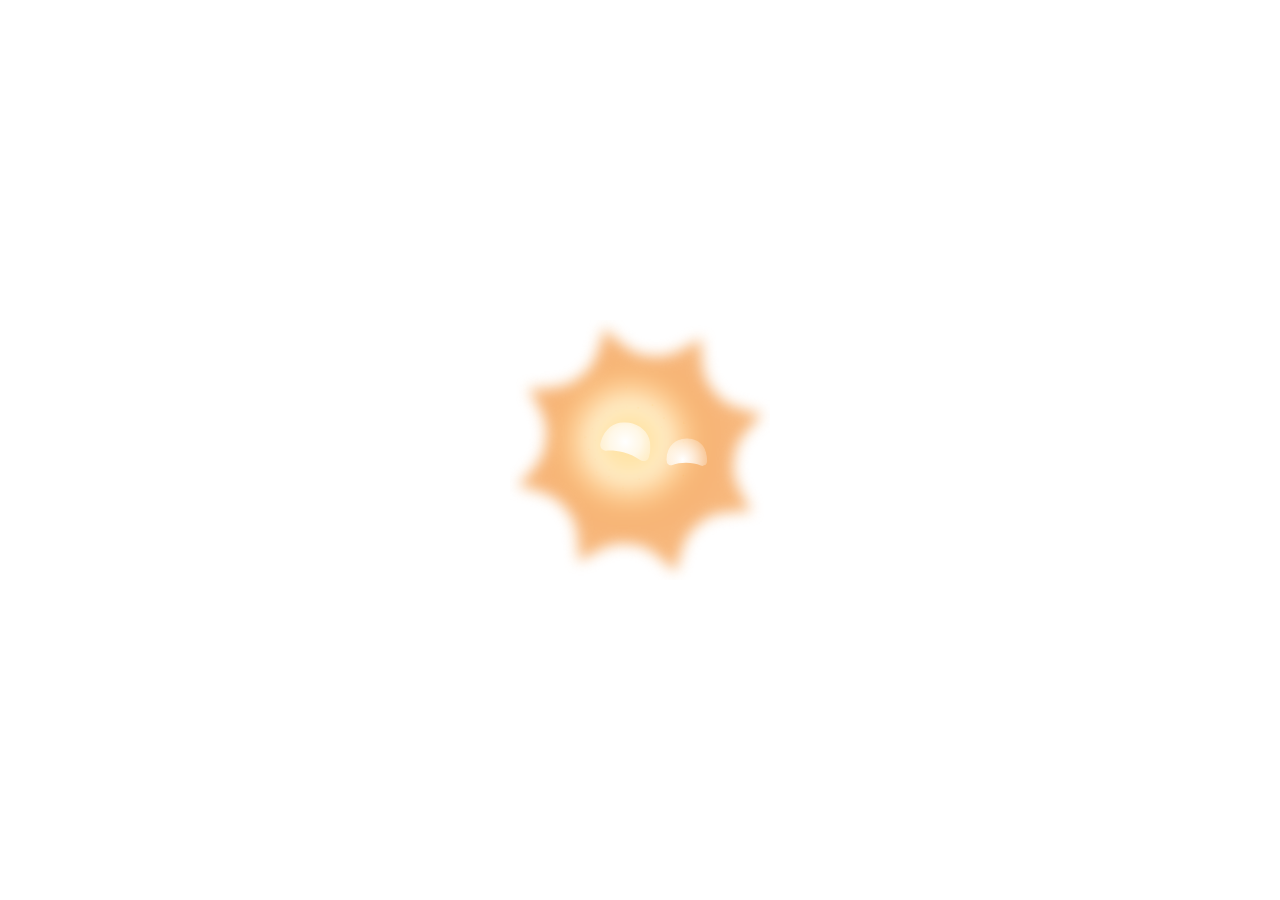
<file: sun-only.html>
<!doctype html>
<html lang="zh-CN">
  <head>
    <meta charset="UTF-8" />
    <meta name="viewport" content="width=device-width, initial-scale=1.0" />
    <title>icon</title>
    <style>
      html,
      body {
        width: 100%;
        height: 100%;
        margin: 0;
        background: #fff;
      }
      body {
        display: grid;
        place-items: center;
      }
      .sun-stage {
        width: 260px;
        height: 260px;
        position: relative;
      }
      .input-wrap {
        position: relative;
        width: 100%;
        height: 100%;
      }
      .input-sun {
        width: 100%;
        height: 100%;
        display: block;
      }
      /* 眼睛/高光覆盖层：与产品页同源素材 */
      .sun-overlay {
        position: absolute;
        width: 74%;
        height: 74%;
        top: 10%;
        left: 18%;
        object-fit: contain;
        pointer-events: none;
      }
    </style>
  </head>
  <body>
    <div class="sun-stage">
      <div class="input-wrap input-wrap--sun-active" aria-hidden="true">
        <canvas class="input-sun" width="200" height="200" aria-hidden="true"></canvas>
        <img class="sun-overlay" src="assets/frame-121.svg" alt="" aria-hidden="true" />
      </div>
    </div>
    <script src="./sun-canvas.js"></script>
  </body>
</html>
</file>
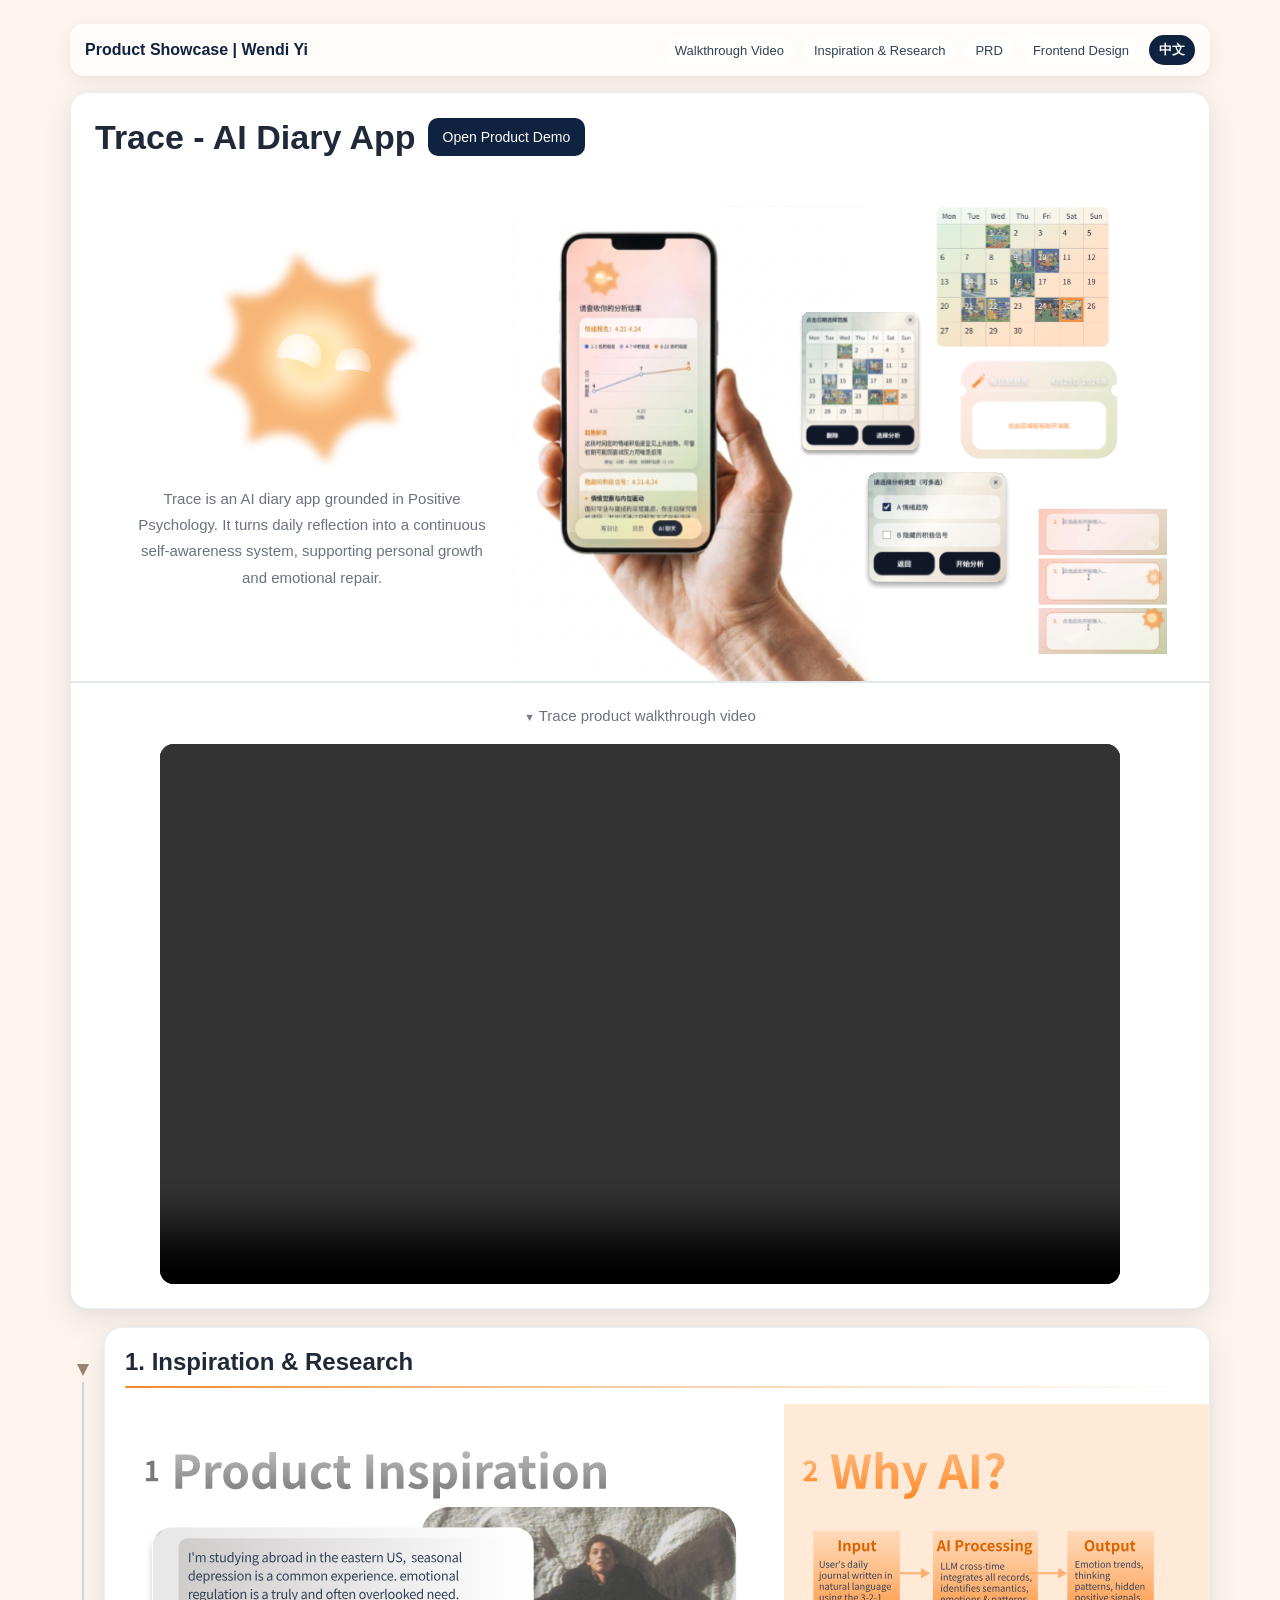
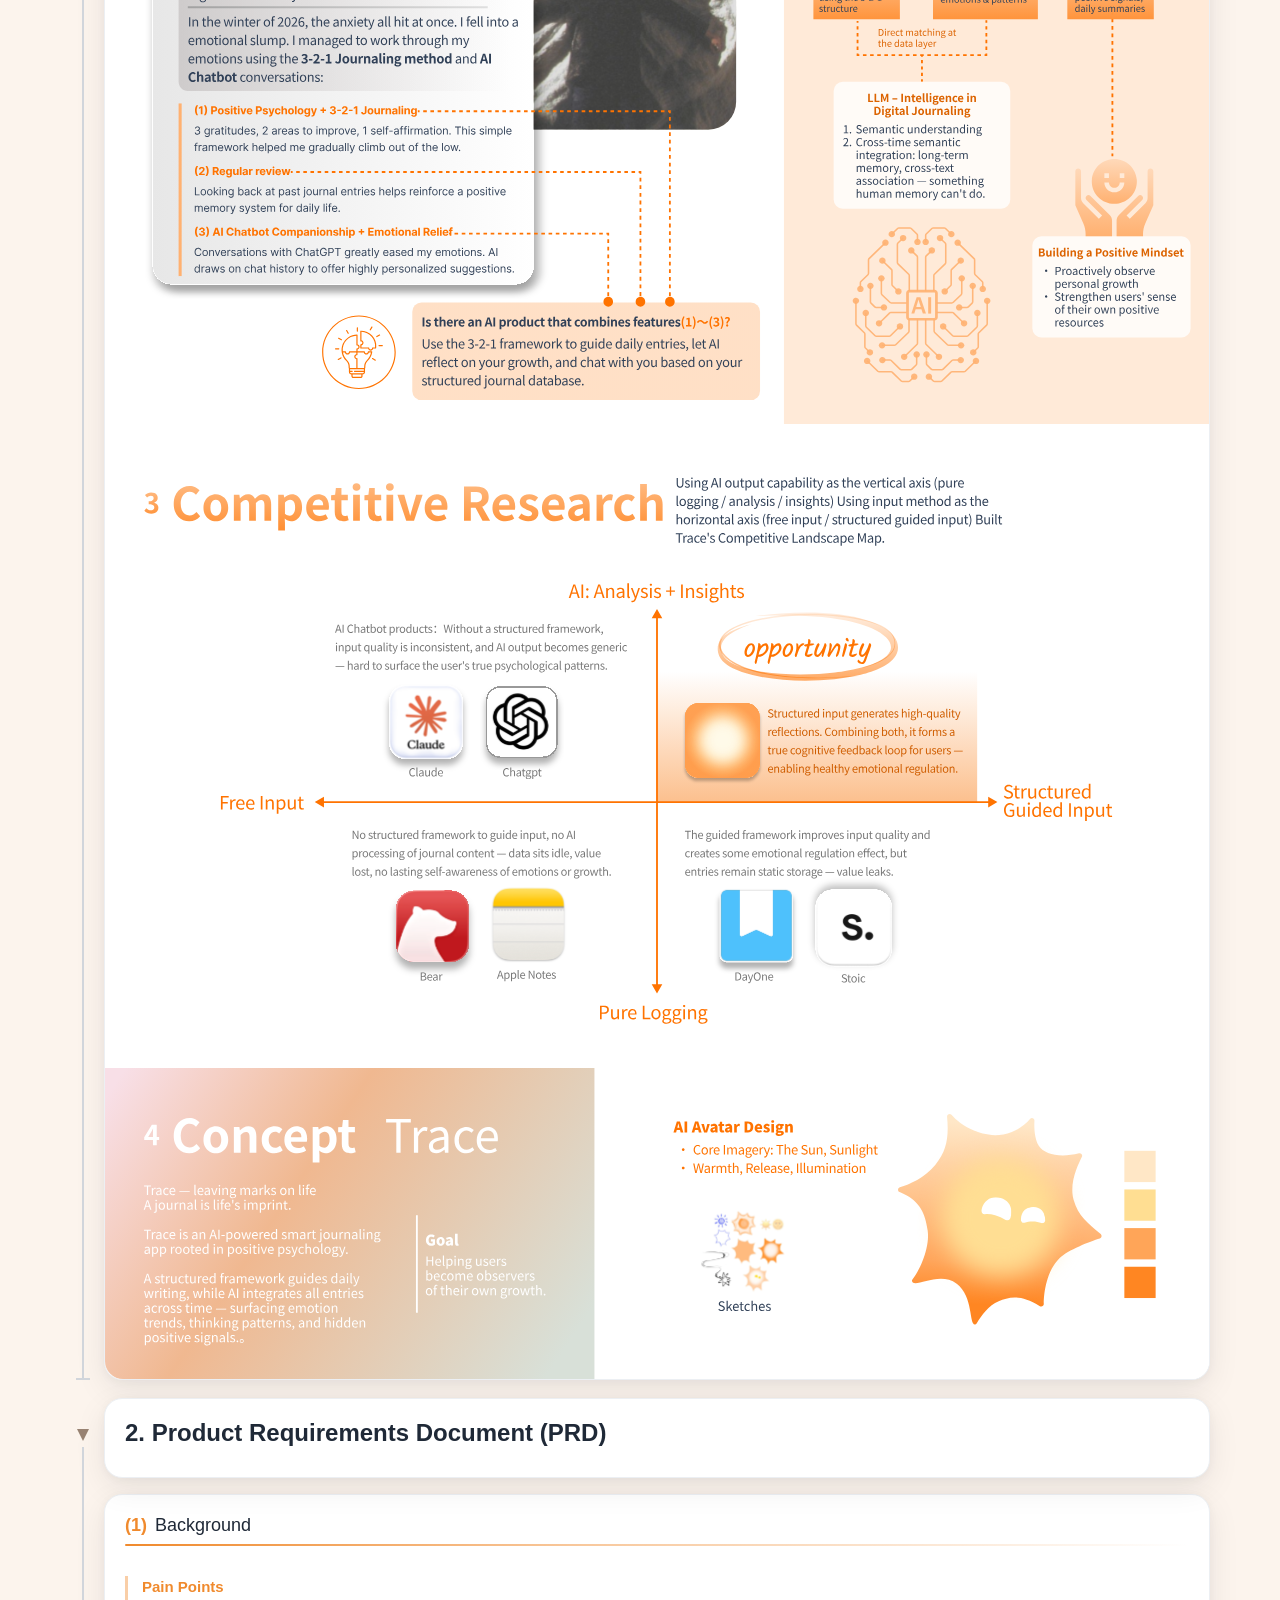
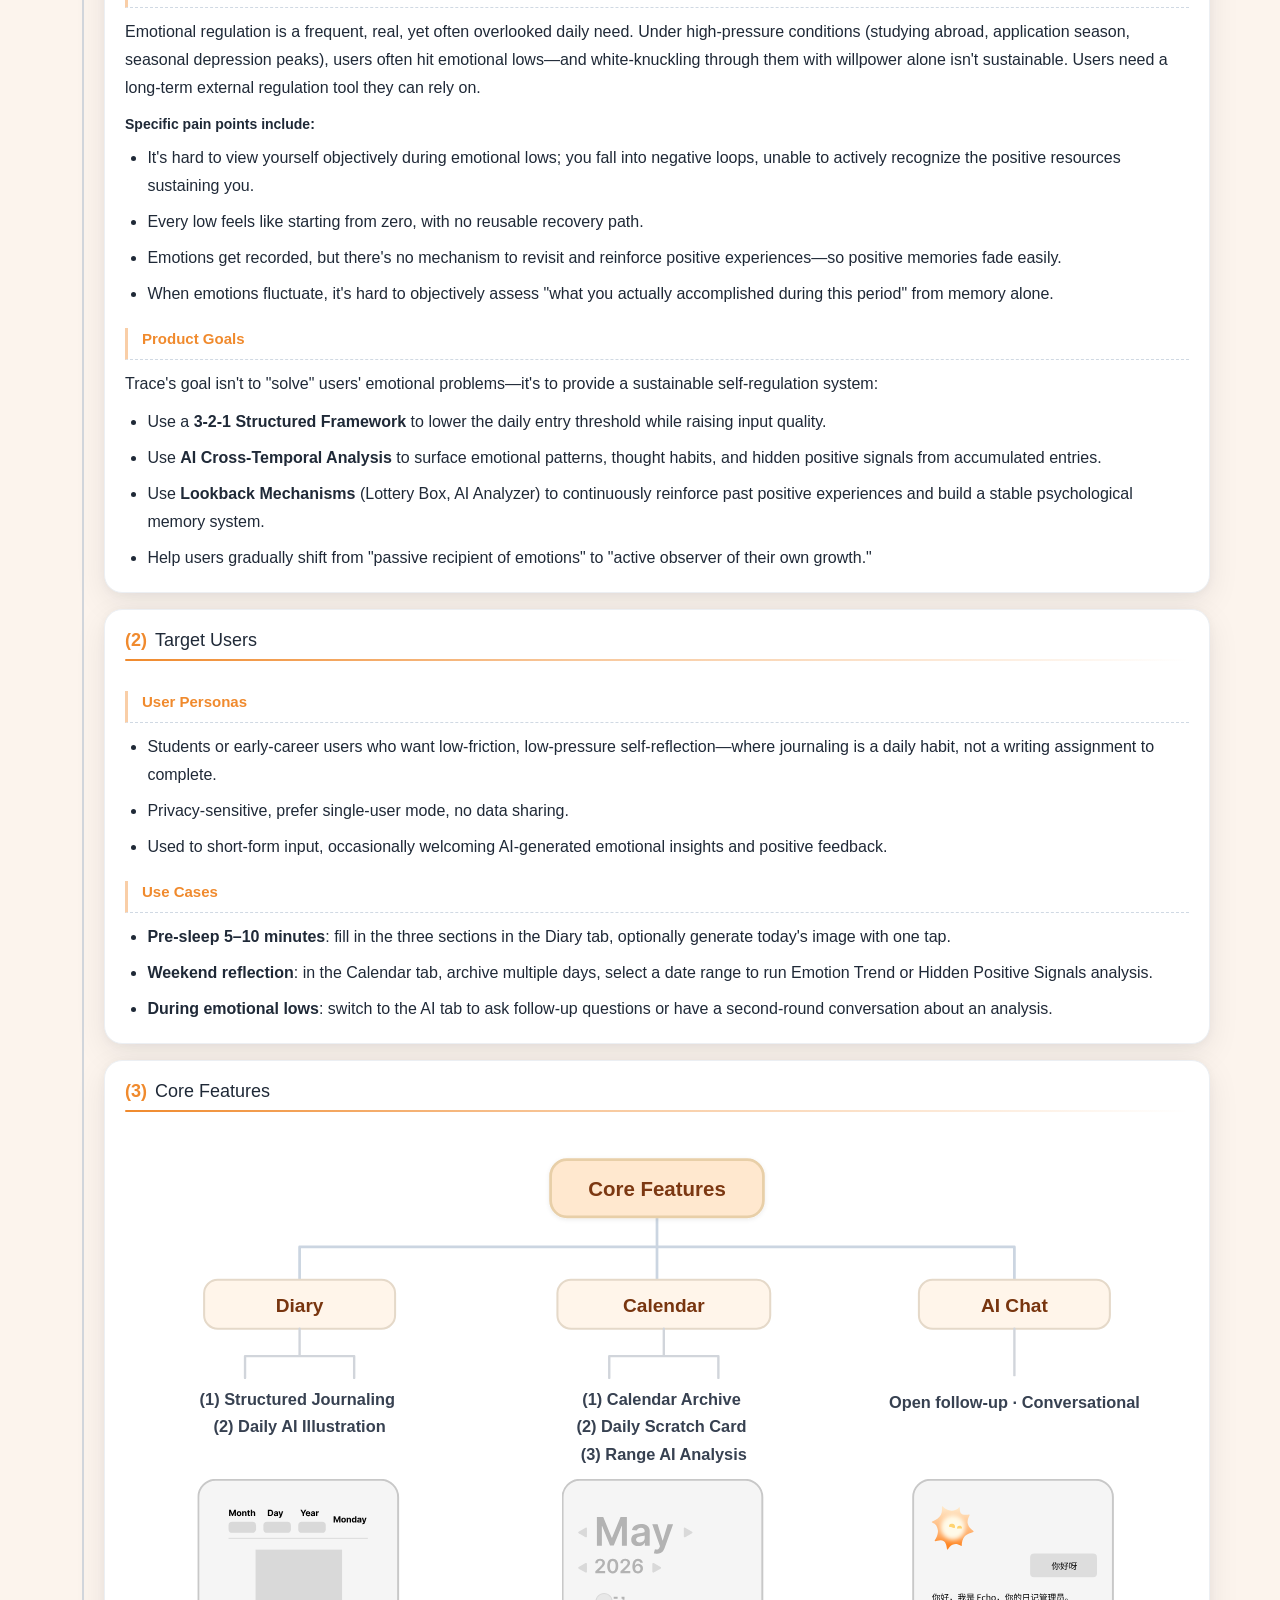
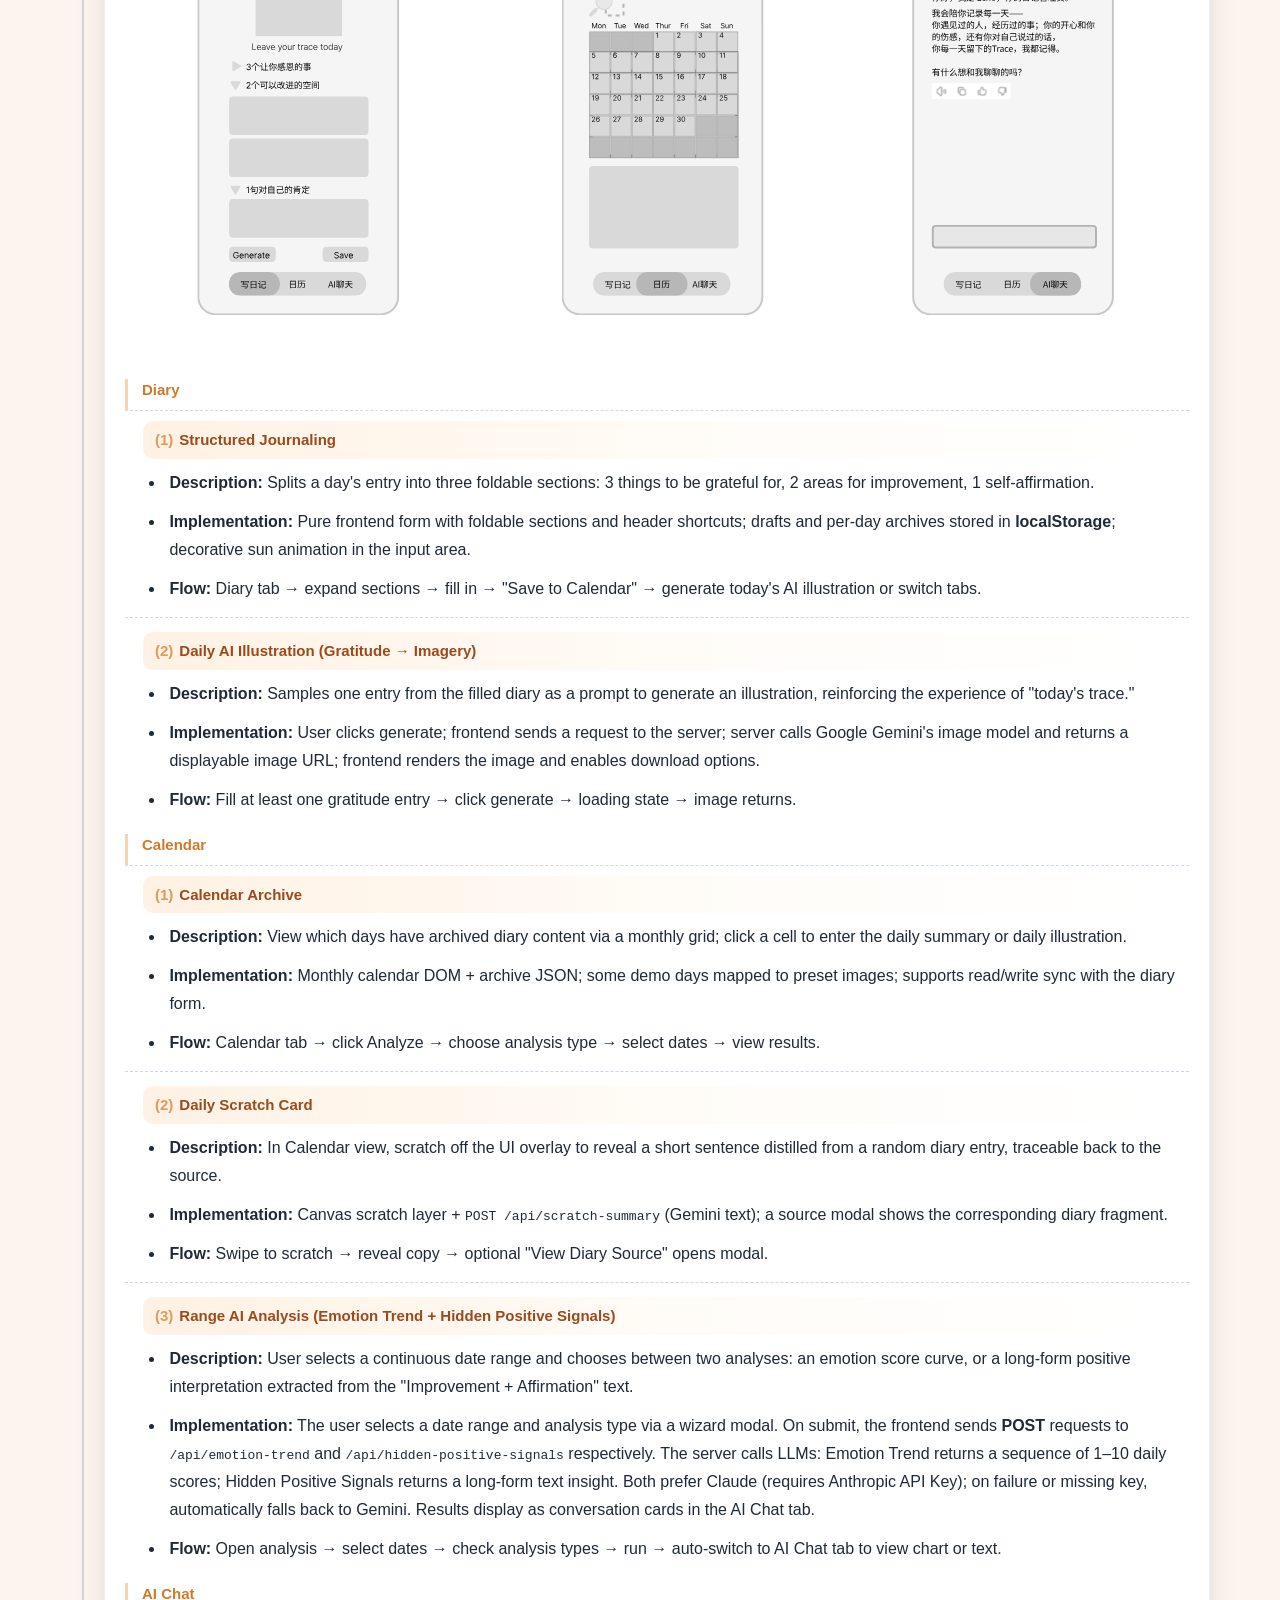
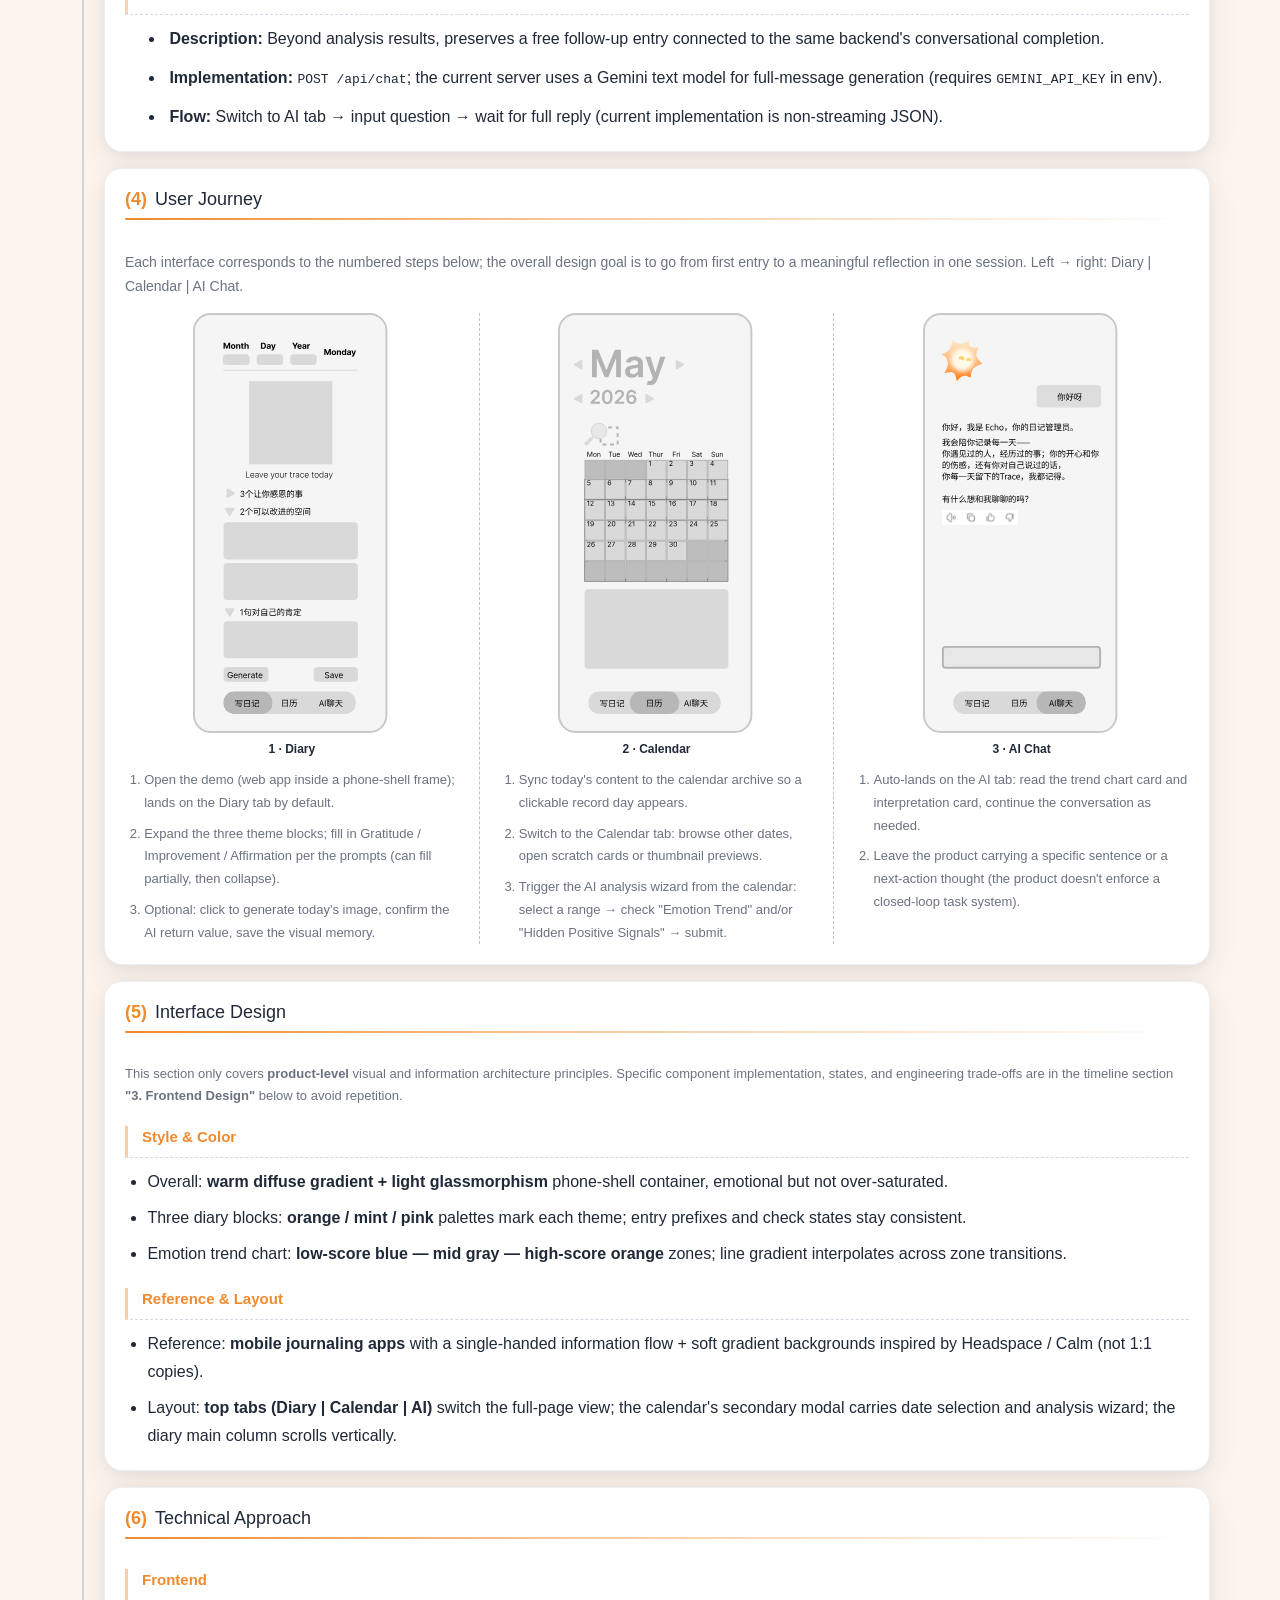
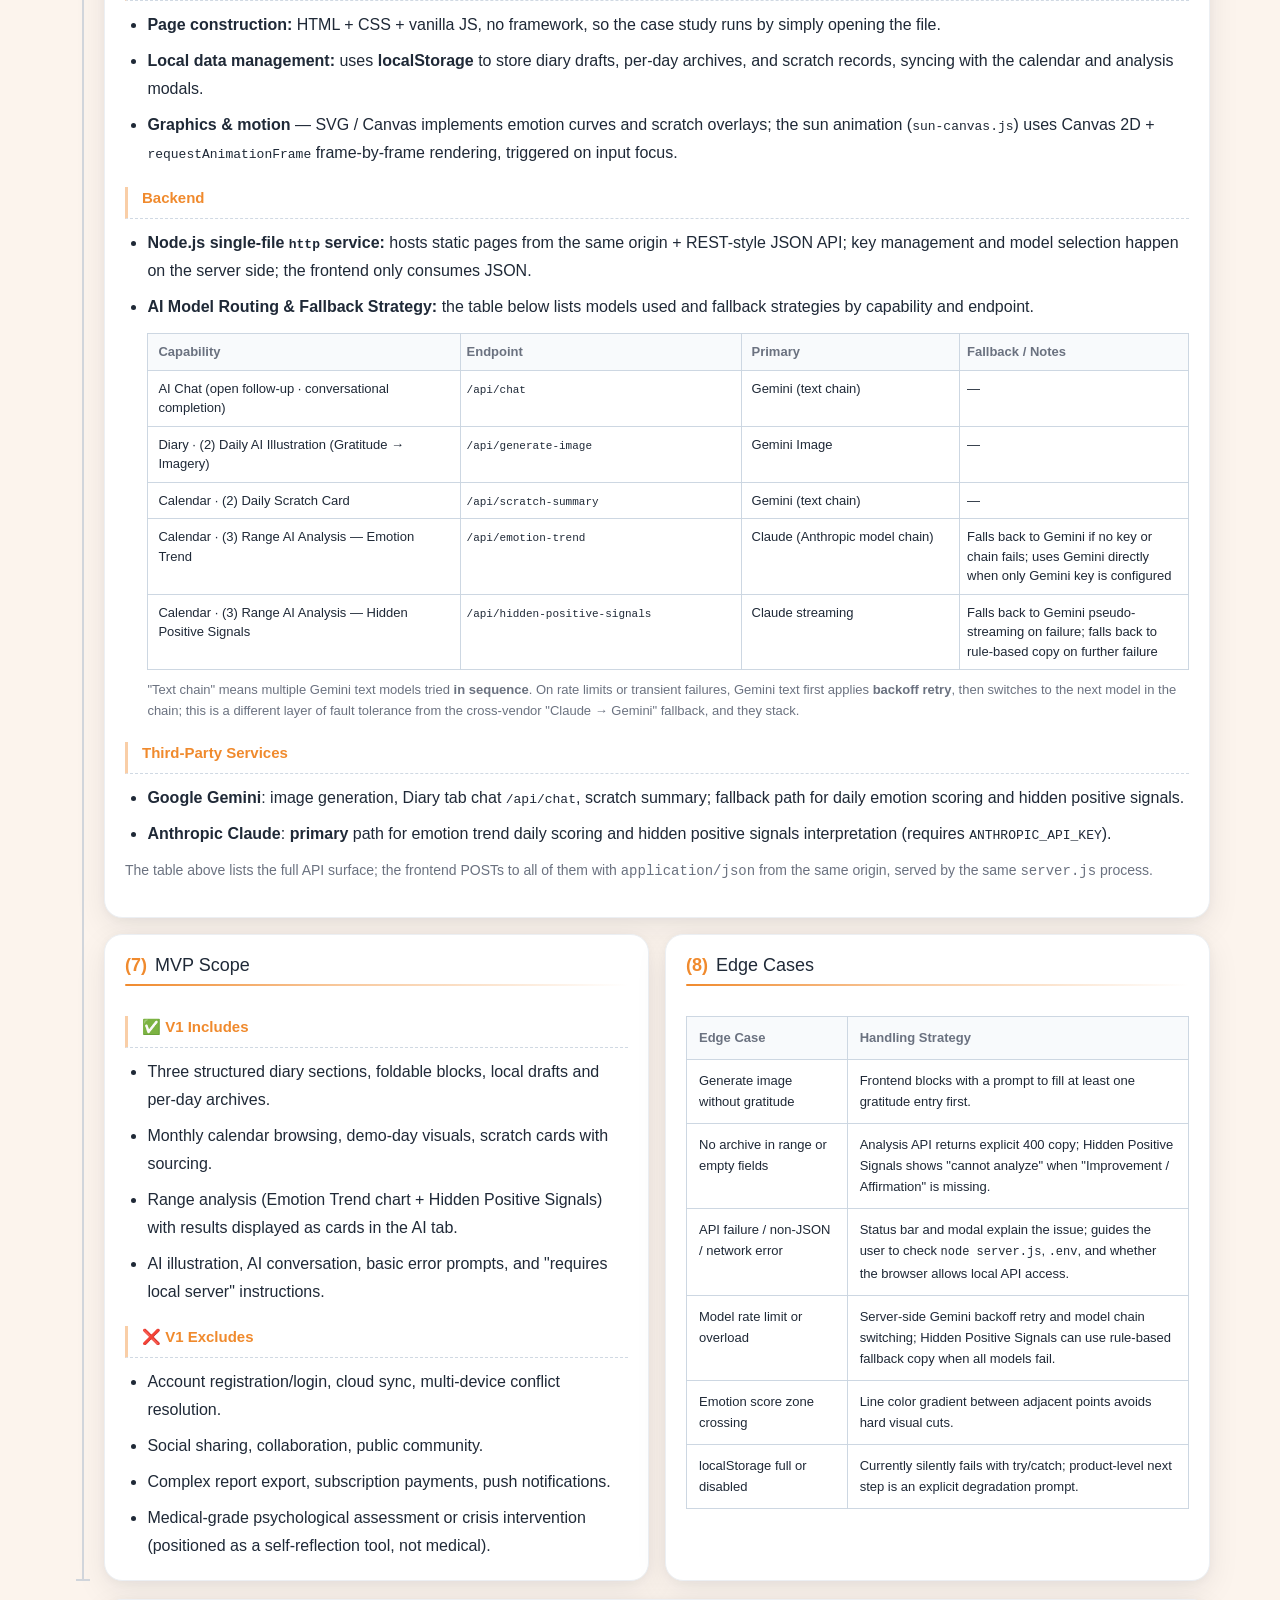
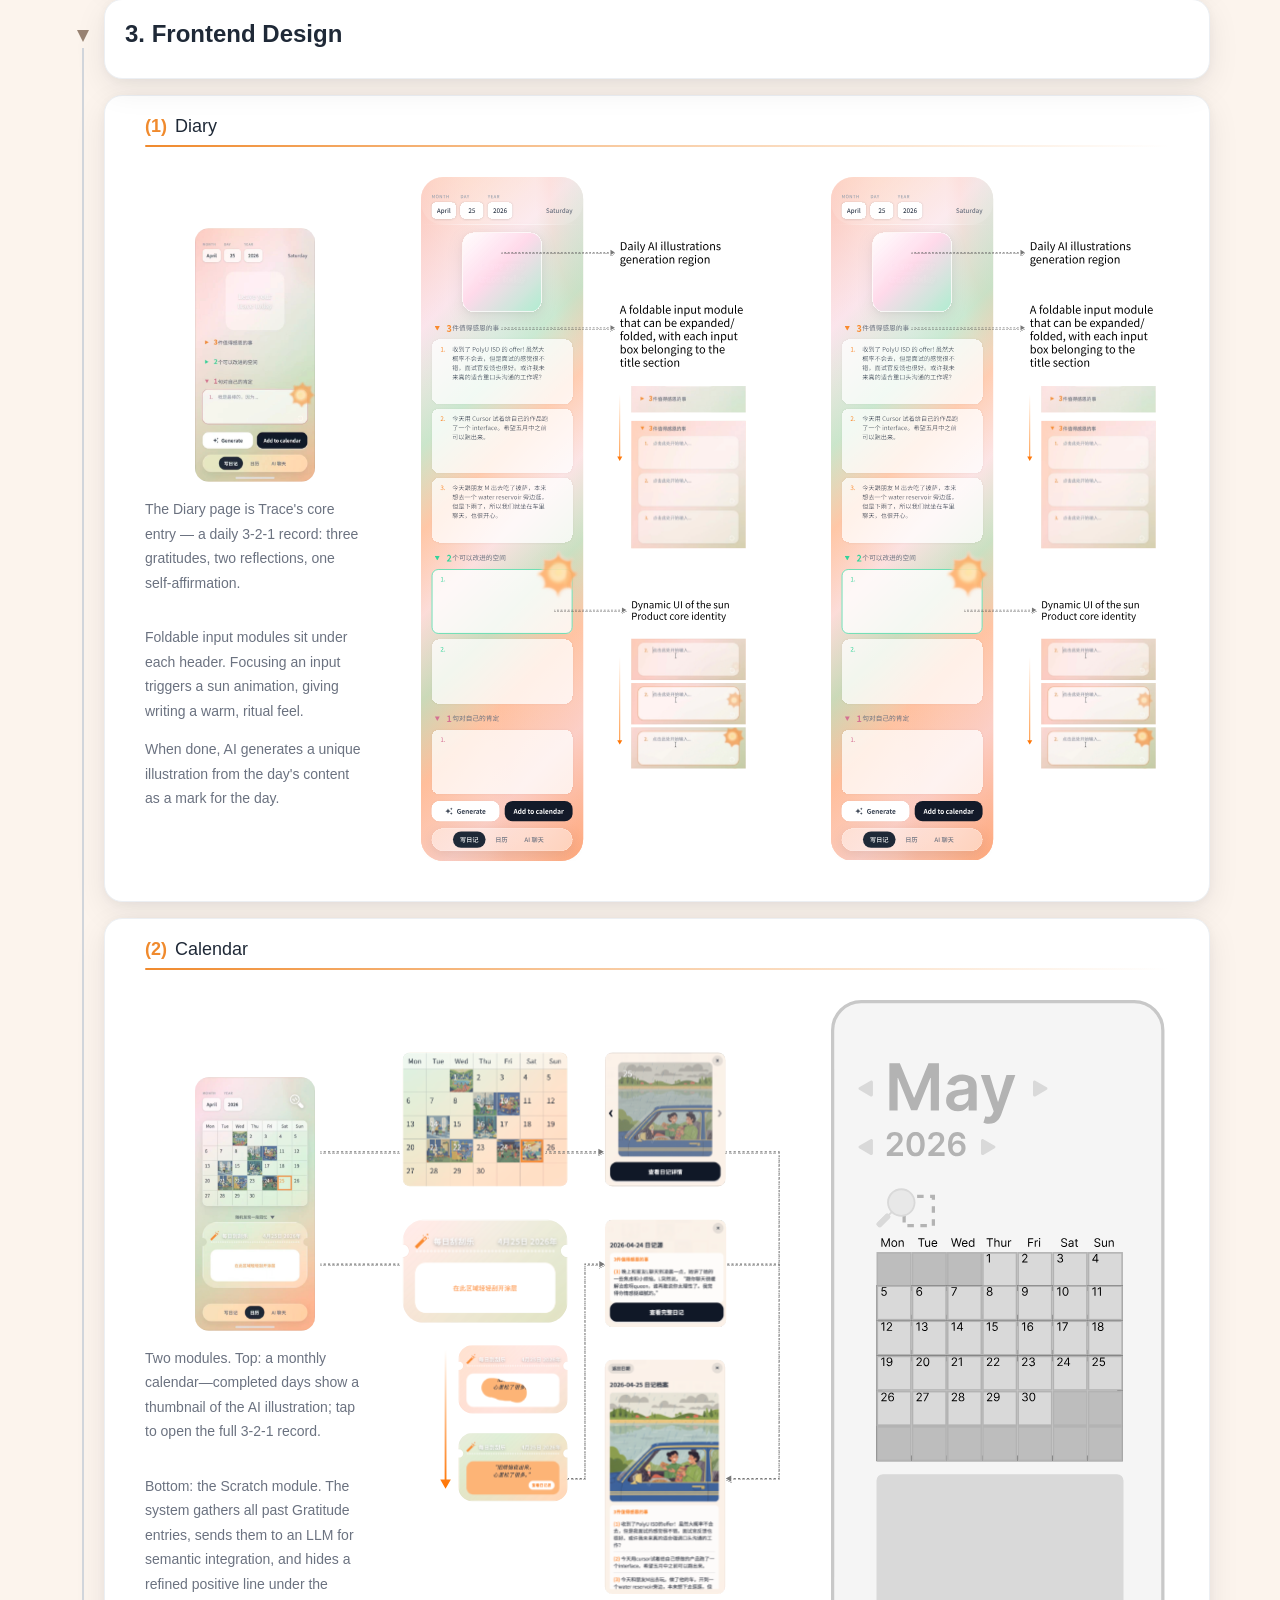
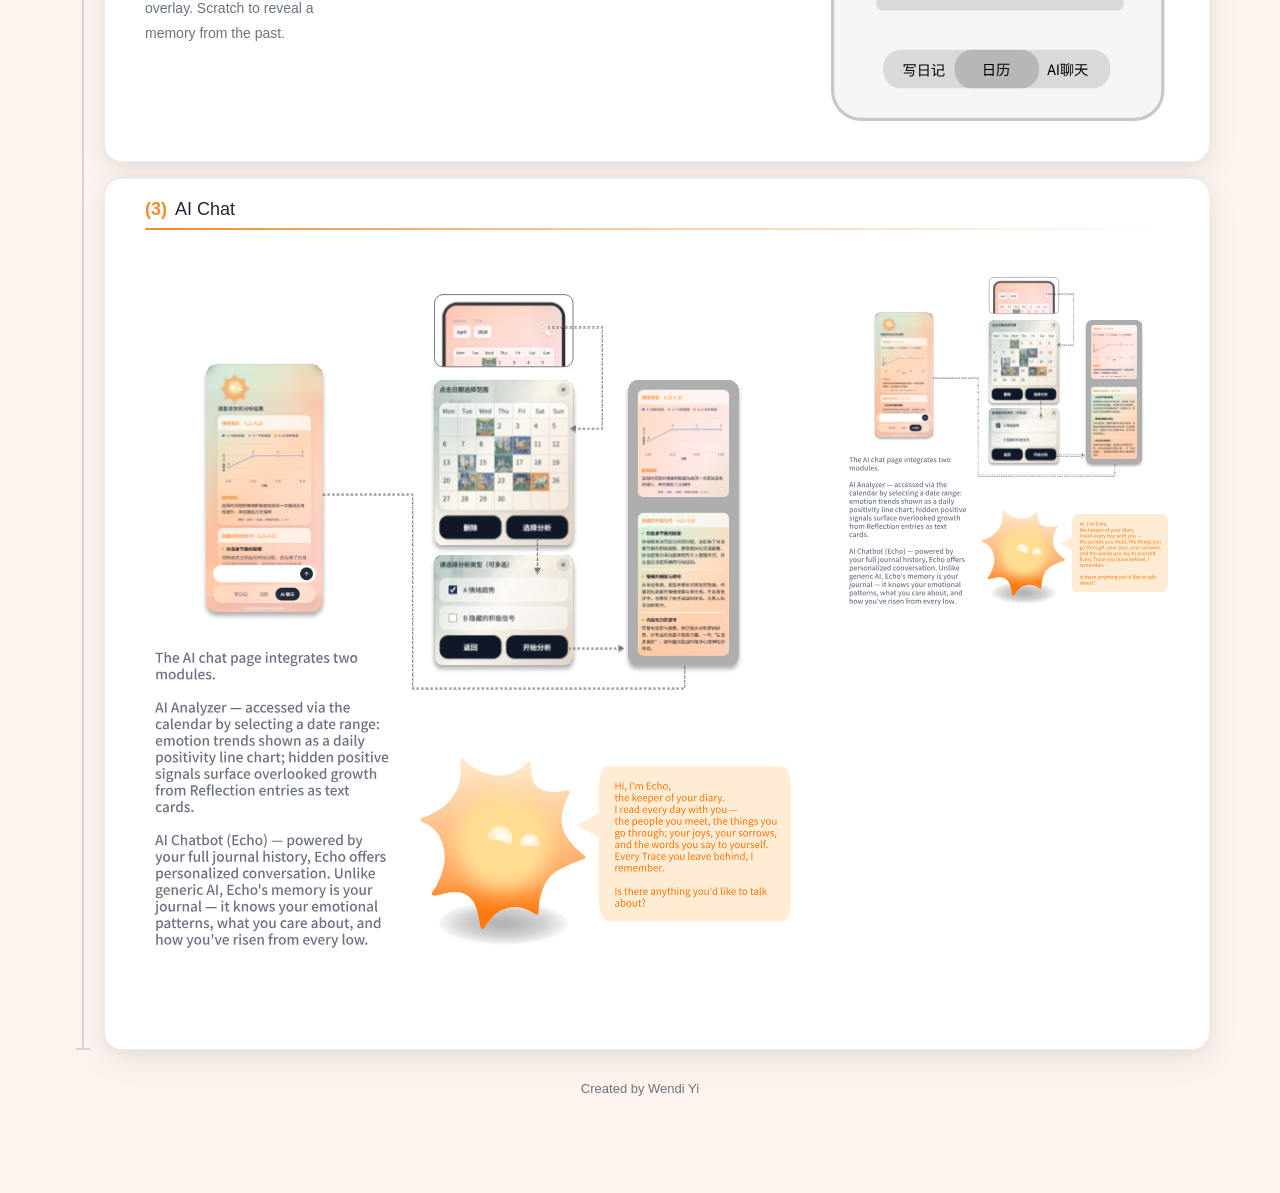
<file: en/prd.html>
<!DOCTYPE html>
<html lang="en">
  <head>
    <meta charset="UTF-8" />
    <meta name="viewport" content="width=device-width, initial-scale=1.0" />
    <meta
      name="description"
      content="Trace - Product Showcase: portfolio, PRD, technical approach, frontend design notes, and product walkthrough video. Created by Wendi Yi."
    />
    <meta name="theme-color" content="#fcf4ed" />
    <meta property="og:type" content="website" />
    <meta property="og:title" content="Trace · AI Diary · Product Showcase | Wendi Yi" />
    <meta
      property="og:description"
      content="Trace AI Diary - PRD, design specs, and implementation notes, with anchored sections and demo video."
    />
    <title>Trace · AI Diary Product · Wendi Yi</title>
    <style>
      :root {
        --bg: #fff8f2;
        --card: #ffffff;
        --text: #1f2937;
        --muted: #6b7280;
        --accent: #f08a2d;
        --accent-line-fade: linear-gradient(
          90deg,
          rgb(240, 138, 45) 0%,
          rgba(240, 138, 45, 0.48) 42%,
          rgba(240, 138, 45, 0) 100%
        );
        --accent-tag-bg-fade: linear-gradient(
          90deg,
          #fff2e8 0%,
          rgba(255, 242, 232, 0.55) 65%,
          rgba(255, 242, 232, 0) 100%
        );
        --line: #eceff3;
        --navy: #0f2240;
        --shadow-card: 0 10px 32px rgba(15, 23, 42, 0.08),
          0 2px 10px rgba(15, 23, 42, 0.04);
        --shadow-soft: 0 6px 20px rgba(15, 23, 42, 0.06),
          0 1px 4px rgba(15, 23, 42, 0.04);
        --timeline-rail: #d1d5db;
        --timeline-stroke: 2px;
        --timeline-head-bg: #ffffff;
        --timeline-arrow: #988272;
        --anchor-scroll-padding-top: calc(8px + 80px + 16px);
        --hero-sun-size: 228px;
        /* 负边距仅在大屏启用，避免 flex 挤压时文案列塌成一字宽 */
        --hero-sun-column-nudge: 0;
        --hero-sun-column-offset-top: 0;
        --hero-lead-max-width: 350px;
        --hero-lead-font-size: 15px;
      }
      * { box-sizing: border-box; }
      html {
        scroll-behavior: smooth;
        scroll-padding-top: var(--anchor-scroll-padding-top);
      }
      body {
        margin: 0;
        font-family: "Inter", -apple-system, BlinkMacSystemFont, "Segoe UI", "Helvetica Neue", "PingFang SC", "Noto Sans SC", sans-serif;
        color: var(--text);
        background: #fcf4ed;
      }
      .wrap { max-width: 1180px; margin: 0 auto; padding: 24px 20px 72px; }
      .topbar {
        position: sticky;
        top: 8px;
        z-index: 20;
        margin-bottom: 16px;
        padding: 10px 14px;
        border: 1px solid rgba(255, 255, 255, 0.6);
        border-radius: 14px;
        backdrop-filter: blur(10px) saturate(150%);
        -webkit-backdrop-filter: blur(10px) saturate(150%);
        background: rgba(255, 255, 255, 0.7);
        box-shadow: var(--shadow-soft);
        display: flex;
        justify-content: space-between;
        align-items: center;
        gap: 14px;
      }
      .brand { font-weight: 700; color: var(--navy); white-space: nowrap; }
      .nav { display: flex; flex-wrap: wrap; gap: 10px; align-items: center; }
      .nav a {
        color: #334155;
        text-decoration: none;
        font-size: 13px;
        padding: 6px 10px;
        border-radius: 999px;
        background: rgba(255, 255, 255, 0.8);
      }
      .nav .lang-switch {
        background: var(--navy);
        color: #fff;
        font-weight: 600;
      }
      .hero {
        background: var(--card);
        border: 1px solid var(--line);
        border-radius: 18px;
        padding: 24px;
        box-shadow: var(--shadow-card);
      }
      .hero-demo-stack {
        margin-top: 22px;
        min-width: 0;
      }
      .hero-showcase-scroll {
        width: 100%;
        max-width: 100%;
        min-width: 0;
        overflow: visible;
      }
      .hero-showcase-row {
        display: flex;
        flex-wrap: wrap;
        align-items: flex-start;
        justify-content: center;
        width: 100%;
        min-width: 0;
        margin: 0;
      }
      .hero-showcase-with-sun {
        display: flex;
        flex-wrap: wrap;
        align-items: flex-start;
        justify-content: center;
        gap: 20px 24px;
        flex: 1 1 100%;
        min-width: 0;
        max-width: 100%;
      }
      .hero-showcase-sun-column {
        display: flex;
        flex-direction: column;
        align-items: center;
        gap: 14px;
        flex: 0 0 auto;
        flex-shrink: 0;
        width: min(100%, var(--hero-lead-max-width));
        max-width: min(100%, var(--hero-lead-max-width));
        margin-left: var(--hero-sun-column-nudge);
        margin-top: var(--hero-sun-column-offset-top);
      }
      .hero-showcase-lead {
        margin: 0;
        color: var(--muted);
        font-size: var(--hero-lead-font-size);
        line-height: 1.75;
        max-width: var(--hero-lead-max-width);
        width: 100%;
        text-align: center;
      }
      .hero-showcase-sun {
        position: relative;
        flex: 0 0 auto;
        width: var(--hero-sun-size);
        height: var(--hero-sun-size);
        margin-top: 0;
        pointer-events: none;
        z-index: 1;
      }
      .hero-showcase-sun.input-wrap .input-sun {
        position: static;
        width: var(--hero-sun-size);
        height: var(--hero-sun-size);
        opacity: 1;
        transform: none;
        transition: none;
        display: block;
        pointer-events: none;
      }
      .hero-showcase-sun-overlay {
        position: absolute;
        width: 74%;
        height: 74%;
        top: 10%;
        left: 18%;
        object-fit: contain;
        pointer-events: none;
        z-index: 3;
      }
      .hero-showcase-composite {
        margin: 0;
        flex: 1 1 420px;
        flex-shrink: 1;
        max-width: min(100%, 920px);
        min-width: min(100%, 320px);
      }
      .hero-demo-divider {
        width: calc(100% + 48px);
        margin: 0 -24px 20px;
        border: 0;
        border-top: 2px solid #e2e8f0;
      }
      .hero-showcase-composite img {
        display: block;
        width: 100%;
        height: auto;
      }
      .hero-video-heading {
        margin: 0 auto 14px;
        padding: 0;
        max-width: 960px;
        color: var(--muted);
        font-size: var(--hero-lead-font-size);
        line-height: 1.75;
        font-weight: 400;
        text-align: center;
      }
      .hero-video-heading::before {
        content: "▼";
        display: inline-block;
        margin-right: 0.35em;
        font-size: 0.72em;
        vertical-align: 0.08em;
        opacity: 0.92;
      }
      .hero-video {
        position: relative;
        margin: 0 auto;
        width: 100%;
        max-width: 960px;
        aspect-ratio: 16 / 9;
        border-radius: 14px;
        overflow: hidden;
        background: #0f172a;
        line-height: 0;
      }
      .hero-video video {
        position: absolute;
        inset: 0;
        display: block;
        width: 100%;
        height: 100%;
        margin: 0;
        object-fit: contain;
      }
      h1 { margin: 0 0 10px; font-size: 34px; line-height: 1.2; }
      .subtitle { margin: 0 0 18px; color: var(--muted); font-size: 15px; }
      #implementation-demo .hero-showcase-lead.subtitle {
        margin: 0;
      }
      .hero__headline-row {
        display: flex;
        flex-wrap: wrap;
        align-items: center;
        gap: 12px;
        margin: 0 0 10px;
      }
      .hero__headline-row h1 {
        margin: 0;
      }
      .cta-row { display: flex; flex-wrap: wrap; gap: 10px; }
      .btn {
        display: inline-block;
        padding: 10px 14px;
        border-radius: 10px;
        text-decoration: none;
        font-size: 14px;
        border: 1px solid transparent;
      }
      .btn--primary { background: var(--navy); color: #fff; }
      .btn--ghost { background: #fff; color: #334155; border-color: var(--line); }
      .grid {
        margin-top: 18px;
        display: grid;
        grid-template-columns: repeat(12, minmax(0, 1fr));
        gap: 16px;
      }
      .timeline-section {
        position: relative;
        padding-left: 34px;
      }
      .timeline-section::before {
        content: "";
        position: absolute;
        left: 12px;
        top: var(--timeline-line-start, 34px);
        bottom: 0;
        width: var(--timeline-stroke);
        background: var(--timeline-rail);
        z-index: 1;
      }
      .timeline-section::after {
        content: "";
        position: absolute;
        left: 6px;
        bottom: 0;
        width: 14px;
        height: var(--timeline-stroke);
        background: var(--timeline-rail);
        z-index: 1;
      }
      .timeline-toggle {
        position: absolute;
        left: -34px;
        top: var(--timeline-toggle-top, 50%);
        transform: translateY(-50%);
        width: 24px;
        height: 24px;
        border: 0;
        padding: 0;
        background: transparent;
        cursor: pointer;
        z-index: 3;
      }
      .timeline-toggle::before {
        content: "";
        position: absolute;
        left: 6px;
        top: 7px;
        width: 12px;
        height: 12px;
        border-radius: 0;
        background: var(--timeline-arrow);
        clip-path: polygon(0 0, 0 100%, 100% 50%);
        -webkit-clip-path: polygon(0 0, 0 100%, 100% 50%);
        transform: rotate(0deg);
        transform-origin: 50% 50%;
        transition: transform 0.22s ease, background 0.22s ease;
        z-index: 2;
      }
      .timeline-section.timeline-collapsed > :not(.section-head):not(.timeline-toggle) {
        display: none;
      }
      .timeline-section.timeline-collapsed .section-head .subtitle {
        display: none;
      }
      .timeline-section.timeline-collapsed .section-head .inspiration-card {
        display: none;
      }
      .timeline-section.timeline-collapsed::before,
      .timeline-section.timeline-collapsed::after {
        display: none;
      }
      .section-head {
        position: relative;
        overflow: visible;
      }
      .timeline-section > .card.section-head {
        background: var(--timeline-head-bg);
        border: 1px solid var(--line);
        color: var(--text);
        box-shadow: var(--shadow-card);
      }
      .timeline-section > .card.section-head h2 {
        margin-bottom: 10px;
        color: var(--text);
        font-weight: 700;
      }
      .timeline-section > .card.section-head .subtitle {
        color: var(--muted);
      }
      .timeline-section:not(.timeline-collapsed) > .card.section-head > h2 {
        position: relative;
        padding-bottom: 12px;
        margin-bottom: 0;
        border-bottom: none;
      }
      .timeline-section:not(.timeline-collapsed) > .card.section-head > h2::after {
        content: "";
        position: absolute;
        left: 0;
        right: 0;
        bottom: 0;
        height: var(--timeline-stroke);
        background: var(--accent-line-fade);
        border-radius: 1px;
      }
      .timeline-section:not(.timeline-collapsed) > .card.section-head:has(.subtitle) > h2 {
        padding-bottom: 0;
        margin-bottom: 8px;
      }
      .timeline-section:not(.timeline-collapsed) > .card.section-head:has(.subtitle) > h2::after {
        display: none;
      }
      .timeline-section:not(.timeline-collapsed) > .card.section-head:has(.subtitle) > .subtitle {
        position: relative;
        padding-bottom: 12px;
        margin-bottom: 0;
        border-bottom: none;
      }
      .timeline-section:not(.timeline-collapsed) > .card.section-head:has(.subtitle) > .subtitle::after {
        content: "";
        position: absolute;
        left: 0;
        right: 0;
        bottom: 0;
        height: var(--timeline-stroke);
        background: var(--accent-line-fade);
        border-radius: 1px;
      }
      .timeline-section:not(.timeline-collapsed) > .card.section-head > h2:last-child {
        padding-bottom: 0;
        margin-bottom: 10px;
      }
      .timeline-section:not(.timeline-collapsed) > .card.section-head > h2:last-child::after {
        display: none;
      }
      .timeline-section:not(.timeline-collapsed) > .card.section-head .inspiration-card {
        margin: 16px -20px -20px;
      }
      .timeline-section:not(.timeline-collapsed) .timeline-toggle::before {
        transform: rotate(90deg);
      }
      .timeline-section > .card.section-head .inspiration-card {
        background: #fff;
        margin: 12px -20px -20px;
      }
      .card {
        background: var(--card);
        border: 1px solid var(--line);
        border-radius: 18px;
        padding: 20px;
        box-shadow: var(--shadow-card);
      }
      #fe-design-diary.card,
      #fe-design-calendar.card,
      #fe-design-ai.card {
        padding-left: 40px;
        padding-right: 40px;
      }
      .card h2 { margin: 0 0 12px; font-size: 24px; }
      .num {
        color: var(--accent);
        margin-right: 8px;
        font-weight: 700;
      }
      :is(#prd-writing, #frontend-design) article.card > h2:has(.num) {
        position: relative;
        font-size: 18px;
        font-weight: 400;
        padding-bottom: 10px;
        margin-bottom: 30px;
        border-bottom: none;
      }
      :is(#prd-writing, #frontend-design) article.card > h2:has(.num)::after {
        content: "";
        position: absolute;
        left: 0;
        right: 0;
        bottom: 0;
        height: var(--timeline-stroke);
        background: var(--accent-line-fade);
        border-radius: 1px;
      }
      p, li { line-height: 1.75; margin-top: 0; }
      ul { margin: 8px 0 0 20px; padding: 0; }
      .full { grid-column: span 12; }
      .half { grid-column: span 6; }
      .tag {
        display: inline-block;
        margin-right: 8px;
        margin-bottom: 8px;
        padding: 5px 10px;
        border-radius: 999px;
        background: var(--accent-tag-bg-fade);
        color: #b45309;
        font-size: 13px;
      }
      :is(#prd-writing, #frontend-design) article.card > .prd-sheet {
        margin-top: 6px;
      }
      :is(#prd-writing, #frontend-design) article.card > .prd-sheet > .prd-h3 {
        margin: 20px 0 10px;
        padding: 0 0 10px 14px;
        border-left: 3px solid rgba(240, 138, 45, 0.42);
        border-bottom: 1px dashed rgba(203, 213, 225, 0.9);
        font-size: 15px;
        font-weight: 600;
        color: var(--accent);
        line-height: 1.4;
      }
      :is(#prd-writing, #frontend-design) article.card > .prd-sheet > .prd-h3:first-child {
        margin-top: 0;
      }
      #prd-writing article#prd-3.card > .prd-sheet > .prd-h3 {
        border-left: 3px solid rgba(232, 159, 94, 0.45);
        color: #cf7a28;
      }
      :is(#prd-writing, #frontend-design) article.card > .prd-sheet > p {
        margin: 0 0 10px;
      }
      :is(#prd-writing, #frontend-design) article.card > .prd-sheet > p:last-child {
        margin-bottom: 0;
      }
      :is(#prd-writing, #frontend-design) article.card > .prd-sheet > .prd-lead {
        margin: 0 0 14px !important;
        color: var(--muted);
        font-size: 14px;
        line-height: 1.75;
      }
      :is(#prd-writing, #frontend-design) article.card > .prd-sheet > ul,
      :is(#prd-writing, #frontend-design) article.card > .prd-sheet > ol {
        margin: 0 0 10px;
        padding-left: 1.4rem;
        list-style-position: outside;
      }
      :is(#prd-writing, #frontend-design) article.card > .prd-sheet > ul:last-child,
      :is(#prd-writing, #frontend-design) article.card > .prd-sheet > ol:last-child {
        margin-bottom: 0;
      }
      :is(#prd-writing, #frontend-design) article.card > .prd-sheet > ul > li + li,
      :is(#prd-writing, #frontend-design) article.card > .prd-sheet > ol > li + li {
        margin-top: 8px;
      }
      :is(#prd-writing, #frontend-design) article.card > .prd-sheet table.prd-route-table {
        width: 100%;
        margin: 12px 0 0;
        border-collapse: collapse;
        table-layout: fixed;
        font-size: 13px;
        line-height: 1.5;
        color: var(--text);
      }
      :is(#prd-writing, #frontend-design) article.card > .prd-sheet table.prd-route-table th,
      :is(#prd-writing, #frontend-design) article.card > .prd-sheet table.prd-route-table td {
        padding: 8px 10px;
        text-align: left;
        vertical-align: top;
        border: 1px solid rgba(203, 213, 225, 0.95);
      }
      :is(#prd-writing, #frontend-design) article.card > .prd-sheet table.prd-route-table th {
        background: rgba(248, 250, 252, 0.95);
        font-weight: 600;
        color: var(--muted);
        white-space: nowrap;
      }
      :is(#prd-writing, #frontend-design) article.card > .prd-sheet table.prd-route-table th:nth-child(1),
      :is(#prd-writing, #frontend-design) article.card > .prd-sheet table.prd-route-table td:nth-child(1) {
        width: 30%;
      }
      :is(#prd-writing, #frontend-design) article.card > .prd-sheet table.prd-route-table th:nth-child(2),
      :is(#prd-writing, #frontend-design) article.card > .prd-sheet table.prd-route-table td:nth-child(2) {
        width: 27%;
        padding: 8px 6px;
        word-break: break-word;
      }
      :is(#prd-writing, #frontend-design) article.card > .prd-sheet table.prd-route-table th:nth-child(3),
      :is(#prd-writing, #frontend-design) article.card > .prd-sheet table.prd-route-table td:nth-child(3) {
        width: 21%;
      }
      :is(#prd-writing, #frontend-design) article.card > .prd-sheet table.prd-route-table th:nth-child(4),
      :is(#prd-writing, #frontend-design) article.card > .prd-sheet table.prd-route-table td:nth-child(4) {
        width: 22%;
        padding: 8px 7px;
        word-break: break-word;
      }
      :is(#prd-writing, #frontend-design) article.card > .prd-sheet table.prd-route-table td code {
        font-size: 11px;
        word-break: break-all;
      }
      :is(#prd-writing, #frontend-design) article.card > .prd-sheet .prd-route-note {
        margin: 10px 0 0;
        font-size: 13px;
        line-height: 1.6;
        color: var(--muted);
      }
      :is(#prd-writing, #frontend-design) article.card > .prd-sheet table.prd-boundary-table {
        width: 100%;
        margin: 6px 0 0;
        border-collapse: collapse;
        table-layout: fixed;
        font-size: 13px;
        line-height: 1.65;
        color: var(--text);
      }
      :is(#prd-writing, #frontend-design) article.card > .prd-sheet table.prd-boundary-table th,
      :is(#prd-writing, #frontend-design) article.card > .prd-sheet table.prd-boundary-table td {
        padding: 10px 12px;
        text-align: left;
        vertical-align: top;
        border: 1px solid rgba(203, 213, 225, 0.95);
        word-break: break-word;
      }
      :is(#prd-writing, #frontend-design) article.card > .prd-sheet table.prd-boundary-table th {
        background: rgba(248, 250, 252, 0.95);
        font-weight: 600;
        color: var(--muted);
      }
      :is(#prd-writing, #frontend-design) article.card > .prd-sheet table.prd-boundary-table th:nth-child(1),
      :is(#prd-writing, #frontend-design) article.card > .prd-sheet table.prd-boundary-table td:nth-child(1) {
        width: 32%;
      }
      :is(#prd-writing, #frontend-design) article.card > .prd-sheet table.prd-boundary-table td code {
        font-size: 12px;
      }
      :is(#prd-writing, #frontend-design) article.card > .prd-sheet > .prd-lead + .prd-h3 {
        margin-top: 12px;
      }
      #prd-writing article#prd-3.card .prd-mindmap-wrap {
        margin: 0 0 18px;
        padding: 4px 0 8px;
        background: transparent;
        border: 0;
        box-shadow: none;
        overflow-x: auto;
      }
      #prd-writing article#prd-3.card .prd-mindmap-wrap svg {
        display: block;
        width: 100%;
        min-width: 520px;
        height: auto;
      }
      @media (max-width: 640px) {
        #prd-writing article#prd-3.card .prd-mindmap-wrap svg {
          min-width: 480px;
        }
      }
      #prd-writing article#prd-3.card .prd-sheet .prd-block {
        padding-left: 18px;
      }
      :is(#prd-writing, #frontend-design) article.card .prd-sheet .prd-block + .prd-block {
        margin-top: 14px;
        padding-top: 14px;
        border-top: 1px dashed rgba(203, 213, 225, 0.95);
      }
      :is(#prd-writing, #frontend-design) article.card .prd-sheet .prd-h4 {
        margin: 0 0 10px;
        padding: 8px 12px;
        border-radius: 10px;
        background: linear-gradient(
          90deg,
          rgba(255, 237, 218, 0.75) 0%,
          rgba(255, 248, 238, 0.4) 55%,
          rgba(255, 255, 255, 0) 100%
        );
        font-size: 15px;
        font-weight: 600;
        color: #9a4a1c;
        line-height: 1.45;
      }
      :is(#prd-writing, #frontend-design) article.card .prd-sheet .prd-h4 .prd-h4__num {
        color: #dc9a5c;
        font-weight: 700;
        margin-right: 6px;
      }
      :is(#prd-writing, #frontend-design) article.card .prd-sheet .prd-block > .prd-detail-ul {
        margin-top: 0;
      }
      :is(#prd-writing, #frontend-design) article.card .prd-detail-ul {
        margin: 2px 0 0;
        padding-left: 1.4rem;
        list-style-position: outside;
      }
      :is(#prd-writing, #frontend-design) article.card .prd-detail-ul li {
        margin: 11px 0 0;
        padding-left: 0.25rem;
      }
      :is(#prd-writing, #frontend-design) article.card .prd-detail-ul li:first-child {
        margin-top: 0;
      }
      .prd-journey-tri {
        display: grid;
        grid-template-columns: repeat(3, minmax(0, 1fr));
        gap: 0;
        margin: 14px 0 0;
        align-items: start;
      }
      #prd-writing #prd-4 .prd-journey-col {
        min-width: 0;
        display: flex;
        flex-direction: column;
        gap: 12px;
        padding: 0 20px;
        box-sizing: border-box;
      }
      #prd-writing #prd-4 .prd-journey-col:first-child {
        padding-left: 0;
      }
      #prd-writing #prd-4 .prd-journey-col:last-child {
        padding-right: 0;
      }
      #prd-writing #prd-4 .prd-journey-col:not(:last-child) {
        border-right: 1px dashed rgba(148, 163, 184, 0.65);
      }
      #prd-writing #prd-4 .prd-journey-col .prd-journey-steps {
        margin: 0;
        padding-left: 1.2rem;
        font-size: 13px;
        line-height: 1.75;
        color: var(--muted);
      }
      #prd-writing #prd-4 .prd-journey-col .prd-journey-steps li + li {
        margin-top: 8px;
      }
      #prd-writing #prd-4 .prd-journey-fig {
        margin: 0;
        padding: 0;
        border: none;
        border-radius: 0;
        background: transparent;
        box-shadow: none;
        text-align: center;
      }
      #prd-writing #prd-4 .prd-journey-fig img {
        display: block;
        width: 100%;
        height: auto;
        max-height: min(420px, 52vh);
        object-fit: contain;
        margin: 0 auto;
        border: 0;
        border-radius: 0;
        box-shadow: none;
        filter: none;
      }
      #prd-writing #prd-4 .prd-journey-fig figcaption {
        margin-top: 8px;
        font-size: 12px;
        font-weight: 600;
        color: var(--text);
        line-height: 1.35;
      }
      .shots {
        display: grid;
        grid-template-columns: repeat(3, minmax(0, 1fr));
        gap: 12px;
      }
      .shot {
        border: 1px dashed #cbd5e1;
        background: #f8fafc;
        box-shadow: var(--shadow-soft);
        border-radius: 12px;
        min-height: 140px;
        padding: 10px;
        color: #64748b;
        font-size: 13px;
      }
      figure.prd-frontend-bg-fig {
        margin: 0 0 20px;
        padding: 0;
        border: 0;
        max-width: 338px;
      }
      figure.prd-frontend-bg-fig :is(img, video, object) {
        display: block;
        width: 100%;
        height: auto;
        border-radius: 14px;
        border: none;
        box-shadow: none;
      }
      .prd-diary-media {
        display: flex;
        gap: 20px;
        align-items: flex-start;
        margin: 0 0 20px;
        flex-wrap: wrap;
      }
      .prd-diary-media figure.prd-frontend-bg-fig {
        margin: 0;
        width: 338px;
        max-width: 338px;
      }
      .prd-diary-media figure.prd-frontend-bg-fig :is(img, video, object) {
        width: 100%;
        height: auto;
        max-height: 800px;
        object-fit: contain;
      }
      .prd-diary-media > figure:nth-child(2) {
        margin-left: 12px;
      }
      #fe-design-diary .prd-diary-media > figure:nth-child(2) {
        margin-left: 36px;
      }
      .prd-diary-media > figure.prd-frontend-bg-fig:last-of-type {
        margin-left: auto;
      }
      #fe-design-ai .prd-diary-media {
        width: 100%;
      }
      #fe-design-ai .prd-diary-media > figure:nth-child(2) {
        margin-left: 0;
      }
      #fe-design-ai .prd-diary-media > figure.prd-frontend-bg-fig:last-of-type {
        margin-left: 0;
        flex: 0 0 338px;
        width: 338px;
        max-width: 338px;
      }
      #fe-design-ai .prd-diary-media figure.prd-frontend-bg-fig:first-of-type {
        flex: 1 1 0;
        min-width: 0;
        width: auto;
        max-width: none;
      }
      #fe-design-ai .prd-ai-chat-frame-137-fig {
        overflow: visible;
        margin-left: -44px;
      }
      #fe-design-ai .prd-ai-chat-frame-137-fig :is(img, video, object.prd-ai-chat-frame-137-object) {
        aspect-ratio: 728 / 768;
      }
      .prd-diary-media .prd-diary-copy-wrap {
        flex: 0 0 220px;
        min-width: 0;
        max-width: 220px;
        display: flex;
        justify-content: flex-start;
        align-items: flex-start;
        align-self: center;
      }
      .prd-diary-media .prd-diary-copy {
        width: 220px;
        max-width: 100%;
        margin: 0;
        text-align: left;
      }
      .prd-diary-copy .prd-diary-lofi-fig {
        margin: 0 0 14px;
        padding: 0;
        border: 0;
        display: flex;
        justify-content: center;
      }
      .prd-diary-copy .prd-diary-lofi-fig :is(img, object.prd-diary-lofi-object) {
        display: block;
        width: 120px;
        max-width: 120px;
        height: 256px;
        border: 0;
      }
      #fe-design-calendar .prd-diary-copy .prd-diary-lofi-fig {
        margin: 0 auto 14px;
        display: flex;
        justify-content: center;
      }
      #fe-design-calendar .prd-calendar-frame-134-fig {
        width: 500px;
        max-width: 500px;
        margin-left: -85px;
        margin-top: 35px;
      }
      #fe-design-calendar .prd-calendar-frame-134-fig :is(img, video, object) {
        max-height: calc(800px * 500 / 338);
      }
      .prd-diary-copy .prd-diary-summary {
        margin: 0;
        color: var(--muted);
        font-size: 14px;
        line-height: 1.75;
      }
      .prd-diary-copy .prd-diary-summary-follow {
        margin: 30px 0 0;
        color: var(--muted);
        font-size: 14px;
        line-height: 1.75;
      }
      .prd-diary-copy .prd-diary-summary-follow-tail {
        margin: 14px 0 0;
        color: var(--muted);
        font-size: 14px;
        line-height: 1.75;
      }
      figure.prd-frontend-bg-fig figcaption {
        margin-top: 10px;
        font-size: 13px;
        color: var(--muted);
        line-height: 1.55;
      }
      .meta {
        display: grid;
        grid-template-columns: repeat(2, minmax(0, 1fr));
        gap: 10px;
      }
      .meta-item {
        background: #f8fafc;
        border: 1px solid #e2e8f0;
        border-radius: 10px;
        padding: 10px;
        box-shadow: 0 2px 8px rgba(15, 23, 42, 0.04);
      }
      .inspiration-card {
        margin: 8px -20px -20px;
        padding: 0;
        border: 0;
        border-radius: 0 0 18px 18px;
        background: transparent;
        overflow: hidden;
      }
      .inspiration-image {
        display: block;
        width: 100%;
        height: auto;
        border: 0;
        border-radius: 0;
      }
      .inspiration-image + .inspiration-image {
        margin-top: 12px;
      }
      .foot {
        margin-top: 28px;
        padding-bottom: 8px;
        color: var(--muted);
        font-size: 13px;
        text-align: center;
      }
      @media (min-width: 1200px) {
        :root {
          --hero-sun-column-nudge: -400px;
          --hero-sun-column-offset-top: 64px;
        }
        .hero-showcase-row {
          flex-wrap: nowrap;
          justify-content: flex-end;
        }
        .hero-showcase-with-sun {
          flex-wrap: nowrap;
          flex: 0 1 auto;
          justify-content: flex-end;
        }
      }
      @media (max-width: 820px) {
        .half { grid-column: span 12; }
        .prd-journey-tri {
          grid-template-columns: 1fr;
          max-width: 360px;
          margin-left: auto;
          margin-right: auto;
        }
        #prd-writing #prd-4 .prd-journey-col {
          padding: 0;
          border-right: none;
        }
        #prd-writing #prd-4 .prd-journey-col:not(:last-child) {
          padding-bottom: 18px;
          margin-bottom: 18px;
          border-bottom: 1px dashed rgba(148, 163, 184, 0.65);
        }
        .shots { grid-template-columns: 1fr; }
        .meta { grid-template-columns: 1fr; }
        h1 { font-size: 28px; }
        .timeline-section { padding-left: 28px; }
        .timeline-section::before { left: 10px; top: 30px; }
        .timeline-section::after { left: 4px; bottom: 0; width: 14px; }
      }
    </style>
  </head>
  <body>
    <main class="wrap">
      <div class="topbar">
        <div class="brand">Product Showcase | Wendi Yi</div>
        <nav class="nav" aria-label="Page navigation">
          <a href="#implementation-demo">Walkthrough Video</a>
          <a href="#inspiration-research">Inspiration & Research</a>
          <a href="#prd-writing">PRD</a>
          <a href="#frontend-design">Frontend Design</a>
          <a href="../prd.html" class="lang-switch" lang="zh" title="中文版本">中文</a>
        </nav>
      </div>

      <header id="overview" class="hero">
        <div class="hero__headline-row">
          <h1>Trace - AI Diary App</h1>
          <a class="btn btn--primary" href="./index.html" target="_blank" rel="noopener noreferrer">Open Product Demo</a>
        </div>
        <div id="implementation-demo" class="hero-demo-stack">
          <div class="hero-showcase-scroll">
          <div class="hero-showcase-row">
            <div class="hero-showcase-with-sun">
              <div class="hero-showcase-sun-column">
                <div
                  class="input-wrap input-wrap--sun-active hero-showcase-sun"
                  aria-hidden="true"
                >
                  <canvas class="input-sun" width="200" height="200" aria-hidden="true"></canvas>
                  <img
                    class="hero-showcase-sun-overlay"
                    src="../assets/frame-121.svg"
                    alt=""
                    aria-hidden="true"
                    loading="eager"
                    decoding="async"
                  />
                </div>
                <p class="subtitle hero-showcase-lead">
                  Trace is an AI diary app grounded in Positive Psychology. It turns daily reflection into a continuous self-awareness system, supporting personal growth and emotional repair.
                </p>
              </div>
              <figure class="hero-showcase-composite">
                <img
                  src="../assets/hero-showcase-phone-collage.svg"
                  alt="Trace UI: phone-in-hand and feature collage"
                  width="700"
                  height="521"
                  loading="eager"
                  decoding="async"
                  fetchpriority="high"
                />
              </figure>
            </div>
          </div>
          </div>
          <hr class="hero-demo-divider" />
          <p class="hero-video-heading">Trace product walkthrough video</p>
          <div class="hero-video">
            <video
              id="hero-demo-video"
              controls
              loop
              playsinline
              preload="metadata"
              width="1920"
              height="1080"
              aria-label="Trace AI Diary demo video"
            >
              <source src="../assets/trace-ai-diary-demo-en.mp4" type="video/mp4" />
            </video>
          </div>
        </div>
      </header>

      <section id="inspiration-research" class="grid timeline-section">
        <article class="card full section-head">
          <button type="button" class="timeline-toggle" aria-label="Collapse or expand Inspiration & Research" aria-expanded="true"></button>
          <h2>1. Inspiration & Research</h2>
          <div class="inspiration-card">
            <img class="inspiration-image" src="../assets/en-frame-140.svg" alt="Inspiration draft (EN Frame 140)" />
            <img class="inspiration-image" src="../assets/en-frame-141.svg" alt="Supplementary inspiration page (EN Frame 141)" />
            <img class="inspiration-image" src="../assets/en-frame-142.svg" alt="Supplementary inspiration page (EN Frame 142)" />
          </div>
        </article>
      </section>

      <section id="prd-writing" class="grid timeline-section">
        <article class="card full section-head">
          <button type="button" class="timeline-toggle" aria-label="Collapse or expand Product Requirements Document" aria-expanded="true"></button>
          <h2>2. Product Requirements Document (PRD)</h2>
        </article>

        <article id="prd-1" class="card full">
          <h2><span class="num">(1)</span>Background</h2>
          <div class="prd-sheet">
          <h3 class="prd-h3">Pain Points</h3>
          <p>
            Emotional regulation is a frequent, real, yet often overlooked daily need. Under high-pressure conditions (studying abroad, application season, seasonal depression peaks), users often hit emotional lows—and white-knuckling through them with willpower alone isn't sustainable. Users need a long-term external regulation tool they can rely on.
          </p>
          <p style="margin: 0 0 8px; font-weight: 600; font-size: 14px">Specific pain points include:</p>
          <ul>
            <li>It's hard to view yourself objectively during emotional lows; you fall into negative loops, unable to actively recognize the positive resources sustaining you.</li>
            <li>Every low feels like starting from zero, with no reusable recovery path.</li>
            <li>Emotions get recorded, but there's no mechanism to revisit and reinforce positive experiences—so positive memories fade easily.</li>
            <li>When emotions fluctuate, it's hard to objectively assess "what you actually accomplished during this period" from memory alone.</li>
          </ul>

          <h3 class="prd-h3">Product Goals</h3>
          <p>
            Trace's goal isn't to "solve" users' emotional problems—it's to provide a sustainable self-regulation system:
          </p>
          <ul>
            <li>Use a <strong>3-2-1 Structured Framework</strong> to lower the daily entry threshold while raising input quality.</li>
            <li>Use <strong>AI Cross-Temporal Analysis</strong> to surface emotional patterns, thought habits, and hidden positive signals from accumulated entries.</li>
            <li>Use <strong>Lookback Mechanisms</strong> (Lottery Box, AI Analyzer) to continuously reinforce past positive experiences and build a stable psychological memory system.</li>
            <li>Help users gradually shift from "passive recipient of emotions" to "active observer of their own growth."</li>
          </ul>
          </div>
        </article>

        <article id="prd-2" class="card full">
          <h2><span class="num">(2)</span>Target Users</h2>
          <div class="prd-sheet">
          <h3 class="prd-h3">User Personas</h3>
          <ul>
            <li>Students or early-career users who want low-friction, low-pressure self-reflection—where journaling is a daily habit, not a writing assignment to complete.</li>
            <li>Privacy-sensitive, prefer single-user mode, no data sharing.</li>
            <li>Used to short-form input, occasionally welcoming AI-generated emotional insights and positive feedback.</li>
          </ul>
          <h3 class="prd-h3">Use Cases</h3>
          <ul>
            <li><strong>Pre-sleep 5–10 minutes</strong>: fill in the three sections in the Diary tab, optionally generate today's image with one tap.</li>
            <li><strong>Weekend reflection</strong>: in the Calendar tab, archive multiple days, select a date range to run Emotion Trend or Hidden Positive Signals analysis.</li>
            <li><strong>During emotional lows</strong>: switch to the AI tab to ask follow-up questions or have a second-round conversation about an analysis.</li>
          </ul>
          </div>
        </article>

        <article id="prd-3" class="card full">
          <h2><span class="num">(3)</span>Core Features</h2>
          <div class="prd-sheet">
          <figure
            class="prd-mindmap-wrap"
            role="img"
            aria-label="Core features structure mind map: three modules (Diary, Calendar, AI Chat), sub-feature titles, and corresponding interface previews"
          >
            <svg
              xmlns="http://www.w3.org/2000/svg"
              viewBox="0 0 780 590"
              fill="none"
              aria-hidden="true"
              focusable="false"
            >
              <defs>
                <filter id="prd-mm-shadow" x="-20%" y="-20%" width="140%" height="140%">
                  <feDropShadow dx="0" dy="1" stdDeviation="1.5" flood-opacity="0.08" />
                </filter>
              </defs>
              <path
                d="M 390 52 L 390 74 M 390 74 L 128 74 M 390 74 L 390 88 M 390 74 L 652 74 M 128 74 L 128 98 M 390 74 L 390 98 M 652 74 L 652 98"
                stroke="#cbd5e1"
                stroke-width="2"
                stroke-linecap="round"
                stroke-linejoin="round"
              />
              <rect
                x="312"
                y="10"
                width="156"
                height="42"
                rx="12"
                fill="#ffe8cf"
                stroke="#e8cfa8"
                stroke-width="2"
                filter="url(#prd-mm-shadow)"
              />
              <text
                x="390"
                y="37"
                text-anchor="middle"
                fill="#7c3812"
                font-size="15"
                font-weight="700"
                font-family="Inter, -apple-system, sans-serif"
              >
                Core Features
              </text>
              <rect x="58" y="98" width="140" height="36" rx="10" fill="#fff5ea" stroke="#e5d9c9" stroke-width="1.5" />
              <text
                x="128"
                y="122"
                text-anchor="middle"
                fill="#78350f"
                font-size="14"
                font-weight="700"
                font-family="Inter, -apple-system, sans-serif"
              >
                Diary
              </text>
              <rect x="317" y="98" height="36" rx="10" fill="#fff5ea" stroke="#e5d9c9" stroke-width="1.5" width="156" />
              <text
                x="395"
                y="122"
                text-anchor="middle"
                fill="#78350f"
                font-size="14"
                font-weight="700"
                font-family="Inter, -apple-system, sans-serif"
              >
                Calendar
              </text>
              <rect x="582" y="98" width="140" height="36" rx="10" fill="#fff5ea" stroke="#e5d9c9" stroke-width="1.5" />
              <text
                x="652"
                y="122"
                text-anchor="middle"
                fill="#78350f"
                font-size="14"
                font-weight="700"
                font-family="Inter, -apple-system, sans-serif"
              >
                AI Chat
              </text>
              <path
                d="M 128 134 L 128 154 M 88 154 L 168 154 M 88 154 L 88 170 M 168 154 L 168 170"
                stroke="#d1d5db"
                stroke-width="1.75"
                stroke-linecap="round"
              />
              <text
                text-anchor="middle"
                fill="#374151"
                font-size="12"
                font-weight="600"
                font-family="Inter, -apple-system, sans-serif"
              >
                <tspan x="128" y="190">(1) Structured Journaling</tspan>
                <tspan x="128" y="210">(2) Daily AI Illustration</tspan>
              </text>
              <path
                d="M 395 134 L 395 154 M 355 154 L 435 154 M 355 154 L 355 170 M 435 154 L 435 170"
                stroke="#d1d5db"
                stroke-width="1.75"
                stroke-linecap="round"
              />
              <text
                text-anchor="middle"
                fill="#374151"
                font-size="12"
                font-weight="600"
                font-family="Inter, -apple-system, sans-serif"
              >
                <tspan x="395" y="190">(1) Calendar Archive</tspan>
                <tspan x="395" y="210">(2) Daily Scratch Card</tspan>
                <tspan x="395" y="230">(3) Range AI Analysis</tspan>
              </text>
              <path d="M 652 134 L 652 168" stroke="#d1d5db" stroke-width="1.75" stroke-linecap="round" />
              <text
                x="652"
                y="192"
                text-anchor="middle"
                fill="#374151"
                font-size="12"
                font-weight="600"
                font-family="Inter, -apple-system, sans-serif"
              >
                Open follow-up · Conversational
              </text>
              <image
                href="../assets/journey-1-diary.svg"
                x="53"
                y="244"
                width="150"
                height="320"
                preserveAspectRatio="xMidYMid meet"
              />
              <image
                href="../assets/journey-2-calendar.svg"
                x="320"
                y="244"
                width="150"
                height="320"
                preserveAspectRatio="xMidYMid meet"
              />
              <image
                href="../assets/journey-3-ai-chat.svg"
                x="577"
                y="244"
                width="150"
                height="320"
                preserveAspectRatio="xMidYMid meet"
              />
            </svg>
          </figure>

          <h3 class="prd-h3">Diary</h3>
          <div class="prd-block">
            <h4 class="prd-h4"><span class="prd-h4__num">(1)</span>Structured Journaling</h4>
            <ul class="prd-detail-ul">
              <li>
                <strong>Description:</strong> Splits a day's entry into three foldable sections: 3 things to be grateful for, 2 areas for improvement, 1 self-affirmation.
              </li>
              <li>
                <strong>Implementation:</strong> Pure frontend form with foldable sections and header shortcuts; drafts and per-day archives stored in <strong>localStorage</strong>; decorative sun animation in the input area.
              </li>
              <li>
                <strong>Flow:</strong> Diary tab → expand sections → fill in → "Save to Calendar" → generate today's AI illustration or switch tabs.
              </li>
            </ul>
          </div>
          <div class="prd-block">
            <h4 class="prd-h4"><span class="prd-h4__num">(2)</span>Daily AI Illustration (Gratitude → Imagery)</h4>
            <ul class="prd-detail-ul">
              <li>
                <strong>Description:</strong> Samples one entry from the filled diary as a prompt to generate an illustration, reinforcing the experience of "today's trace."
              </li>
              <li>
                <strong>Implementation:</strong> User clicks generate; frontend sends a request to the server; server calls Google Gemini's image model and returns a displayable image URL; frontend renders the image and enables download options.
              </li>
              <li><strong>Flow:</strong> Fill at least one gratitude entry → click generate → loading state → image returns.</li>
            </ul>
          </div>

          <h3 class="prd-h3">Calendar</h3>
          <div class="prd-block">
            <h4 class="prd-h4"><span class="prd-h4__num">(1)</span>Calendar Archive</h4>
            <ul class="prd-detail-ul">
              <li>
                <strong>Description:</strong> View which days have archived diary content via a monthly grid; click a cell to enter the daily summary or daily illustration.
              </li>
              <li>
                <strong>Implementation:</strong> Monthly calendar DOM + archive JSON; some demo days mapped to preset images; supports read/write sync with the diary form.
              </li>
              <li><strong>Flow:</strong> Calendar tab → click Analyze → choose analysis type → select dates → view results.</li>
            </ul>
          </div>
          <div class="prd-block">
            <h4 class="prd-h4"><span class="prd-h4__num">(2)</span>Daily Scratch Card</h4>
            <ul class="prd-detail-ul">
              <li>
                <strong>Description:</strong> In Calendar view, scratch off the UI overlay to reveal a short sentence distilled from a random diary entry, traceable back to the source.
              </li>
              <li>
                <strong>Implementation:</strong> Canvas scratch layer + <code>POST /api/scratch-summary</code> (Gemini text); a source modal shows the corresponding diary fragment.
              </li>
              <li>
                <strong>Flow:</strong> Swipe to scratch → reveal copy → optional "View Diary Source" opens modal.
              </li>
            </ul>
          </div>
          <div class="prd-block">
            <h4 class="prd-h4"><span class="prd-h4__num">(3)</span>Range AI Analysis (Emotion Trend + Hidden Positive Signals)</h4>
            <ul class="prd-detail-ul">
              <li>
                <strong>Description:</strong> User selects a continuous date range and chooses between two analyses: an emotion score curve, or a long-form positive interpretation extracted from the "Improvement + Affirmation" text.
              </li>
              <li>
                <strong>Implementation:</strong> The user selects a date range and analysis type via a wizard modal. On submit, the frontend sends <strong>POST</strong> requests to
                <code>/api/emotion-trend</code> and <code>/api/hidden-positive-signals</code> respectively. The server calls LLMs: Emotion Trend returns a sequence of 1–10 daily scores; Hidden Positive Signals returns a long-form text insight. Both prefer Claude (requires Anthropic API
                Key); on failure or missing key, automatically falls back to Gemini. Results display as conversation cards in the AI Chat tab.
              </li>
              <li>
                <strong>Flow:</strong> Open analysis → select dates → check analysis types → run → auto-switch to AI Chat tab to view chart or text.
              </li>
            </ul>
          </div>

          <h3 class="prd-h3">AI Chat</h3>
          <div class="prd-block">
            <ul class="prd-detail-ul">
              <li><strong>Description:</strong> Beyond analysis results, preserves a free follow-up entry connected to the same backend's conversational completion.</li>
              <li>
                <strong>Implementation:</strong> <code>POST /api/chat</code>; the current server uses a Gemini text model for full-message generation (requires
                <code>GEMINI_API_KEY</code> in env).
              </li>
              <li>
                <strong>Flow:</strong> Switch to AI tab → input question → wait for full reply (current implementation is non-streaming JSON).
              </li>
            </ul>
          </div>
          </div>
        </article>

        <article id="prd-4" class="card full">
          <h2><span class="num">(4)</span>User Journey</h2>
          <div class="prd-sheet">
          <p class="prd-lead">Each interface corresponds to the numbered steps below; the overall design goal is to go from first entry to a meaningful reflection in one session. Left → right: Diary | Calendar | AI Chat.</p>
          <div
            class="prd-journey-tri"
            role="group"
            aria-label="Three interface previews with user journey steps for each tab"
          >
            <section class="prd-journey-col" aria-label="Diary interface and user journey">
              <figure class="prd-journey-fig">
                <img
                  src="../assets/journey-1-diary.svg"
                  alt="Diary interface preview (Figma Frame 44): top date info, hero area, foldable sections, and bottom tabs"
                  width="150"
                  height="320"
                  loading="lazy"
                  decoding="async"
                />
                <figcaption>1 · Diary</figcaption>
              </figure>
              <ol class="prd-journey-steps">
                <li>Open the demo (web app inside a phone-shell frame); lands on the Diary tab by default.</li>
                <li>Expand the three theme blocks; fill in Gratitude / Improvement / Affirmation per the prompts (can fill partially, then collapse).</li>
                <li>Optional: click to generate today's image, confirm the AI return value, save the visual memory.</li>
              </ol>
            </section>
            <section class="prd-journey-col" aria-label="Calendar interface and user journey">
              <figure class="prd-journey-fig">
                <img
                  src="../assets/journey-2-calendar.svg"
                  alt="Calendar interface preview (Figma Frame 84): month nav, grid, and content area"
                  width="150"
                  height="320"
                  loading="lazy"
                  decoding="async"
                />
                <figcaption>2 · Calendar</figcaption>
              </figure>
              <ol class="prd-journey-steps">
                <li>Sync today's content to the calendar archive so a clickable record day appears.</li>
                <li>Switch to the Calendar tab: browse other dates, open scratch cards or thumbnail previews.</li>
                <li>Trigger the AI analysis wizard from the calendar: select a range → check "Emotion Trend" and/or "Hidden Positive Signals" → submit.</li>
              </ol>
            </section>
            <section class="prd-journey-col" aria-label="AI Chat interface and user journey">
              <figure class="prd-journey-fig">
                <img
                  src="../assets/journey-3-ai-chat.svg"
                  alt="AI Chat interface preview (Figma Frame 119): Echo conversation, input field; bottom tab on AI Chat"
                  width="150"
                  height="320"
                  loading="lazy"
                  decoding="async"
                />
                <figcaption>3 · AI Chat</figcaption>
              </figure>
              <ol class="prd-journey-steps">
                <li>Auto-lands on the AI tab: read the trend chart card and interpretation card, continue the conversation as needed.</li>
                <li>Leave the product carrying a specific sentence or a next-action thought (the product doesn't enforce a closed-loop task system).</li>
              </ol>
            </section>
          </div>
          </div>
        </article>

        <article id="prd-5" class="card full">
          <h2><span class="num">(5)</span>Interface Design</h2>
          <div class="prd-sheet">
          <p style="margin: 0 0 12px; color: var(--muted); font-size: 13px; line-height: 1.65">
            This section only covers <strong>product-level</strong> visual and information architecture principles. Specific component implementation, states, and engineering trade-offs are in the timeline section <strong>"3. Frontend Design"</strong> below to avoid repetition.
          </p>
          <h3 class="prd-h3">Style & Color</h3>
          <ul>
            <li>Overall: <strong>warm diffuse gradient + light glassmorphism</strong> phone-shell container, emotional but not over-saturated.</li>
            <li>Three diary blocks: <strong>orange / mint / pink</strong> palettes mark each theme; entry prefixes and check states stay consistent.</li>
            <li>Emotion trend chart: <strong>low-score blue — mid gray — high-score orange</strong> zones; line gradient interpolates across zone transitions.</li>
          </ul>
          <h3 class="prd-h3">Reference & Layout</h3>
          <ul>
            <li>Reference: <strong>mobile journaling apps</strong> with a single-handed information flow + soft gradient backgrounds inspired by Headspace / Calm (not 1:1 copies).</li>
            <li>Layout: <strong>top tabs (Diary | Calendar | AI)</strong> switch the full-page view; the calendar's secondary modal carries date selection and analysis wizard; the diary main column scrolls vertically.</li>
          </ul>
          </div>
        </article>

        <article id="prd-6" class="card full">
          <h2><span class="num">(6)</span>Technical Approach</h2>
          <div class="prd-sheet">
          <h3 class="prd-h3">Frontend</h3>
          <ul>
            <li><strong>Page construction:</strong> HTML + CSS + vanilla JS, no framework, so the case study runs by simply opening the file.</li>
            <li>
              <strong>Local data management:</strong> uses <strong>localStorage</strong> to store diary drafts, per-day archives, and scratch records, syncing with the calendar and analysis modals.
            </li>
            <li>
              <strong>Graphics & motion</strong> — SVG / Canvas implements emotion curves and scratch overlays; the sun animation (<code>sun-canvas.js</code>) uses Canvas 2D +
              <code>requestAnimationFrame</code> frame-by-frame rendering, triggered on input focus.
            </li>
          </ul>
          <h3 class="prd-h3">Backend</h3>
          <ul>
            <li>
              <strong>Node.js single-file <code>http</code> service:</strong> hosts static pages from the same origin + REST-style JSON API; key management and model selection happen on the server side; the frontend only consumes JSON.
            </li>
            <li>
              <p style="margin: 0 0 12px"><strong>AI Model Routing & Fallback Strategy:</strong> the table below lists models used and fallback strategies by capability and endpoint.</p>
              <table class="prd-route-table">
                <thead>
                  <tr>
                    <th scope="col">Capability</th>
                    <th scope="col">Endpoint</th>
                    <th scope="col">Primary</th>
                    <th scope="col">Fallback / Notes</th>
                  </tr>
                </thead>
                <tbody>
                  <tr>
                    <td>AI Chat (open follow-up · conversational completion)</td>
                    <td><code>/api/chat</code></td>
                    <td>Gemini (text chain)</td>
                    <td>—</td>
                  </tr>
                  <tr>
                    <td>Diary · (2) Daily AI Illustration (Gratitude → Imagery)</td>
                    <td><code>/api/generate-image</code></td>
                    <td>Gemini Image</td>
                    <td>—</td>
                  </tr>
                  <tr>
                    <td>Calendar · (2) Daily Scratch Card</td>
                    <td><code>/api/scratch-summary</code></td>
                    <td>Gemini (text chain)</td>
                    <td>—</td>
                  </tr>
                  <tr>
                    <td>Calendar · (3) Range AI Analysis — Emotion Trend</td>
                    <td><code>/api/emotion-trend</code></td>
                    <td>Claude (Anthropic model chain)</td>
                    <td>Falls back to Gemini if no key or chain fails; uses Gemini directly when only Gemini key is configured</td>
                  </tr>
                  <tr>
                    <td>Calendar · (3) Range AI Analysis — Hidden Positive Signals</td>
                    <td><code>/api/hidden-positive-signals</code></td>
                    <td>Claude streaming</td>
                    <td>Falls back to Gemini pseudo-streaming on failure; falls back to rule-based copy on further failure</td>
                  </tr>
                </tbody>
              </table>
              <p class="prd-route-note">
                "Text chain" means multiple Gemini text models tried <strong>in sequence</strong>. On rate limits or transient failures, Gemini text first applies <strong>backoff retry</strong>, then switches to the next model in the chain; this is a different layer of fault tolerance from the cross-vendor "Claude → Gemini" fallback, and they stack.
              </p>
            </li>
          </ul>
          <h3 class="prd-h3">Third-Party Services</h3>
          <ul>
            <li><strong>Google Gemini</strong>: image generation, Diary tab chat <code>/api/chat</code>, scratch summary; fallback path for daily emotion scoring and hidden positive signals.</li>
            <li><strong>Anthropic Claude</strong>: <strong>primary</strong> path for emotion trend daily scoring and hidden positive signals interpretation (requires <code>ANTHROPIC_API_KEY</code>).</li>
          </ul>
          <p class="prd-lead" style="margin-top: 12px; margin-bottom: 0">
            The table above lists the full API surface; the frontend POSTs to all of them with <code>application/json</code> from the same origin, served by the same <code>server.js</code> process.
          </p>
          </div>
        </article>

        <article id="prd-7" class="card half">
          <h2><span class="num">(7)</span>MVP Scope</h2>
          <div class="prd-sheet">
          <h3 class="prd-h3">✅ V1 Includes</h3>
          <ul>
            <li>Three structured diary sections, foldable blocks, local drafts and per-day archives.</li>
            <li>Monthly calendar browsing, demo-day visuals, scratch cards with sourcing.</li>
            <li>Range analysis (Emotion Trend chart + Hidden Positive Signals) with results displayed as cards in the AI tab.</li>
            <li>AI illustration, AI conversation, basic error prompts, and "requires local server" instructions.</li>
          </ul>
          <h3 class="prd-h3">❌ V1 Excludes</h3>
          <ul>
            <li>Account registration/login, cloud sync, multi-device conflict resolution.</li>
            <li>Social sharing, collaboration, public community.</li>
            <li>Complex report export, subscription payments, push notifications.</li>
            <li>Medical-grade psychological assessment or crisis intervention (positioned as a self-reflection tool, not medical).</li>
          </ul>
          </div>
        </article>

        <article id="prd-8" class="card half">
          <h2><span class="num">(8)</span>Edge Cases</h2>
          <div class="prd-sheet">
          <table class="prd-boundary-table">
            <thead>
              <tr>
                <th scope="col">Edge Case</th>
                <th scope="col">Handling Strategy</th>
              </tr>
            </thead>
            <tbody>
              <tr>
                <td>Generate image without gratitude</td>
                <td>Frontend blocks with a prompt to fill at least one gratitude entry first.</td>
              </tr>
              <tr>
                <td>No archive in range or empty fields</td>
                <td>Analysis API returns explicit 400 copy; Hidden Positive Signals shows "cannot analyze" when "Improvement / Affirmation" is missing.</td>
              </tr>
              <tr>
                <td>API failure / non-JSON / network error</td>
                <td>Status bar and modal explain the issue; guides the user to check <code>node server.js</code>, <code>.env</code>, and whether the browser allows local API access.</td>
              </tr>
              <tr>
                <td>Model rate limit or overload</td>
                <td>Server-side Gemini backoff retry and model chain switching; Hidden Positive Signals can use rule-based fallback copy when all models fail.</td>
              </tr>
              <tr>
                <td>Emotion score zone crossing</td>
                <td>Line color gradient between adjacent points avoids hard visual cuts.</td>
              </tr>
              <tr>
                <td>localStorage full or disabled</td>
                <td>Currently silently fails with try/catch; product-level next step is an explicit degradation prompt.</td>
              </tr>
            </tbody>
          </table>
          </div>
        </article>
      </section>

      <section id="frontend-design" class="grid timeline-section">
        <article class="card full section-head">
          <button type="button" class="timeline-toggle" aria-label="Collapse or expand Frontend Design" aria-expanded="true"></button>
          <h2>3. Frontend Design</h2>
        </article>
        <article id="fe-design-diary" class="card full">
          <h2><span class="num">(1)</span>Diary</h2>
          <div class="prd-sheet">
            <div class="prd-diary-media">
              <div class="prd-diary-copy-wrap">
                <div class="prd-diary-copy">
                  <figure class="prd-diary-lofi-fig">
                    <object
                      class="prd-diary-lofi-object"
                      type="image/svg+xml"
                      data="../assets/diary-lofi-photo.svg"
                      role="img"
                      aria-label="Diary page low-fidelity wireframe"
                      width="120"
                      height="256"
                      tabindex="-1"
                    ></object>
                  </figure>
                  <p class="prd-diary-summary">
                    The Diary page is Trace's core entry — a daily 3-2-1 record: three gratitudes, two reflections, one self-affirmation.
                  </p>
                  <p class="prd-diary-summary-follow">
                    Foldable input modules sit under each header. Focusing an input triggers a sun animation, giving writing a warm, ritual feel.
                  </p>
                  <p class="prd-diary-summary-follow-tail">
                    When done, AI generates a unique illustration from the day's content as a mark for the day.
                  </p>
                </div>
              </div>
              <figure class="prd-frontend-bg-fig">
                <img src="../assets/en-main.svg" alt="Diary interface reference image (English annotations)" width="338" height="800" loading="lazy" decoding="async" />
              </figure>
              <figure class="prd-frontend-bg-fig">
                <video
                  width="338"
                  height="800"
                  autoplay
                  loop
                  muted
                  playsinline
                  preload="auto"
                  poster="../assets/en-main.svg"
                  aria-label="Diary screen recording"
                >
                  <source src="../assets/diary-writing.mp4" type="video/mp4" />
                  <source src="../assets/diary-writing.mov" type="video/quicktime" />
                </video>
              </figure>
            </div>
          </div>
        </article>
        <article id="fe-design-calendar" class="card full">
          <h2><span class="num">(2)</span>Calendar</h2>
          <div class="prd-sheet">
            <div class="prd-diary-media">
              <div class="prd-diary-copy-wrap">
                <div class="prd-diary-copy">
                  <figure class="prd-diary-lofi-fig">
                    <object
                      class="prd-diary-lofi-object"
                      type="image/svg+xml"
                      data="../assets/calendar-lofi.svg"
                      role="img"
                      aria-label="Calendar low-fidelity wireframe"
                      width="120"
                      height="256"
                      tabindex="-1"
                    ></object>
                  </figure>
                  <p class="prd-diary-summary">
                    Two modules. Top: a monthly calendar—completed days show a thumbnail of the AI illustration; tap to open the full 3-2-1 record.
                  </p>
                  <p class="prd-diary-summary-follow">
                    Bottom: the Scratch module. The system gathers all past Gratitude entries, sends them to an LLM for semantic integration, and hides a refined positive line under the overlay. Scratch to reveal a memory from the past.
                  </p>
                </div>
              </div>
              <figure class="prd-frontend-bg-fig prd-calendar-frame-134-fig">
                <object
                  class="prd-calendar-frame-134-object"
                  type="image/svg+xml"
                  data="../assets/frame-134.svg"
                  role="img"
                  aria-label="Calendar interface Frame 134 visual"
                  width="500"
                  height="1183"
                  tabindex="-1"
                ></object>
              </figure>
              <figure class="prd-frontend-bg-fig">
                <video
                  width="338"
                  height="800"
                  autoplay
                  loop
                  muted
                  playsinline
                  preload="auto"
                  poster="../assets/journey-2-calendar.svg"
                  aria-label="Calendar screen recording"
                >
                  <source src="../assets/calendar-feature.mp4" type="video/mp4" />
                  <source src="../assets/calendar-feature.mov" type="video/quicktime" />
                </video>
              </figure>
            </div>
          </div>
        </article>
        <article id="fe-design-ai" class="card full">
          <h2><span class="num">(3)</span>AI Chat</h2>
          <div class="prd-sheet">
            <div class="prd-diary-media">
              <figure class="prd-frontend-bg-fig prd-ai-chat-frame-137-fig">
                <object
                  class="prd-ai-chat-frame-137-object"
                  type="image/svg+xml"
                  data="../assets/en-frame-137.svg"
                  role="img"
                  aria-label="AI Chat interface Frame 137 visual (English annotations)"
                  width="338"
                  height="356"
                  tabindex="-1"
                ></object>
              </figure>
              <figure class="prd-frontend-bg-fig">
                <video
                  width="338"
                  height="800"
                  autoplay
                  loop
                  muted
                  playsinline
                  preload="auto"
                  poster="../assets/en-frame-137.svg"
                  aria-label="AI Chat screen recording"
                >
                  <source src="../assets/2ai-chat-video.mp4" type="video/mp4" />
                  <source src="../assets/2ai-chat-video.mov" type="video/quicktime" />
                </video>
              </figure>
            </div>
          </div>
        </article>
      </section>

      <p id="contact" class="foot">Created by Wendi Yi</p>
    </main>
    <script src="../sun-canvas.js"></script>
    <script>
      (function () {
        var heroVideo = document.getElementById("hero-demo-video");
        if (heroVideo) {
          function setHeroPlaybackRate() {
            heroVideo.playbackRate = 1.5;
          }
          setHeroPlaybackRate();
          heroVideo.addEventListener("loadeddata", setHeroPlaybackRate);
        }
      })();
      (function () {
        var sections = document.querySelectorAll(".timeline-section");
        function syncTimelineGeometry(section, toggle) {
          if (!section || !toggle) return;
          var title = section.querySelector(".section-head h2");
          if (title) {
            var sectionRect = section.getBoundingClientRect();
            var titleRect = title.getBoundingClientRect();
            var titleCenterY = titleRect.top - sectionRect.top + titleRect.height / 2;
            section.style.setProperty("--timeline-toggle-top", Math.round(titleCenterY) + "px");
          }
          var start = Math.round(toggle.offsetTop + toggle.offsetHeight / 2 + 2);
          section.style.setProperty("--timeline-line-start", start + "px");
        }
        sections.forEach(function (section) {
          var toggle = section.querySelector(".timeline-toggle");
          if (!toggle) return;
          syncTimelineGeometry(section, toggle);
          toggle.addEventListener("click", function () {
            var collapsed = section.classList.toggle("timeline-collapsed");
            toggle.setAttribute("aria-expanded", collapsed ? "false" : "true");
            syncTimelineGeometry(section, toggle);
          });
        });
        window.addEventListener("resize", function () {
          sections.forEach(function (section) {
            var toggle = section.querySelector(".timeline-toggle");
            if (!toggle) return;
            syncTimelineGeometry(section, toggle);
          });
        });
      })();
    </script>
  </body>
</html>
</file>
<file: styles.css>
/* Trace — 每日反思界面 */

:root {
  /* Figma 823:724 — Portfolio-Total-Wendi */
  /* 屏内 mesh 基底（色相不变，略提高浓度） */
  --bg-mesh-base: #fff8f0;
  --bg-mesh-peach: #ffd9c4;
  --bg-mesh-peach-deep: #ffb088;
  /* 与 mesh 主色一致（屏内流动渐变四色） */
  --page-grad-peach: #ffa576;
  --page-grad-pink: #f8d7e6;
  --page-grad-mint: #96dab2;
  --text: #374151;
  --text-muted: #9ca3af;
  --orange: #fa8a2e;
  --teal: #34d399;
  /* 「肯定」区块：与背景粉 --page-grad-pink 同系，加深供标题对比 */
  --section-rose: #d47292;
  --navy: #1f2937;
  --save-bg: #111827;
  --phone-frame: #2a2a2c;
  --phone-frame-shine: #3d3d40;
  --phone-frame-border: rgba(0, 0, 0, 0.28);
  --card-glass: rgba(255, 255, 255, 0.92);
  --shadow-soft: 0 8px 32px rgba(0, 0, 0, 0.06);
  --shadow-input: 0 1px 4px rgba(0, 0, 0, 0.05);
  --shadow-input-inset: inset 0 0 0 0.5px rgb(255, 255, 255);
  --shadow-card: 0 1px 4px rgba(0, 0, 0, 0.2);
  --shadow-tab: 0 2px 3px -1px rgb(243, 244, 246), 0 6px 8px -1px rgb(243, 244, 246);
  --shadow-save: 0 1px 2px -1px rgb(229, 231, 235), 0 3px 4px -1px rgb(229, 231, 235);
  --radius-lg: 26px;
  --radius-md: 18px;
  --radius-sm: 14px;
  --font-sans: "Noto Sans SC", "PingFang SC", "Microsoft YaHei", sans-serif;
  --font-serif: "Playfair Display", "Songti SC", "Georgia", serif;
  /* 主内容区左右内边距（与顶栏全宽拉伸、底栏水平对齐同值） */
  --app-pad-x: 24px;
  /* 与写日记 .head 顶栏一致：内容距屏内顶部的首段留白 */
  --app-pad-top: 35px;
  /* .head 内底(12) + 下外边距(18) — 到 hero 正方体上沿；日历月年栏到毛玻璃格用同一基线，使格顶 = hero 顶 */
  --app-diary-hero-skip: calc(12px + 18px);
}

*,
*::before,
*::after {
  box-sizing: border-box;
}

html,
body {
  width: 100%;
  height: 100%;
  margin: 0;
}

body {
  font-family: var(--font-sans);
  color: var(--text-muted);
  background: #ffffff;
  min-height: 100dvh;
  display: flex;
  align-items: center;
  justify-content: center;
  padding: 32px 16px 48px;
  overflow: hidden;
  overscroll-behavior: none;
}

/* 流动渐变：仅屏内 .app__flow-bg，大背景不动 */
@keyframes gradient {
  0% {
    background-position: 0% 50%;
  }
  50% {
    background-position: 100% 50%;
  }
  100% {
    background-position: 0% 50%;
  }
}

.page {
  display: flex;
  justify-content: center;
  align-items: center;
  width: 100%;
  height: 100%;
  overflow: hidden;
}

/* —— 手机外框（效果图） —— */
.phone {
  --phone-w: 390px;
  --phone-h: 780px;
  --bezel: 10px;
  width: var(--phone-w);
  max-width: 100%;
  filter: none;
}

.phone__bezel {
  position: relative;
  background: linear-gradient(155deg, var(--phone-frame-shine) 0%, var(--phone-frame) 42%, #1a1a1c 100%);
  border-radius: 48px;
  padding: var(--bezel);
  border: 0.5px solid var(--phone-frame-border);
  box-shadow: inset 0 1px 0 rgba(255, 255, 255, 0.06);
}

.phone__screen {
  position: relative;
  border-radius: 36px;
  overflow: hidden;
  overscroll-behavior: none;
  background: var(--bg-mesh-base);
  height: var(--phone-h);
  max-height: min(85dvh, 800px);
}

/* Figma 截图：柔和 mesh — 左上粉、右上薄荷、中上亮白、下半桃色（右下略浓） */
.app {
  position: relative;
  /* 不裁切子级横向溢出，避免太阳光晕在 .app 层被切（phone__screen 仍做圆角裁切） */
  overflow: visible;
  display: flex;
  flex-direction: column;
  height: 100%;
  background:
    radial-gradient(90% 75% at 96% 96%, rgba(255, 165, 118, 0.55) 0%, rgba(255, 198, 160, 0.3) 38%, transparent 62%),
    radial-gradient(80% 65% at 6% 92%, rgba(255, 210, 180, 0.62) 0%, rgba(255, 228, 200, 0.32) 45%, transparent 60%),
    radial-gradient(100% 70% at 52% 108%, rgba(255, 185, 145, 0.46) 0%, transparent 48%),
    /* 右上：薄荷与桃色混叠，避免整屏成一块橙 */
    radial-gradient(46% 40% at 100% 0%, rgba(160, 215, 188, 0.26) 0%, rgba(255, 198, 172, 0.34) 45%, transparent 64%),
    radial-gradient(50% 42% at 0% 4%, rgba(248, 215, 230, 0.68) 0%, rgba(252, 236, 244, 0.34) 48%, transparent 65%),
    radial-gradient(85% 58% at 50% 22%, rgba(255, 255, 255, 0.78) 0%, rgba(255, 248, 240, 0.48) 42%, transparent 70%),
    linear-gradient(185deg, var(--bg-mesh-base) 0%, #fff6f0 26%, #ffeedd 46%, var(--bg-mesh-peach) 74%, var(--bg-mesh-peach-deep) 100%);
}

.app__flow-bg {
  position: absolute;
  inset: 0;
  z-index: 0;
  pointer-events: none;
  opacity: 0.5;
  /* 粉 / 桃 / 薄荷交错，动效扫过时不会整段同色 */
  background: linear-gradient(
    -45deg,
    var(--page-grad-peach) 0%,
    var(--page-grad-pink) 16%,
    var(--bg-mesh-peach-deep) 28%,
    var(--page-grad-mint) 38%,
    var(--page-grad-pink) 48%,
    var(--page-grad-peach) 58%,
    var(--page-grad-mint) 68%,
    var(--page-grad-pink) 82%,
    var(--bg-mesh-peach-deep) 100%
  );
  background-size: 400% 400%;
  animation: gradient 15s ease infinite;
}

/* 弥散环境光：底图不动，叠层仅使用与 mesh 相同的色相（柔光 + 极淡扫光，偏 glass / ambient） */
.app__ambient {
  position: absolute;
  inset: 0;
  z-index: 1;
  overflow: hidden;
  pointer-events: none;
  isolation: isolate;
}

.app__ambient-sheen {
  position: absolute;
  inset: -60%;
  opacity: 0.26;
  background: linear-gradient(
    118deg,
    transparent 0%,
    transparent 38%,
    rgba(255, 255, 255, 0.14) 49%,
    rgba(255, 255, 255, 0.08) 52%,
    transparent 63%,
    transparent 100%
  );
  background-size: 220% 220%;
  mix-blend-mode: soft-light;
  animation: ambientSheenDrift 140s linear infinite;
  will-change: background-position;
}

.app__blob {
  position: absolute;
  border-radius: 50%;
  filter: blur(52px);
  will-change: transform, opacity;
  transform: translate3d(0, 0, 0);
}

/* 光斑色相与 .app 底图径向一致，仅做位移 / 缩放 / 透明度呼吸 */
.app__blob--mint {
  width: 72%;
  height: 40%;
  left: 58%;
  top: -20%;
  background: radial-gradient(ellipse 50% 50% at 50% 50%, rgba(150, 215, 185, 0.28), transparent 70%);
  opacity: 0.36;
  animation: ambientBlobMint 92s ease-in-out infinite;
}

.app__blob--pink {
  width: 82%;
  height: 50%;
  left: -24%;
  top: -10%;
  background: radial-gradient(ellipse 52% 52% at 50% 50%, rgba(248, 215, 230, 0.52), transparent 70%);
  opacity: 0.56;
  animation: ambientBlobPink 108s ease-in-out infinite;
  animation-delay: -12s;
}

.app__blob--peach {
  width: 108%;
  height: 58%;
  left: 10%;
  bottom: -42%;
  top: auto;
  background: radial-gradient(ellipse 52% 52% at 50% 50%, rgba(255, 168, 125, 0.4), rgba(255, 210, 185, 0.26) 48%, transparent 68%);
  opacity: 0.52;
  animation: ambientBlobPeach 76s ease-in-out infinite;
  animation-delay: -8s;
}

.app__blob--cream {
  width: 92%;
  height: 46%;
  left: 18%;
  top: 26%;
  background: radial-gradient(ellipse 48% 48% at 50% 50%, rgba(255, 252, 248, 0.42), transparent 72%);
  opacity: 0.48;
  animation: ambientBlobCream 124s ease-in-out infinite;
  animation-delay: -20s;
}

@keyframes ambientSheenDrift {
  0% {
    background-position: 0% 40%;
  }
  100% {
    background-position: 100% 60%;
  }
}

@keyframes ambientBlobMint {
  0%,
  100% {
    transform: translate3d(0, 0, 0) scale(1);
    opacity: 0.4;
  }
  33% {
    transform: translate3d(-6%, 5%, 0) scale(1.06);
    opacity: 0.52;
  }
  66% {
    transform: translate3d(4%, -4%, 0) scale(1.03);
    opacity: 0.44;
  }
}

@keyframes ambientBlobPink {
  0%,
  100% {
    transform: translate3d(0, 0, 0) scale(1.02);
    opacity: 0.45;
  }
  40% {
    transform: translate3d(7%, 4%, 0) scale(1.08);
    opacity: 0.55;
  }
  70% {
    transform: translate3d(-4%, -3%, 0) scale(0.98);
    opacity: 0.42;
  }
}

@keyframes ambientBlobPeach {
  0%,
  100% {
    transform: translate3d(0, 0, 0) scale(1);
    opacity: 0.42;
  }
  35% {
    transform: translate3d(5%, -5%, 0) scale(1.07);
    opacity: 0.52;
  }
  65% {
    transform: translate3d(-6%, 3%, 0) scale(1.02);
    opacity: 0.46;
  }
}

@keyframes ambientBlobCream {
  0%,
  100% {
    transform: translate3d(0, 0, 0) scale(1);
    opacity: 0.35;
  }
  50% {
    transform: translate3d(-5%, 6%, 0) scale(1.12);
    opacity: 0.48;
  }
}

@media (prefers-reduced-motion: reduce) {
  .app__flow-bg {
    animation: none;
    background-position: 0% 50%;
  }

  .app__ambient-sheen,
  .app__blob {
    animation: none !important;
  }

  .hero.hero--generating::after {
    animation: none;
    background-position: 50% 50%;
  }

  .hero {
    background: rgba(255, 255, 255, 0.42);
  }

}

.app__scroll {
  position: relative;
  z-index: 2;
  flex: 1;
  min-height: 0;
  overflow-y: auto;
  /* 允许输入框右侧太阳光晕溢出，避免被横向裁掉 */
  overflow-x: visible;
  -webkit-overflow-scrolling: touch;
  overscroll-behavior-y: contain;
  padding: 0 var(--app-pad-x) 12px;
  /* 给底部悬浮 tab/home-bar 预留空间，避免文案被遮挡 */
  padding-bottom: calc(140px + env(safe-area-inset-bottom, 0));
  scrollbar-width: thin;
  scrollbar-color: rgba(0, 0, 0, 0.15) transparent;
}

.app__scroll::-webkit-scrollbar {
  width: 1.5px;
}

.app__scroll::-webkit-scrollbar-thumb {
  background: rgba(0, 0, 0, 0.12);
  border-radius: 999px;
}

.view {
  display: none;
}

.view--active {
  display: block;
}

/* AI 聊天 Tab：.app__scroll 不整块滚动；仅 .ai-chat__messages 内滚动，输入框固定在可视区底部 */
.app__scroll:has(> .view.view--ai.view--active) {
  overflow-y: hidden;
  display: flex;
  flex-direction: column;
  /* 让 AI 内容区底边与底部 tab 顶边发生重叠，不留额外空缝 */
  padding-bottom: 0;
}

.app__scroll:has(> .view.view--ai.view--active) > .view.view--ai.view--active {
  flex: 1 1 auto;
  min-height: 0;
  display: flex !important;
  flex-direction: column;
}

.app__scroll:has(> .view.view--ai.view--active) > .view.view--ai.view--active .ai-chat {
  flex: 1 1 auto;
  min-height: 0;
}

.app__scroll:has(> .view.view--ai.view--active) > .view.view--ai.view--active .ai-chat__messages {
  flex: 1 1 auto;
  min-height: 0;
  overflow-y: auto;
  -webkit-overflow-scrolling: touch;
  overscroll-behavior-y: contain;
  /* 让消息可滚到输入框/底部 tab 下方，不被遮挡 */
  padding-bottom: calc(132px + env(safe-area-inset-bottom, 0));
}

.app__scroll:has(> .view.view--ai.view--active) > .view.view--ai.view--active .ai-chat__composer {
  flex-shrink: 0;
  position: absolute;
  left: 0;
  right: 0;
  bottom: calc(40px + env(safe-area-inset-bottom, 0));
  z-index: 6;
  margin-top: 0;
}

/* Header：sticky 顶栏；透明底、无毛玻璃，避免与下方内容接缝处出现硬边/假「阴影线」 */
.head {
  position: sticky;
  top: 0;
  z-index: 3;
  display: block;
  box-sizing: border-box;
  width: calc(100% + 2 * var(--app-pad-x));
  margin: 0 calc(-1 * var(--app-pad-x)) 18px;
  padding: var(--app-pad-top) var(--app-pad-x) 12px;
  border-radius: 0;
  overflow: visible;
  background: transparent;
  backdrop-filter: none;
  -webkit-backdrop-filter: none;
}

.head__date {
  width: 100%;
  min-width: 0;
}

/* 上排标签 / 下排白框+星期 同一行对齐，星期与 2026 等框竖直居中对齐 */
.head__date-grid {
  display: grid;
  grid-template-columns: repeat(3, auto) minmax(0, 1fr);
  column-gap: 10px;
  row-gap: 6px;
  align-items: center;
  width: 100%;
  box-sizing: border-box;
}

.head__date-grid__label {
  min-width: 0;
  align-self: end;
}

.head__date-grid__pad {
  min-width: 0;
}

.head__label {
  font-size: 10px;
  font-weight: 500;
  letter-spacing: 0.08em;
  text-transform: uppercase;
  color: var(--text-muted);
}

.head__box {
  min-width: 52px;
  padding: 10px 12px;
  background: rgba(255, 255, 255, 0.75);
  border-radius: 10px;
  font-size: 14px;
  font-weight: 500;
  text-align: center;
  box-shadow: inset 0 0 0 1px rgba(255, 255, 255, 0.9), 0 1px 4px rgba(0, 0, 0, 0.15);
  color: var(--text);
}

.head__weekday {
  margin: 0;
  font-family: var(--font-sans);
  font-size: 14px;
  font-weight: 500;
  color: #6b7280;
  line-height: 1.45;
  justify-self: end;
  text-align: right;
  white-space: nowrap;
}

/* Hero（p1）— 圆角正方玻璃卡：无描边、无外阴影，避免与背景之间出现白边/重影 */
.hero {
  box-sizing: border-box;
  width: min(100%, 180px);
  aspect-ratio: 1 / 1;
  margin-left: auto;
  margin-right: auto;
  border-radius: 26px;
  background: rgba(255, 255, 255, 0.42);
  backdrop-filter: blur(18px) saturate(155%);
  -webkit-backdrop-filter: blur(18px) saturate(155%);
  border: none;
  box-shadow: none;
  display: flex;
  align-items: center;
  justify-content: center;
  padding: clamp(20px, 6vw, 32px);
  margin-bottom: 24px;
  position: relative;
  overflow: hidden;
}

/* Generate 中：方卡内与 .app__flow-bg 同色系、0deg 的流动色（用垂直扫 position，与 0° 色带方向一致） */
@keyframes heroGradient0 {
  0% {
    background-position: 50% 0%;
  }
  50% {
    background-position: 50% 100%;
  }
  100% {
    background-position: 50% 0%;
  }
}

.hero.hero--generating::after {
  content: "";
  position: absolute;
  inset: 0;
  border-radius: inherit;
  z-index: 1;
  pointer-events: none;
  opacity: 0.5;
  background: linear-gradient(
    0deg,
    var(--page-grad-peach) 0%,
    var(--page-grad-pink) 16%,
    var(--bg-mesh-peach-deep) 28%,
    var(--page-grad-mint) 38%,
    var(--page-grad-pink) 48%,
    var(--page-grad-peach) 58%,
    var(--page-grad-mint) 68%,
    var(--page-grad-pink) 82%,
    var(--bg-mesh-peach-deep) 100%
  );
  background-size: 400% 400%;
  animation: heroGradient0 15s ease infinite;
  will-change: background-position;
}

.hero__quote {
  position: relative;
  z-index: 2;
  margin: 0;
  display: flex;
  flex-direction: column;
  justify-content: center;
  align-items: center;
  gap: 0.15em;
  max-width: 11.5rem;
  font-family: var(--font-serif);
  font-size: clamp(1.05rem, 3.8vw, 1.28rem);
  font-weight: 400;
  font-style: normal;
  letter-spacing: 0.02em;
  text-align: center;
  color: #ffffff;
  line-height: 1.28;
  text-shadow:
    0 1px 2px rgba(31, 41, 55, 0.28),
    0 0 12px rgba(31, 41, 55, 0.12);
}

.hero__generated {
  position: absolute;
  inset: 0;
  width: 100%;
  height: 100%;
  object-fit: cover;
  border-radius: inherit;
  z-index: 0;
  opacity: 0;
  transform: scale(1);
  transform-origin: center center;
  transition: opacity 0.3s ease, transform 0.3s ease;
}

.hero.hero--has-image .hero__generated {
  opacity: 1;
  /* 强制中心裁切，尽量吃掉模型内置留白 */
  transform: scale(1.14);
}

/* Regenerate：旧图 50% 透，让下层 0° 流动色透出来；色层在图下方 */
.hero.hero--has-image.hero--generating::after {
  z-index: 0;
}

.hero.hero--has-image.hero--generating .hero__generated {
  z-index: 1;
  opacity: 0.2;
}

.hero.hero--has-image .hero__quote {
  opacity: 0;
}

/* 生成图时取消内边距，让图片铺满整个方形卡片 */
.hero.hero--has-image {
  padding: 0;
}

.hero__line {
  display: block;
  max-width: 100%;
}

/* Blocks */
.block {
  margin-bottom: 22px;
}

.block__title {
  display: flex;
  align-items: center;
  gap: 8px;
  font-size: 0.95rem;
  font-weight: 700;
  margin: 0 0 12px;
}

.block__toggle {
  display: inline-flex;
  align-items: center;
  justify-content: center;
  width: 26px;
  height: 26px;
  padding: 0;
  border: none;
  background: transparent;
  cursor: pointer;
  touch-action: manipulation;
}

.block__title-text {
  display: inline-block;
  cursor: pointer;
}

.block__title-text:focus-visible {
  outline: 2px solid rgba(148, 163, 184, 0.75);
  outline-offset: 3px;
  border-radius: 6px;
}

.block__title-text--gratitude {
  color: #6b7280;
  font-weight: 400;
}

.block__count {
  display: inline-block;
  line-height: 1;
  margin-right: 1px;
}

.block__count--orange {
  color: var(--orange);
  font-size: 1.32em;
  font-weight: 700;
}

.block__count--teal {
  color: var(--teal);
  font-size: 1.32em;
  font-weight: 700;
}

.block__count--violet {
  color: var(--section-rose);
  font-size: 1.32em;
  font-weight: 700;
}

.block__title--orange {
  color: var(--orange);
}

.block__title--teal {
  color: var(--teal);
}

.block__title--violet {
  color: var(--section-rose);
}

/* 右指三角：左竖边、顶点朝右，与标题文字同列对齐 */
.block__title .block__dot {
  display: block;
  width: 11px;
  height: 12px;
  flex-shrink: 0;
  border-radius: 0;
  clip-path: polygon(0 0, 0 100%, 100% 50%);
  -webkit-clip-path: polygon(0 0, 0 100%, 100% 50%);
  transform: rotate(0deg);
  transition: transform 0.25s ease;
}

.block__title--orange .block__dot {
  background: var(--orange);
  filter: drop-shadow(0 0 0.5px rgba(255, 255, 255, 0.55));
}

.block__title--teal .block__dot {
  background: var(--teal);
  filter: drop-shadow(0 0 5px rgba(52, 211, 153, 0.55));
}

.block__title--violet .block__dot {
  background: var(--section-rose);
  filter: drop-shadow(0 0 5px rgba(212, 114, 146, 0.45));
}

.block__list {
  display: flex;
  flex-direction: column;
  gap: 10px;
  overflow: visible;
  max-height: 1200px;
  opacity: 1;
  transform: translateY(0);
  transition:
    max-height 0.35s ease,
    opacity 0.25s ease,
    transform 0.25s ease;
}

.block:not(.block--collapsed) .block__dot {
  transform: rotate(90deg);
}

.block.block--collapsed .block__list {
  max-height: 0;
  overflow: hidden;
  opacity: 0;
  transform: translateY(-4px);
  pointer-events: none;
}

/* 聚焦时：小太阳盖在毛玻璃上（仍 pointer-events: none 不挡操作） */
.input-wrap {
  position: relative;
  display: block;
  width: 100%;
  overflow: visible;
  isolation: isolate;
}

/* 大太阳：起点在输入区底边略收进右侧（与示意一致），再升至右上角、由小放大 */
.input-wrap .input-sun {
  position: absolute;
  z-index: 2;
  /* 比框底再略低一截，起点更靠下 */
  top: calc(100% - 80px + 16px);
  right: 20px;
  width: 80px;
  height: 80px;
  pointer-events: none;
  display: block;
  opacity: 0;
  transform: translate(calc(50% - 14px), calc(-50% + 16px)) scale(0.28);
  transform-origin: 100% 100%;
  transition:
    opacity 0.55s ease,
    transform 0.9s cubic-bezier(0.28, 1, 0.4, 1),
    top 0.9s cubic-bezier(0.28, 1, 0.4, 1),
    right 0.9s cubic-bezier(0.28, 1, 0.4, 1);
}

.input-wrap:focus-within .input-sun {
  opacity: 1;
  top: 0;
  /* 再向右一点，减少与输入文字重叠 */
  right: 0;
  transform: translate(calc(50% - 14px - 2px), calc(-50% + 16px)) scale(1);
}

.input-wrap .input {
  position: relative;
  z-index: 0;
}

/* 与区块标题同色的序号（placeholder 无法分色，用前缀实现） */
.input-prefix {
  position: absolute;
  left: 20px;
  top: 12px;
  z-index: 1;
  pointer-events: none;
  user-select: none;
  font-size: 14px;
  font-weight: 400;
  line-height: 1.5;
  font-family: inherit;
}

.input-prefix--orange {
  color: var(--orange);
}

.input-prefix--teal {
  color: var(--teal);
}

.input-prefix--rose {
  color: var(--section-rose);
}

/* 左内边距 = 与输入区左侧对齐(20px) + 序号占位 + 与「点」的间隔略小于此前 */
.input-wrap:has(.input-prefix) .input--area {
  padding-left: calc(20px + 1.35em + 8px);
}

.input-reset {
  position: absolute;
  right: 8px;
  bottom: 8px;
  z-index: 3;
  width: 26px;
  height: 26px;
  padding: 0;
  border: none;
  display: inline-flex;
  align-items: center;
  justify-content: center;
  color: rgba(255, 255, 255, 0.96);
  background: transparent;
  cursor: pointer;
  transition: transform 0.1s ease, opacity 0.2s ease;
}

.input-reset svg {
  display: block;
  width: 25px;
  height: 25px;
}

.input-reset svg path {
  fill: currentColor;
}

.input-reset:hover {
  opacity: 0.85;
}

.input-reset:active {
  transform: scale(0.92);
}

@media (prefers-reduced-motion: reduce) {
  .input-wrap .input-sun {
    transition: none;
  }
}

/* Inputs */
.input {
  width: 100%;
  border: none;
  border-radius: var(--radius-md);
  padding: 12px 14px;
  font-size: 14px;
  font-family: inherit;
  color: var(--text);
  background: rgba(255, 255, 255, 0.48);
  backdrop-filter: blur(14px);
  -webkit-backdrop-filter: blur(14px);
  box-shadow: var(--shadow-input-inset), var(--shadow-input);
  resize: vertical;
  overflow-x: hidden;
  overflow-y: auto;
  scrollbar-gutter: stable;
  scrollbar-width: thin;
  scrollbar-color: rgba(120, 130, 150, 0.45) transparent;
  min-height: 44px;
  transition: box-shadow 0.2s ease, background 0.2s ease;
}

.input::-webkit-scrollbar {
  width: 8px;
}

.input::-webkit-scrollbar-track {
  background: transparent;
  border-radius: 999px;
}

.input::-webkit-scrollbar-thumb {
  background: rgba(120, 130, 150, 0.35);
  border-radius: 999px;
  border: 2px solid transparent;
  background-clip: padding-box;
}

.input::placeholder {
  color: var(--text-muted);
}

/* 聚焦环与正文/占位灰区分，各区与标题色一致 */
.input:focus {
  outline: none;
  background: rgba(255, 255, 255, 0.72);
  box-shadow: var(--shadow-input-inset), var(--shadow-input), 0 0 0 2px rgba(55, 65, 81, 0.18);
}

.block:has(.block__title--orange) .input:focus {
  box-shadow: var(--shadow-input-inset), var(--shadow-input), 0 0 0 2px rgba(250, 138, 46, 0.42);
}

.block:has(.block__title--teal) .input:focus {
  box-shadow: var(--shadow-input-inset), var(--shadow-input), 0 0 0 2px rgba(52, 211, 153, 0.45);
}

.block:has(.block__title--violet) .input:focus {
  box-shadow: var(--shadow-input-inset), var(--shadow-input), 0 0 0 2px rgba(212, 114, 146, 0.45);
}

.input--area {
  line-height: 1.5;
  resize: none;
  min-height: 88px;
  padding: 12px 42px 30px 20px;
}

/* Footer actions (图2) */
.actions {
  display: flex;
  gap: 12px;
  margin-top: 8px;
  margin-bottom: 8px;
}

.actions--secondary {
  display: block;
  margin-top: 0;
  margin-bottom: 100px;
}

.actions--secondary .btn {
  width: calc((100% - 12px) / 2);
  max-width: calc((100% - 12px) / 2);
}

.actions--feedback {
  margin-top: -8px;
  margin-bottom: 14px;
  justify-content: center;
  gap: 22px;
}

.actions--feedback .btn--feedback-icon {
  flex: 0 0 auto;
  width: 44px;
  height: 44px;
  padding: 0;
  border: none;
  border-radius: 0;
  background: transparent;
  box-shadow: none;
  color: rgba(186, 188, 196, 0.9);
}

.actions--feedback .btn--feedback-icon:hover {
  opacity: 0.9;
}

.actions--feedback .btn--feedback-icon:disabled {
  opacity: 1;
}

.actions--feedback .btn--feedback-icon.is-ready {
  color: rgba(255, 255, 255, 0.98);
}

.actions--feedback .btn--feedback-icon.is-active {
  color: #fa8a2e;
}

.feedback-btn__icon {
  width: 30px;
  height: 30px;
  display: block;
  fill: currentColor;
}

/* 必须压过 .actions / .actions--secondary 的 display，否则 [hidden] 在部分 WebKit 下仍会露出按钮 */
#download-actions.download-actions--hidden {
  display: none !important;
}

.btn {
  flex: 1;
  display: inline-flex;
  align-items: center;
  justify-content: center;
  gap: 8px;
  border: none;
  border-radius: var(--radius-md);
  padding: 14px 16px;
  font-size: 15px;
  font-weight: 600;
  font-family: inherit;
  cursor: pointer;
  transition:
    transform 0.1s ease-in-out,
    opacity 0.2s ease-in-out,
    box-shadow 0.15s ease;
}

.btn__icon {
  flex-shrink: 0;
  opacity: 0.95;
}

.btn:active {
  transform: scale(0.95);
}

.btn--soft {
  background: #fff;
  color: var(--text);
  box-shadow: inset 0 0 0 1px rgba(255, 255, 255, 0.9), 0 1px 4px rgba(0, 0, 0, 0.05);
}

.btn--soft:hover {
  opacity: 0.88;
}

.btn--primary {
  position: relative;
  background: var(--save-bg);
  color: #fff;
  box-shadow: var(--shadow-save);
}

.btn--primary:hover {
  opacity: 0.88;
}

.btn:disabled {
  opacity: 0.6;
  cursor: not-allowed;
}

.generate-status {
  min-height: 18px;
  margin: 8px 4px 12px;
  font-size: 12px;
  line-height: 1.4;
  color: rgba(55, 65, 81, 0.78);
}

.generate-status--error {
  color: rgba(185, 28, 28, 0.92);
}

/* 日历页：外层无毛玻璃；月/年与写日记顶栏同系白卡；仅 .calendar-grid 为毛玻璃块 */
.calendar-page {
  margin-top: var(--app-pad-top);
  margin-bottom: 100px;
}

.calendar-page-head {
  margin-bottom: var(--app-diary-hero-skip);
  display: flex;
  align-items: end;
  justify-content: space-between;
  gap: 12px;
}

/* 与写日记 .head__date-grid 前了两列同系：上标签 + 下白卡，10px 列间距、左右靠紧 */
.calendar-page-head__grid {
  display: grid;
  grid-template-columns: auto auto;
  column-gap: 10px;
  row-gap: 6px;
  align-items: center;
  width: auto;
  max-width: 100%;
  box-sizing: border-box;
  justify-content: start;
}

.calendar-page-head__grid .head__date-grid__label {
  align-self: end;
}

.calendar-page-head__search-btn {
  align-self: end;
  flex-shrink: 0;
  width: 64px;
  height: 64px;
  border: none;
  border-radius: 10px;
  padding: 8px;
  background: transparent;
  color: #ffffff;
  box-shadow: none;
  cursor: default;
  transform: translateY(6px);
}

.calendar-page-head__search-btn svg {
  display: block;
  width: 100%;
  height: 100%;
  filter: drop-shadow(0 2px 4px rgba(0, 0, 0, 0.18));
}

.calendar-grid {
  --cal-line: rgba(55, 65, 81, 0.2);
  display: grid;
  grid-template-columns: repeat(7, 1fr);
  box-sizing: border-box;
  border: 1px solid rgba(255, 255, 255, 0.55);
  border-radius: 14px;
  overflow: hidden;
  background: rgba(255, 255, 255, 0.38);
  backdrop-filter: blur(16px) saturate(150%);
  -webkit-backdrop-filter: blur(16px) saturate(150%);
  box-shadow:
    inset 0 1px 0 rgba(255, 255, 255, 0.72),
    0 10px 36px rgba(0, 0, 0, 0.08),
    0 2px 10px rgba(0, 0, 0, 0.04);
}

.calendar-grid__week {
  box-sizing: border-box;
  padding: 6px 0;
  text-align: center;
  font-size: 13px;
  color: rgba(31, 41, 55, 0.85);
  /* 星期行单独铺半透明白，更白但仍见底层渐变 */
  background: rgba(255, 255, 255, 0.5);
  border-right: 1px solid var(--cal-line);
  border-bottom: 1px solid var(--cal-line);
}

.calendar-grid__day {
  box-sizing: border-box;
  width: 100%;
  min-height: 0;
  aspect-ratio: 1 / 1;
  padding: 5px 6px;
  border-right: 1px solid var(--cal-line);
  border-bottom: 1px solid var(--cal-line);
  font-size: 14px;
  color: rgba(31, 41, 55, 0.88);
  position: relative;
  overflow: hidden;
}

.calendar-grid__day-label {
  position: relative;
  z-index: 2;
}

.calendar-grid__day-art {
  position: absolute;
  inset: 0;
  width: 100%;
  height: 100%;
  object-fit: cover;
  opacity: 0;
  transform: scale(1.03);
  filter: brightness(0.82) saturate(0.96);
  transition: opacity 0.7s ease, transform 0.7s ease;
  z-index: 1;
}

.calendar-grid__day-art--visible {
  opacity: 0.78;
  transform: scale(1);
}

.calendar-grid__day--has-art .calendar-grid__day-label {
  color: rgba(255, 255, 255, 0.96);
  text-shadow: 0 1px 2px rgba(0, 0, 0, 0.38);
}

/* 日历底：刮刮乐式毛玻璃（见 ScratchCardGlassUI 设计，纯 HTML/CSS 实现） */
.scratch-card-glass__top-note {
  margin: 26px 6px 8px;
  font-size: 12px;
  line-height: 1.4;
  font-weight: 500;
  color: rgba(55, 65, 81, 0.72);
  letter-spacing: 0.02em;
  text-align: center;
}

.scratch-card-glass__top-note-caret {
  display: inline-block;
  margin-left: 6px;
  width: 0;
  height: 0;
  border-left: 7px solid transparent;
  border-right: 7px solid transparent;
  border-top: 10px solid currentColor;
  transform: translateY(1px);
}

.scratch-card-glass {
  position: relative;
  width: 100%;
  max-width: 100%;
  aspect-ratio: 1.6 / 1;
  margin-top: 0;
  /* 阴影只能在带 mask 的 __body 上画，否则会沿外层直角盒出现「方框」 */
}

.scratch-card-glass__mask-defs {
  position: absolute;
  width: 0;
  height: 0;
  overflow: hidden;
}

.scratch-card-glass__body {
  position: absolute;
  inset: 0;
  /* 外形完全交给 SVG mask，避免与 border-radius 双描边；描边用 inset 光晕 */
  border: none;
  border-radius: 0;
  /* 与 .calendar-grid 同等级毛玻璃，和日历日期区视觉一致 */
  background: rgba(255, 255, 255, 0.38);
  box-shadow:
    inset 0 1px 0 rgba(255, 255, 255, 0.72),
    inset 0 0 0 2px rgba(255, 255, 255, 0.5),
    0 10px 36px rgba(0, 0, 0, 0.08),
    0 2px 10px rgba(0, 0, 0, 0.04);
  -webkit-backdrop-filter: blur(16px) saturate(150%);
  backdrop-filter: blur(16px) saturate(150%);
  -webkit-mask: url(#scratch-ticket-mask);
  mask: url(#scratch-ticket-mask);
  -webkit-mask-size: 100% 100%;
  mask-size: 100% 100%;
  -webkit-mask-repeat: no-repeat;
  mask-repeat: no-repeat;
  -webkit-mask-position: 0 0;
  mask-position: 0 0;
}

.scratch-card-glass__body-shine {
  position: absolute;
  inset: 0;
  border-radius: inherit;
  background: linear-gradient(135deg, rgba(255, 255, 255, 0.12) 0%, transparent 50%, rgba(255, 255, 255, 0.05) 100%);
  pointer-events: none;
}

.scratch-card-glass__hint {
  position: absolute;
  top: 12%;
  left: 20px;
  right: 20px;
  z-index: 5;
  margin: 0;
  display: flex;
  align-items: center;
  justify-content: space-between;
  font-size: 15px;
  font-weight: 600;
  letter-spacing: 0.06em;
  color: rgba(255, 255, 255, 0.9);
  text-shadow: 0 2px 6px rgba(31, 41, 55, 0.34);
}

.scratch-card-glass__hint-left {
  display: inline-flex;
  align-items: center;
  gap: 6px;
}

.scratch-card-glass__hint-icon {
  display: inline-flex;
  line-height: 0;
  color: var(--orange);
}

.scratch-card-glass__hint-decoration {
  display: block;
  width: 34px;
  height: 34px;
}

.scratch-card-glass__hint-date {
  font-size: 15px;
  letter-spacing: 0.04em;
  color: rgba(255, 255, 255, 0.82);
}

/* 30% 高度处的点状打孔线：背景单元必须正方形，小圆点才是正圆 */
.scratch-card-glass__perforation {
  position: absolute;
  top: 30%;
  left: 24px;
  right: 24px;
  z-index: 3;
  height: 7px;
  margin-top: -3px;
  transform: translateY(0);
  /* circle + 等距 repeat，避免 6×4 非等比把圆拉成菱形/椭圆 */
  background-image: radial-gradient(
    circle,
    rgba(255, 255, 255, 0.58) 0 2.4px,
    transparent 2.5px
  );
  background-size: 7px 7px;
  background-repeat: repeat-x;
  background-position: 0 50%;
  pointer-events: none;
  opacity: 0.9;
}

.scratch-card-glass__content {
  position: absolute;
  inset: 0;
  z-index: 4;
  --scratch-panel-gap: 1.2rem;
  box-sizing: border-box;
  pointer-events: none;
  isolation: isolate;
}

.scratch-card-glass__panel {
  position: absolute;
  left: 1.5rem;
  right: 1.5rem;
  z-index: 1;
  /* 面板上沿 = 虚线底边 + gap；虚线底边约在 30% + 4px */
  top: calc(30% + 4px + var(--scratch-panel-gap));
  bottom: var(--scratch-panel-gap);
  box-sizing: border-box;
  border-radius: 20px;
  overflow: hidden;
  min-height: 2.5rem;
  pointer-events: auto;
  touch-action: none;
  /* 与原先占位块同轮廓；交互涂层由 canvas 模拟毛玻璃，底层为揭晓文案 */
}

.scratch-card-glass__reveal {
  position: absolute;
  inset: 0;
  z-index: 0;
  display: flex;
  flex-direction: column;
  align-items: center;
  justify-content: center;
  padding: 0.8rem;
  gap: 10px;
  text-align: center;
  background: #fdb476;
}

.scratch-card-glass__reveal-text {
  margin: 0;
  font-size: 15px;
  font-weight: 400;
  line-height: 1.5;
  letter-spacing: 0.04em;
  color: rgba(31, 41, 55, 0.9);
  max-width: 92%;
  font-style: italic;
  text-wrap: balance;
  word-break: keep-all;
  overflow-wrap: normal;
  padding-bottom: 42px;
}

/* English version: long words need to wrap normally — keep-all (designed for CJK) causes overflow.
   Also slightly smaller font + tighter line-height so 3 lines fit without grazing the top edge. */
html[lang="en"] .scratch-card-glass__reveal-text {
  max-width: 88%;
  font-size: 13.5px;
  line-height: 1.42;
  letter-spacing: 0.01em;
  word-break: normal;
  overflow-wrap: break-word;
  hyphens: auto;
}

.scratch-card-glass__reveal-text::before {
  content: "“";
}

.scratch-card-glass__reveal-text::after {
  content: "”";
}

.scratch-card-glass__source-btn {
  position: absolute;
  right: 14px;
  bottom: 14px;
  z-index: 3;
  pointer-events: auto;
  border: none;
  border-radius: 999px;
  padding: 6px 10px;
  font-size: 11px;
  font-weight: 600;
  letter-spacing: 0.04em;
  color: var(--orange);
  background: #ffffff;
  box-shadow: inset 0 0 0 1px rgba(250, 138, 46, 0.3);
  cursor: pointer;
  transition: transform 120ms ease, background-color 120ms ease;
}

.scratch-card-glass__source-btn.scratch-card-glass__source-btn--hidden {
  opacity: 0;
  pointer-events: none;
}

.scratch-card-glass__source-btn:hover {
  background: rgba(255, 255, 255, 0.95);
  transform: translateY(-1px);
}

.scratch-card-glass__source-btn:active {
  transform: translateY(0);
}

.scratch-card-glass__scratch-hint {
  position: absolute;
  top: 50%;
  left: 50%;
  transform: translate(-50%, -50%);
  z-index: 2;
  margin: 0;
  padding: 0;
  font-size: 12px;
  font-weight: 600;
  letter-spacing: 0.04em;
  color: rgba(250, 138, 46, 0.72);
  background: transparent;
  white-space: nowrap;
  pointer-events: none;
  transition: opacity 180ms ease;
}

.scratch-card-glass__scratch-hint--hidden {
  opacity: 0;
}

.scratch-card-glass__scratch {
  position: absolute;
  inset: 0;
  z-index: 1;
  display: block;
  width: 100%;
  height: 100%;
  cursor: crosshair;
}

.calendar-glass-panel__hint {
  margin: 0;
  display: flex;
  align-items: center;
  gap: 6px;
  font-size: 12px;
  font-weight: 600;
  letter-spacing: 0.06em;
  color: var(--text-muted);
}

.calendar-glass-panel__hint-icon {
  display: inline-flex;
  line-height: 0;
  color: currentColor;
}

.calendar-glass-panel__decoration {
  display: block;
  width: 24px;
  height: 24px;
}

.calendar-modal[hidden] {
  display: none !important;
}

.calendar-modal {
  position: absolute;
  inset: 0;
  z-index: 30;
  display: flex;
  align-items: center;
  justify-content: center;
  padding: 18px;
}

.calendar-modal__backdrop {
  position: absolute;
  inset: 0;
  background: rgba(17, 24, 39, 0.45);
  backdrop-filter: blur(2px);
}

.calendar-modal__panel {
  position: relative;
  z-index: 1;
  width: min(320px, calc(100vw - 36px));
  border-radius: 18px;
  padding: 16px 14px 14px;
  background: rgba(255, 245, 236, 0.96);
  box-shadow: 0 16px 40px rgba(0, 0, 0, 0.24);
}

.calendar-modal__panel--diary {
  max-height: min(78vh, 640px);
  overflow: hidden;
  border-top-right-radius: 18px;
  border-bottom-right-radius: 18px;
  padding-right: 8px;
}

.calendar-modal__panel--source {
  max-height: min(78vh, 640px);
  overflow: hidden;
  padding-right: 8px;
}

.calendar-modal__panel--analysis {
  position: relative;
  width: min(340px, calc(100% - 36px));
  max-width: 100%;
  padding: 12px 12px 14px;
  display: flex;
  flex-direction: column;
  gap: 10px;
  background: linear-gradient(
    125deg,
    rgba(220, 252, 240, 0.5) 0%,
    rgba(255, 250, 240, 0.96) 45%,
    rgba(255, 235, 220, 0.75) 100%
  );
}

.calendar-analysis-modal__head {
  padding-right: 34px;
  min-height: 28px;
}

.calendar-analysis-modal__hint {
  margin: 0;
  font-size: 13px;
  font-weight: 600;
  line-height: 1.35;
  color: rgba(31, 41, 55, 0.92);
}

/* 选日期步：不要 min-height，否则日历比强制高度矮时会在网格下方出现一大块空白 */
.calendar-analysis-modal__grid-wrap {
  border-radius: 14px;
  overflow: hidden;
  box-shadow:
    0 4px 22px rgba(15, 23, 42, 0.1),
    0 2px 10px rgba(15, 23, 42, 0.06),
    inset 0 1px 0 rgba(255, 255, 255, 0.65);
  box-sizing: border-box;
}

.calendar-analysis-modal__grid-wrap .calendar-grid {
  margin: 0;
}

.calendar-analysis-modal__actions {
  display: flex;
  gap: 10px;
  margin-top: 2px;
}

.calendar-analysis-modal__btn {
  flex: 1 1 0;
  min-width: 0;
  padding-left: 10px;
  padding-right: 10px;
}

.calendar-analysis-modal__step {
  display: flex;
  flex-direction: column;
  gap: 10px;
}

/* 必须压过本类的 display:flex，否则设 hidden 时第一步仍会显示（日历与勾选两行叠在一起使弹窗过长） */
.calendar-analysis-modal__step[hidden] {
  display: none !important;
}

.calendar-analysis-modal__options {
  display: flex;
  flex-direction: column;
  gap: 10px;
}

.calendar-analysis-option {
  display: flex;
  align-items: center;
  gap: 10px;
  padding: 12px 14px;
  border-radius: 14px;
  background: rgba(255, 255, 255, 0.52);
  border: 1px solid rgba(255, 255, 255, 0.55);
  cursor: pointer;
  font-size: 14px;
  font-weight: 400;
  color: rgba(31, 41, 55, 0.95);
  user-select: none;
}

.calendar-analysis-option:active {
  opacity: 0.92;
}

.calendar-analysis-option input {
  width: 18px;
  height: 18px;
  accent-color: rgba(15, 33, 73, 0.95);
}

.calendar-analysis-option__text {
  flex: 1;
}

/* 分析弹窗内多选：仅半透橙层；数字白色且叠在最上 */
#calendar-analysis-grid-host .calendar-grid__day.calendar-analysis-modal__day--selected::after {
  content: "";
  position: absolute;
  inset: 0;
  z-index: 2;
  background: rgba(249, 115, 22, 0.42);
  pointer-events: none;
}

#calendar-analysis-grid-host .calendar-grid__day.calendar-analysis-modal__day--selected .calendar-grid__day-label {
  position: relative;
  z-index: 10;
  color: rgba(255, 255, 255, 0.98);
  font-weight: 700;
  text-shadow: 0 1px 3px rgba(0, 0, 0, 0.4);
}

.calendar-modal__close {
  position: absolute;
  top: 8px;
  right: 8px;
  width: 28px;
  height: 28px;
  border: none;
  border-radius: 999px;
  background: rgba(31, 41, 55, 0.1);
  color: rgba(31, 41, 55, 0.85);
  font-size: 18px;
  line-height: 1;
  cursor: pointer;
}

.calendar-modal__back {
  position: absolute;
  top: 10px;
  left: 10px;
  border: none;
  border-radius: 999px;
  padding: 5px 10px;
  background: rgba(31, 41, 55, 0.1);
  color: rgba(31, 41, 55, 0.9);
  font-size: 12px;
  font-weight: 600;
  cursor: pointer;
}

.calendar-modal__nav {
  position: absolute;
  /* 对齐到正方形图片的垂直中线：panel padding + zoom-cell margin-top + zoom-cell 一半高度 */
  top: calc(16px + 10px + (min(250px, 100%) / 2));
  transform: translateY(-50%);
  width: 24px;
  height: 24px;
  border: none;
  border-radius: 0;
  background: transparent;
  color: var(--save-bg);
  text-shadow: none;
  font-size: 38px;
  font-weight: 800;
  line-height: 1;
  cursor: pointer;
  z-index: 2;
  padding: 0;
}

.calendar-modal__nav--prev {
  left: 4px;
}

.calendar-modal__nav--next {
  right: 4px;
}

.calendar-modal__nav:disabled {
  opacity: 0.4;
  cursor: not-allowed;
}

.calendar-modal__zoom-cell {
  width: min(250px, 100%);
  aspect-ratio: 1 / 1;
  margin: 10px auto 14px;
  border-radius: 12px;
  border: 1px solid rgba(31, 41, 55, 0.15);
  overflow: hidden;
}

.calendar-modal__zoom-cell .calendar-grid__day {
  width: 100%;
  height: 100%;
  aspect-ratio: auto;
  padding: 12px;
  border: none;
  background: rgba(255, 255, 255, 0.72);
  font-size: 22px;
}

.calendar-modal__zoom-empty {
  width: 100%;
  height: 100%;
  display: flex;
  align-items: center;
  justify-content: center;
  background: rgba(255, 255, 255, 0.72);
  padding: 0 16px;
  font-size: 14px;
  font-weight: 400;
  color: rgba(107, 114, 128, 0.95);
  white-space: nowrap;
  overflow: hidden;
  text-overflow: ellipsis;
}

#calendar-day-modal.calendar-modal--empty .calendar-modal__nav,
#calendar-day-modal.calendar-modal--empty .calendar-modal__view-btn {
  display: none;
}

.calendar-modal__view-btn {
  width: 100%;
}

.calendar-modal__title {
  margin: 38px 0 10px;
  font-size: 16px;
  color: rgba(31, 41, 55, 0.94);
}

.calendar-diary-archive {
  display: flex;
  flex-direction: column;
  gap: 10px;
  max-height: min(66vh, 520px);
  overflow-y: auto;
  padding-right: 8px;
  margin-right: 2px;
}

.calendar-diary-archive__empty {
  margin: 8px 0 2px;
  font-size: 13px;
  color: rgba(75, 85, 99, 0.9);
}

.calendar-diary-archive__img {
  width: 100%;
  border-radius: 10px;
  display: block;
}

.calendar-diary-archive__section {
  border-radius: 10px;
  padding: 8px 10px;
  background: rgba(255, 255, 255, 0.76);
}

.calendar-diary-archive__section h4 {
  margin: 0 0 6px;
  font-size: 12px;
  color: rgba(55, 65, 81, 0.82);
}

.calendar-diary-archive__section--orange h4 {
  color: var(--orange);
}

.calendar-diary-archive__section--teal h4 {
  color: var(--teal);
}

.calendar-diary-archive__section--violet h4 {
  color: var(--section-rose);
}

.calendar-diary-archive__section p {
  margin: 0;
  font-size: 13px;
  line-height: 1.45;
  color: rgba(17, 24, 39, 0.92);
}

.calendar-diary-archive__item {
  padding: 8px 0;
}

.calendar-diary-archive__item + .calendar-diary-archive__item {
  border-top: 1px solid rgba(55, 65, 81, 0.16);
}

.calendar-diary-archive__index {
  font-weight: 600;
}

.calendar-diary-archive__section--orange .calendar-diary-archive__index {
  color: var(--orange);
}

.calendar-diary-archive__section--teal .calendar-diary-archive__index {
  color: var(--teal);
}

.calendar-diary-archive__section--violet .calendar-diary-archive__index {
  color: var(--section-rose);
}

/* 统一内线：只画右、下；最右一列不画右；最后一行不画下（外框由容器 border 承担，避免加粗） */
.calendar-grid > *:nth-child(7n) {
  border-right: none;
}

.calendar-grid > *:nth-child(n + 36) {
  border-bottom: none;
}

.calendar-grid__day--muted {
  background: transparent;
  color: transparent;
}

/* 与系统「今天」一致时由 JS 加上：淡橙色边 + 数字同色 */
.calendar-grid__day--today {
  position: relative;
  z-index: 4;
  color: rgba(250, 138, 46, 0.96);
}

.calendar-grid__day--today::after {
  content: "";
  position: absolute;
  inset: 0;
  box-shadow: inset 0 0 0 4px rgba(250, 138, 46, 0.9);
  pointer-events: none;
  z-index: 5;
}

.view--ai {
  min-height: calc(100% - 10px);
}

.ai-chat {
  position: relative;
  min-height: 680px;
  /* 横向不加 padding，输入框左右沿与底部 tab（margin: var(--app-pad-x)）对齐 */
  padding: 0 0 4px;
  display: flex;
  flex-direction: column;
  gap: 14px;
}

.ai-chat::before {
  content: "";
  position: absolute;
  top: 0;
  left: calc(-1 * var(--app-pad-x));
  width: calc(100% + 2 * var(--app-pad-x));
  /* 太阳 top:28px + 高度100px => 底边约128px，毛玻璃到此为止 */
  height: 128px;
  pointer-events: none;
  z-index: 4;
  background: linear-gradient(
    180deg,
    rgba(255, 255, 255, 0.2) 0%,
    rgba(255, 255, 255, 0.19) 58%,
    rgba(255, 255, 255, 0.06) 86%,
    rgba(255, 255, 255, 0) 100%
  );
  backdrop-filter: blur(14px) saturate(135%);
  -webkit-backdrop-filter: blur(14px) saturate(135%);
  -webkit-mask-image: linear-gradient(
    180deg,
    rgba(0, 0, 0, 1) 0%,
    rgba(0, 0, 0, 0.96) 62%,
    rgba(0, 0, 0, 0.22) 90%,
    rgba(0, 0, 0, 0) 100%
  );
  mask-image: linear-gradient(
    180deg,
    rgba(0, 0, 0, 1) 0%,
    rgba(0, 0, 0, 0.96) 62%,
    rgba(0, 0, 0, 0.22) 90%,
    rgba(0, 0, 0, 0) 100%
  );
}

.ai-chat::after {
  content: "";
  position: absolute;
  bottom: 0;
  left: calc(-1 * var(--app-pad-x));
  width: calc(100% + 2 * var(--app-pad-x));
  height: 136px;
  pointer-events: none;
  /* 放在内容上方、输入框与底部菜单下方 */
  z-index: 2;
  background: linear-gradient(
    0deg,
    rgba(255, 255, 255, 0.2) 0%,
    rgba(255, 255, 255, 0.19) 58%,
    rgba(255, 255, 255, 0.06) 86%,
    rgba(255, 255, 255, 0) 100%
  );
  backdrop-filter: blur(14px) saturate(135%);
  -webkit-backdrop-filter: blur(14px) saturate(135%);
  -webkit-mask-image: linear-gradient(
    0deg,
    rgba(0, 0, 0, 1) 0%,
    rgba(0, 0, 0, 0.96) 62%,
    rgba(0, 0, 0, 0.22) 90%,
    rgba(0, 0, 0, 0) 100%
  );
  mask-image: linear-gradient(
    0deg,
    rgba(0, 0, 0, 1) 0%,
    rgba(0, 0, 0, 0.96) 62%,
    rgba(0, 0, 0, 0.22) 90%,
    rgba(0, 0, 0, 0) 100%
  );
}

/* 复用写日记页同款太阳 canvas，仅位置固定到 AI 页顶部 */
.ai-chat__sun-host {
  position: absolute;
  top: 28px;
  left: 18px;
  width: 100px;
  height: 100px;
  z-index: 5;
  pointer-events: none;
}

.ai-chat__sun-host .input-sun {
  position: static;
  width: 100px;
  height: 100px;
  opacity: 1;
  transform: none;
  transition: none;
}

.ai-chat__sun-overlay {
  position: absolute;
  width: 74%;
  height: 74%;
  top: 10%;
  left: 18%;
  object-fit: contain;
  pointer-events: none;
  z-index: 3;
}

.ai-chat__messages {
  position: relative;
  z-index: 1;
  display: flex;
  flex-direction: column;
  gap: 8px;
  min-height: 0;
  /* 顶部让出太阳 UI 区域，并与太阳保持更宽垂直间距 */
  padding: 148px 14px 0;
  scrollbar-width: none; /* Firefox */
  -ms-overflow-style: none; /* legacy Edge */
}

.ai-chat__messages::-webkit-scrollbar {
  width: 0;
  height: 0;
  display: none;
}

.ai-chat__row {
  display: flex;
  width: 100%;
}

.ai-chat__row--assistant {
  justify-content: flex-start;
}

.ai-chat__row--user {
  justify-content: flex-end;
}

.ai-chat__sun {
  width: 64px;
  height: 64px;
  margin-left: 2px;
  color: #f8a755;
}

.ai-chat__sun svg {
  display: block;
  width: 100%;
  height: 100%;
}

.ai-chat__bubble {
  max-width: 84%;
  border-radius: 12px;
  /* 聊天气泡 16px；底部 tab 栏 .tab__item 仍为 14px */
  font-size: 16px;
  line-height: 1.5;
}

.ai-chat__bubble--user {
  margin-top: 4px;
  padding: 11px 18px;
  background: #ffffff;
  color: rgba(31, 41, 55, 0.95);
}

.ai-chat__bubble--assistant {
  margin-top: 2px;
  color: rgba(17, 24, 39, 0.95);
  font-weight: 400;
  max-width: 100%;
  padding-right: 12px;
}

.ai-chat__bubble--assistant.ai-chat__bubble--pending {
  color: rgba(107, 114, 128, 0.92);
}

.ai-chat__bubble--assistant.ai-chat__bubble--error {
  color: rgba(185, 28, 28, 0.92);
}

.ai-chat__bubble--trend {
  width: 100%;
  padding-right: 0;
}

.ai-chat__trend-card {
  width: min(100%, 318px);
  padding: 0 12px 10px;
  background: rgba(255, 255, 255, 0.22);
  border: 1px solid rgba(255, 255, 255, 0.38);
  border-radius: 16px;
  backdrop-filter: blur(12px) saturate(140%);
  -webkit-backdrop-filter: blur(12px) saturate(140%);
  box-shadow: 0 8px 20px rgba(15, 23, 42, 0.08);
  overflow: hidden;
}

/* 顶栏半透明白 + 雾化，透出背后渐变；标题主题橙（两卡共用） */
.ai-chat__trend-card-header {
  margin: 0 -12px;
  padding: 13px 12px 11px;
  background: rgba(255, 255, 255, 0.54);
  backdrop-filter: blur(10px) saturate(140%);
  -webkit-backdrop-filter: blur(10px) saturate(140%);
}

.ai-chat__trend-title {
  margin: 0;
  font-size: 14px;
  font-weight: 400;
  color: var(--orange);
}

.ai-chat__trend-axis-hint {
  margin: 8px 0 0;
  padding: 0 4px;
  font-size: 9px;
  line-height: 1.35;
  color: rgba(71, 85, 105, 0.82);
  text-align: center;
}

.ai-chat__trend-narrative {
  margin-top: 10px;
  padding-top: 10px;
  border-top: 1px solid rgba(255, 255, 255, 0.45);
}

.ai-chat__trend-narrative-label {
  margin: 0 0 6px;
  font-size: 12px;
  font-weight: 700;
  color: var(--orange);
}

.ai-chat__trend-narrative-text {
  margin: 0;
  font-size: 13px;
  line-height: 1.55;
  color: rgba(31, 41, 55, 0.95);
  white-space: pre-wrap;
}

.ai-chat__hidden-positive-stream {
  margin: 0;
  padding: 0;
  white-space: pre-wrap;
  word-break: break-word;
  font: inherit;
  font-size: 14px;
  line-height: 1.55;
  color: rgba(31, 41, 55, 0.95);
}

.ai-chat__bubble--hidden-positive {
  width: 100%;
  padding-right: 0;
}

.ai-chat__hidden-positive-card {
  width: min(100%, 318px);
  padding: 0 12px 12px;
  background: rgba(255, 255, 255, 0.22);
  border: 1px solid rgba(255, 255, 255, 0.38);
  border-radius: 16px;
  backdrop-filter: blur(12px) saturate(140%);
  -webkit-backdrop-filter: blur(12px) saturate(140%);
  box-shadow: 0 8px 20px rgba(15, 23, 42, 0.08);
  overflow: hidden;
}

/* 与情绪报告顶栏对齐：白条 + 橙色大标题 */
.ai-chat__hidden-positive-card .ai-chat__hidden-positive-blocks {
  margin-top: 10px;
}

.ai-chat__hidden-positive-blocks {
  display: flex;
  flex-direction: column;
  gap: 0;
}

.ai-chat__hidden-positive-section {
  margin: 0;
}

.ai-chat__hidden-positive-section:not(:last-child) {
  padding-bottom: 12px;
  margin-bottom: 12px;
  border-bottom: 2px solid rgba(255, 255, 255, 0.78);
}

.ai-chat__hidden-positive-section-title {
  position: relative;
  margin: 0 0 6px;
  padding-left: 0;
  font-size: 14px;
  font-weight: 700;
  line-height: 1.4;
  color: var(--orange);
}

.ai-chat__hidden-positive-section-title::before {
  content: none;
}

.ai-chat__hidden-positive-section-text {
  margin: 0;
  font-size: 14px;
  line-height: 1.55;
  color: rgba(31, 41, 55, 0.95);
}

.ai-chat__hidden-positive-body {
  margin: 0;
  font-size: 14px;
  line-height: 1.55;
  color: rgba(31, 41, 55, 0.95);
}

.ai-chat__trend-legend {
  margin: 10px 0 8px;
  display: flex;
  flex-wrap: wrap;
  gap: 8px 10px;
}

.ai-chat__trend-legend-item {
  display: inline-flex;
  align-items: center;
  gap: 5px;
  font-size: 10px;
  color: rgba(51, 65, 85, 0.95);
}

.ai-chat__trend-legend-swatch {
  width: 10px;
  height: 10px;
  border-radius: 999px;
  border: 1px solid rgba(255, 255, 255, 0.75);
  flex-shrink: 0;
}

.ai-chat__trend-legend-swatch--low {
  background: #2563eb;
}

.ai-chat__trend-legend-swatch--mid {
  background: #94a3b8;
}

.ai-chat__trend-legend-swatch--high {
  background: var(--orange);
}

.ai-chat__trend-chart {
  display: block;
  width: 100%;
  height: auto;
}

.ai-chat__trend-grid-line {
  stroke: rgba(148, 163, 184, 0.28);
  stroke-width: 1;
}

.ai-chat__trend-line {
  fill: none;
  stroke-width: 2.5;
  stroke-linecap: round;
  stroke-linejoin: round;
}

.ai-chat__trend-line--low {
  stroke: #2563eb;
}

.ai-chat__trend-line--mid {
  stroke: #94a3b8;
}

.ai-chat__trend-line--high {
  stroke: #fa8a2e;
}

.ai-chat__trend-dot {
  fill: #ffffff;
  stroke-width: 2;
}

.ai-chat__trend-dot--low {
  stroke: #2563eb;
}

.ai-chat__trend-dot--mid {
  stroke: #94a3b8;
}

.ai-chat__trend-dot--high {
  stroke: #fa8a2e;
}

.ai-chat__trend-score-label {
  font-size: 10px;
  font-weight: 600;
}

.ai-chat__trend-score-label--low {
  fill: #1d4ed8;
}

.ai-chat__trend-score-label--mid {
  fill: #475569;
}

.ai-chat__trend-score-label--high {
  fill: #c2410c;
}

.ai-chat__trend-day-label {
  fill: rgba(71, 85, 105, 0.9);
  font-size: 10px;
}

.ai-chat__trend-axis-title {
  fill: rgba(51, 65, 85, 0.92);
  font-size: 9px;
  font-weight: 600;
}

.ai-chat__actions {
  display: inline-flex;
  gap: 12px;
  align-items: center;
  color: rgba(107, 114, 128, 0.85);
}

/* 每条助手回复下：整图 assets/frame-120.svg，透明按钮均分点击区（刻意缩小整条） */
.ai-chat__actions--assistant-action-bar {
  gap: 0;
  width: auto;
  max-width: min(93px, 41vw);
}

.ai-chat__action-bar-wrap {
  position: relative;
  width: 100%;
  max-width: min(93px, 41vw);
  /* 轻微横向拉开四个图标之间的视觉间距 */
  transform: scaleX(1.08);
  transform-origin: left center;
}

.ai-chat__action-bar-img {
  display: block;
  width: 100%;
  height: auto;
  pointer-events: none;
  user-select: none;
}

.ai-chat__action-bar-hits {
  position: absolute;
  inset: 0;
  display: flex;
  align-items: stretch;
}

.ai-chat__action-hit {
  flex: 1 1 0;
  min-width: 0;
  margin: 0;
  padding: 0;
  border: none;
  background: transparent;
  cursor: pointer;
  opacity: 0;
}

.ai-chat__actions--assistant-action-bar.ai-chat__actions--enter {
  opacity: 0;
  transform: translateY(4px);
  transition: opacity 220ms ease, transform 220ms ease;
}

.ai-chat__actions--assistant-action-bar.ai-chat__actions--enter.is-visible {
  opacity: 1;
  transform: translateY(0);
}

.ai-chat__action-btn {
  width: 24px;
  height: 24px;
  padding: 0;
  border: none;
  background: transparent;
  color: inherit;
  cursor: pointer;
}

.ai-chat__action-btn svg {
  width: 100%;
  height: 100%;
  display: block;
}

.ai-chat__composer {
  position: relative;
  z-index: 1;
  margin-top: auto;
  padding: 0 0 2px;
}

/* 胶囊容器：默认白底无橙框；聚焦时橙边（与日历魔法棒 var(--orange) 一致） */
.ai-chat__field {
  width: 100%;
  box-sizing: border-box;
  display: flex;
  align-items: center;
  gap: 4px;
  min-height: 52px;
  padding: 5px 6px 5px 18px;
  border-radius: 999px;
  border: 2px solid transparent;
  background: #ffffff;
  transition: border-color 0.18s ease;
}

.ai-chat__field:focus-within {
  border-color: var(--orange);
}

.ai-chat__input {
  flex: 1;
  min-width: 0;
  height: 40px;
  padding: 0 8px 0 0;
  border: none;
  border-radius: 0;
  background: transparent;
  font-size: 16px;
  font-family: inherit;
  color: rgba(17, 24, 39, 0.92);
  outline: none;
}

.ai-chat__send-btn {
  flex-shrink: 0;
  width: 40px;
  height: 40px;
  padding: 0;
  border: none;
  border-radius: 999px;
  background: var(--navy);
  color: #ffffff;
  display: flex;
  align-items: center;
  justify-content: center;
  cursor: pointer;
  transition: transform 0.1s ease, opacity 0.15s ease;
}

.ai-chat__send-btn svg {
  width: 20px;
  height: 20px;
  display: block;
}

.ai-chat__send-btn:active {
  transform: scale(0.96);
  opacity: 0.92;
}

/* Tab bar：与滚动区重叠略大，整体上移，浮在 mesh 上 */
.tab {
  position: relative;
  z-index: 4;
  flex-shrink: 0;
  display: flex;
  align-items: center;
  justify-content: center;
  gap: 6px;
  margin: -32px var(--app-pad-x) 15px;
  padding: 6px 8px;
  background: rgba(255, 255, 255, 0.44);
  backdrop-filter: blur(26px) saturate(200%);
  -webkit-backdrop-filter: blur(26px) saturate(200%);
  border: 1px solid rgba(255, 255, 255, 0.32);
  border-radius: 32px;
  /* 仅向下柔影，去掉顶部 inset 高光，减轻与背景的硬分界 */
  box-shadow: 0 10px 28px rgba(0, 0, 0, 0.08);
}

.tab__item {
  border: none;
  background: transparent;
  padding: 10px 16px;
  font-size: 14px;
  font-weight: 500;
  font-family: inherit;
  color: #6b7280;
  border-radius: 999px;
  cursor: pointer;
  text-decoration: none;
  white-space: nowrap;
  transition: opacity 0.2s ease-in-out, transform 0.1s ease-in-out;
}

.tab__item--active {
  background: var(--navy);
  color: #fff;
}

.tab__item--active:hover,
.tab__item--active:focus,
.tab__item--active:focus-visible {
  color: #fff;
}

.tab__item--active.tab__link {
  color: #fff;
}

.tab__item--active:hover {
  background: var(--navy);
  color: #fff;
  opacity: 1;
}

.tab__link {
  color: #6b7280;
}

.tab__link:hover {
  color: #6b7280;
}

.tab__link:active,
.tab__item:active {
  transform: scale(0.95);
  opacity: 0.88;
}

.home-bar {
  position: relative;
  z-index: 2;
  width: 36%;
  max-width: 120px;
  height: 5px;
  margin: 0 auto 10px;
  background: #e5e7eb;
  border-radius: 100px;
  flex-shrink: 0;
}

/* 窄屏：压缩手机高度 */
@media (max-height: 720px) {
  .phone__screen {
    max-height: 78dvh;
  }

  .hero {
    width: min(100%, 180px);
    border-radius: 24px;
  }
}

@media (max-width: 420px) {
  .phone {
    --phone-w: 100%;
  }
}

/* —— figma-diary-long.html：单列长画板，无屏内滚动裁切，便于整页截图导入 Figma —— */
body.figma-diary-export {
  display: block;
  height: auto;
  min-height: 100%;
  overflow-x: hidden;
  overflow-y: auto;
  overscroll-behavior: auto;
  padding: 20px 16px 48px;
  background: #d1d5db;
}

.figma-diary-export__hint {
  max-width: 480px;
  margin: 0 auto 16px;
  padding: 0 8px;
  font-size: 13px;
  line-height: 1.45;
  color: #4b5563;
  text-align: center;
}

body.figma-diary-export .page {
  height: auto;
  min-height: 0;
  overflow: visible;
  align-items: flex-start;
}

body.figma-diary-export .phone__screen {
  height: auto !important;
  max-height: none !important;
  overflow: visible !important;
}

body.figma-diary-export .app {
  height: auto !important;
  min-height: 0;
}

body.figma-diary-export .app__scroll {
  flex: 0 0 auto !important;
  min-height: 0 !important;
  overflow: visible !important;
  padding-bottom: 20px;
}

body.figma-diary-export .block__toggle {
  pointer-events: none;
  cursor: default;
}

body.figma-diary-export .block__title-text {
  cursor: default;
}

body.figma-diary-export textarea.input {
  cursor: default;
  resize: none;
  pointer-events: none;
}

body.figma-diary-export textarea.input:focus {
  box-shadow: var(--shadow-input-inset), var(--shadow-input);
}

body.figma-diary-export .input-reset--static {
  pointer-events: none;
  cursor: default;
  color: #9ca3af;
}

body.figma-diary-export .tab__item.tab__link {
  cursor: default;
  pointer-events: none;
}

@media print {
  .figma-diary-export__hint {
    display: none;
  }
}

/* 全站固定入口：产品演示页 → 作品集 / PRD（部署为 https 后便于面试官跳转） */
.portfolio-site-link {
  position: fixed;
  right: max(16px, env(safe-area-inset-right));
  bottom: max(16px, env(safe-area-inset-bottom));
  z-index: 9999;
  padding: 10px 16px;
  border-radius: 999px;
  font-size: 13px;
  font-weight: 600;
  font-family: "Noto Sans SC", "PingFang SC", "Microsoft YaHei", sans-serif;
  color: #fff;
  background: var(--navy);
  text-decoration: none;
  box-shadow: 0 6px 20px rgba(15, 23, 42, 0.12), 0 2px 8px rgba(15, 23, 42, 0.08);
  transition: opacity 0.15s ease, transform 0.15s ease;
}

.portfolio-site-link:hover {
  opacity: 0.92;
  transform: translateY(-1px);
}

@media print {
  .portfolio-site-link {
    display: none;
  }
}
</file>
